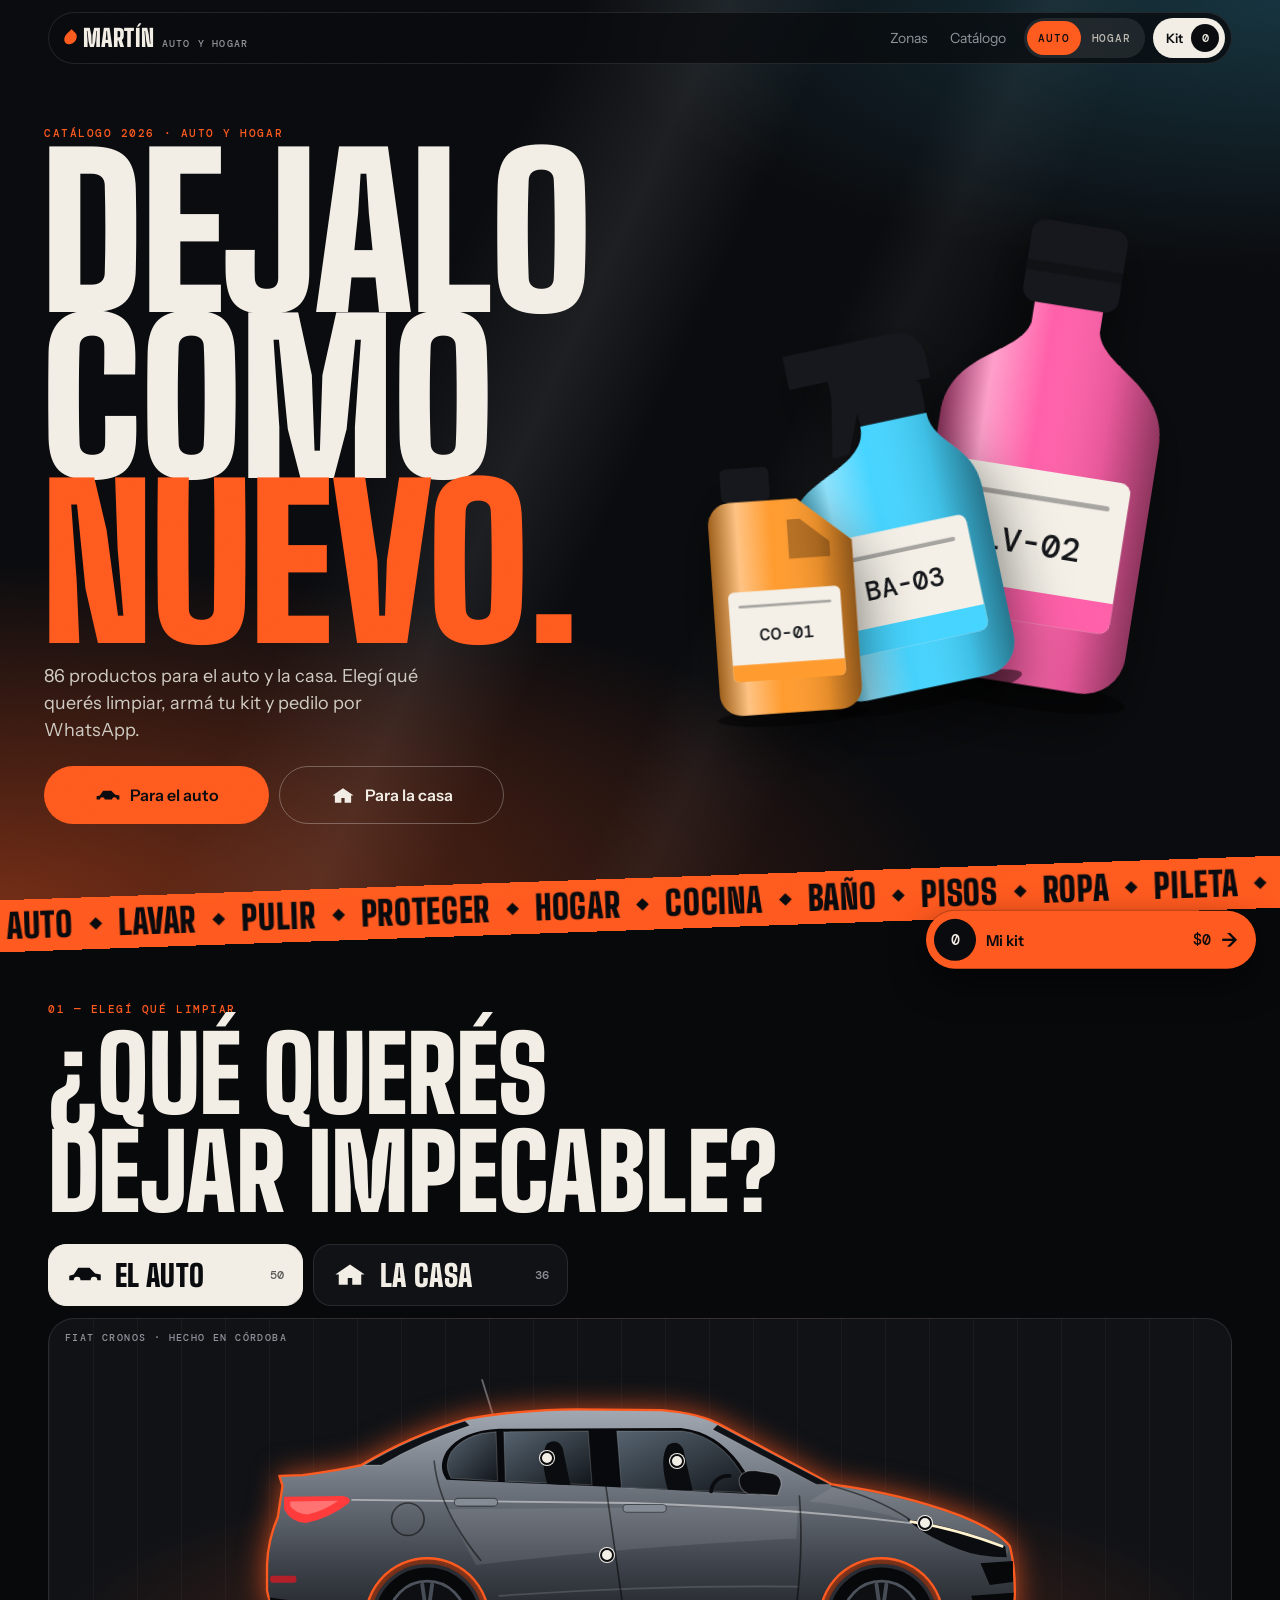
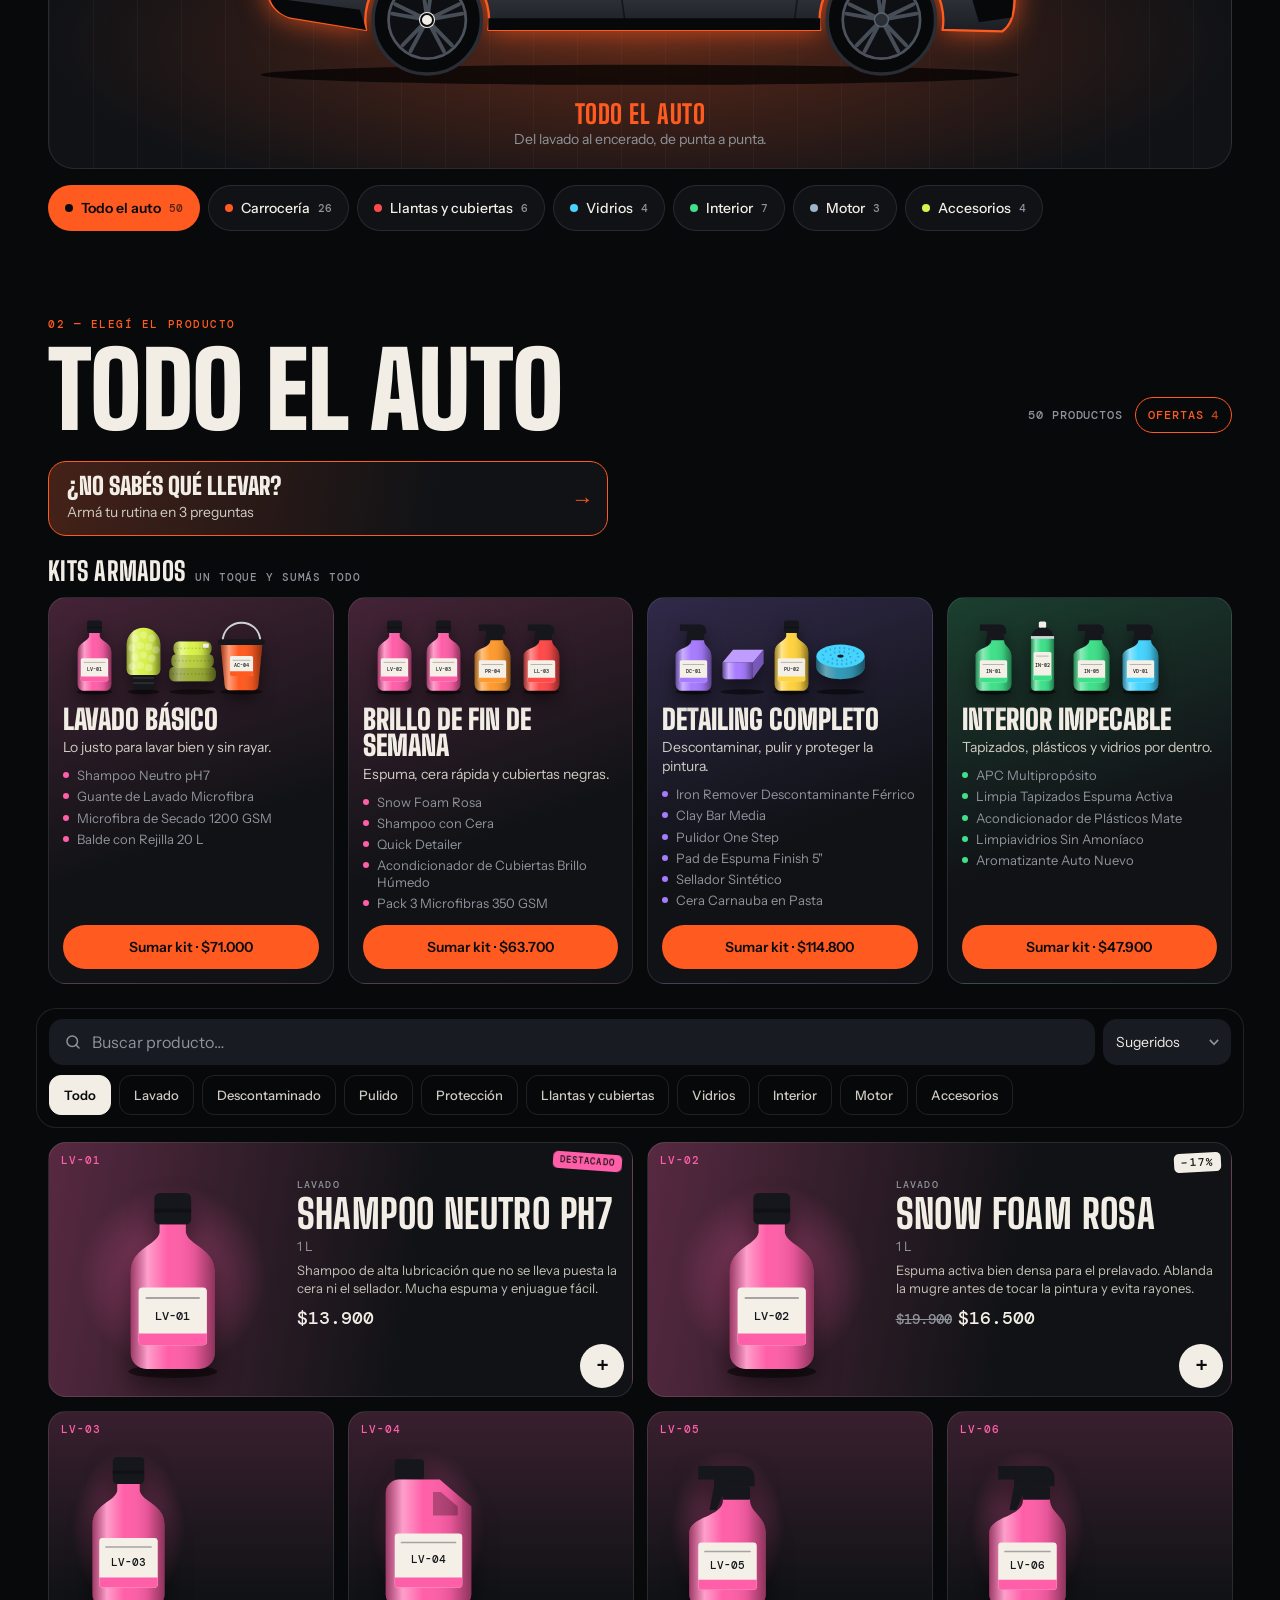
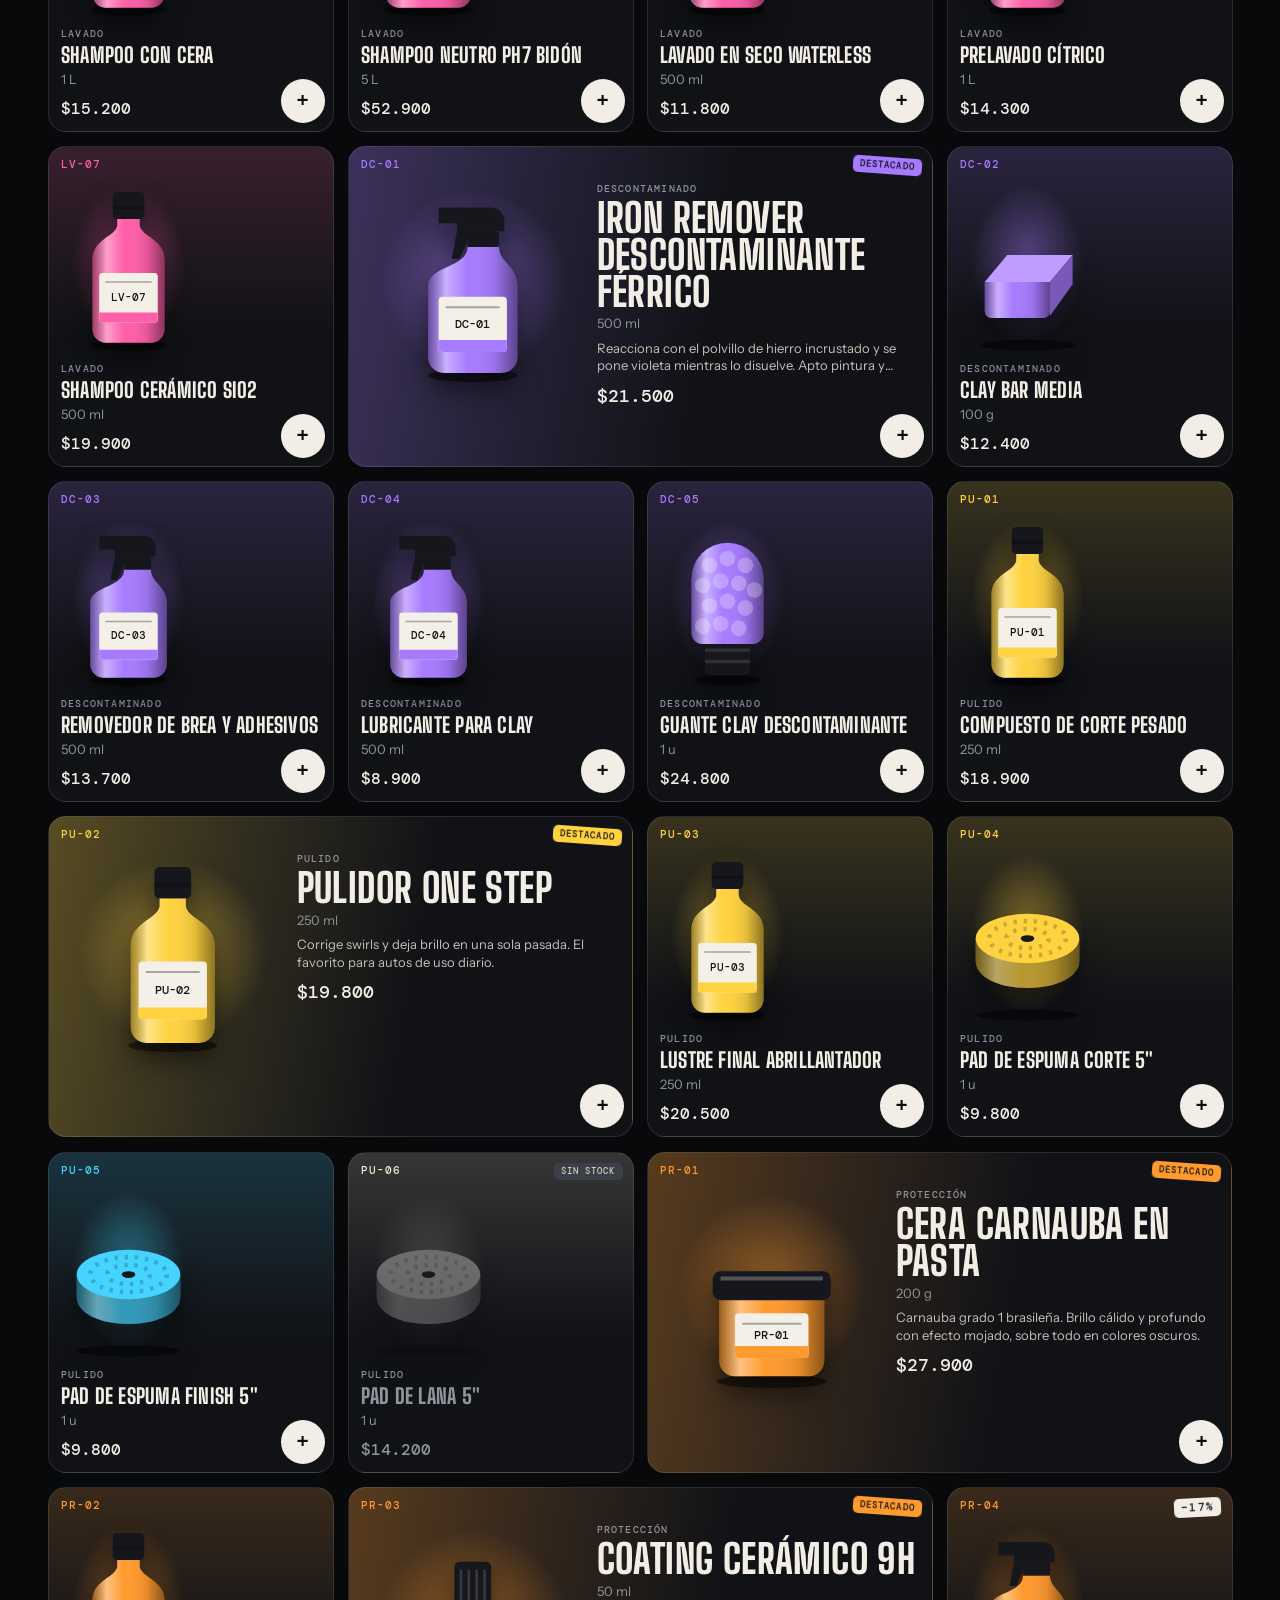
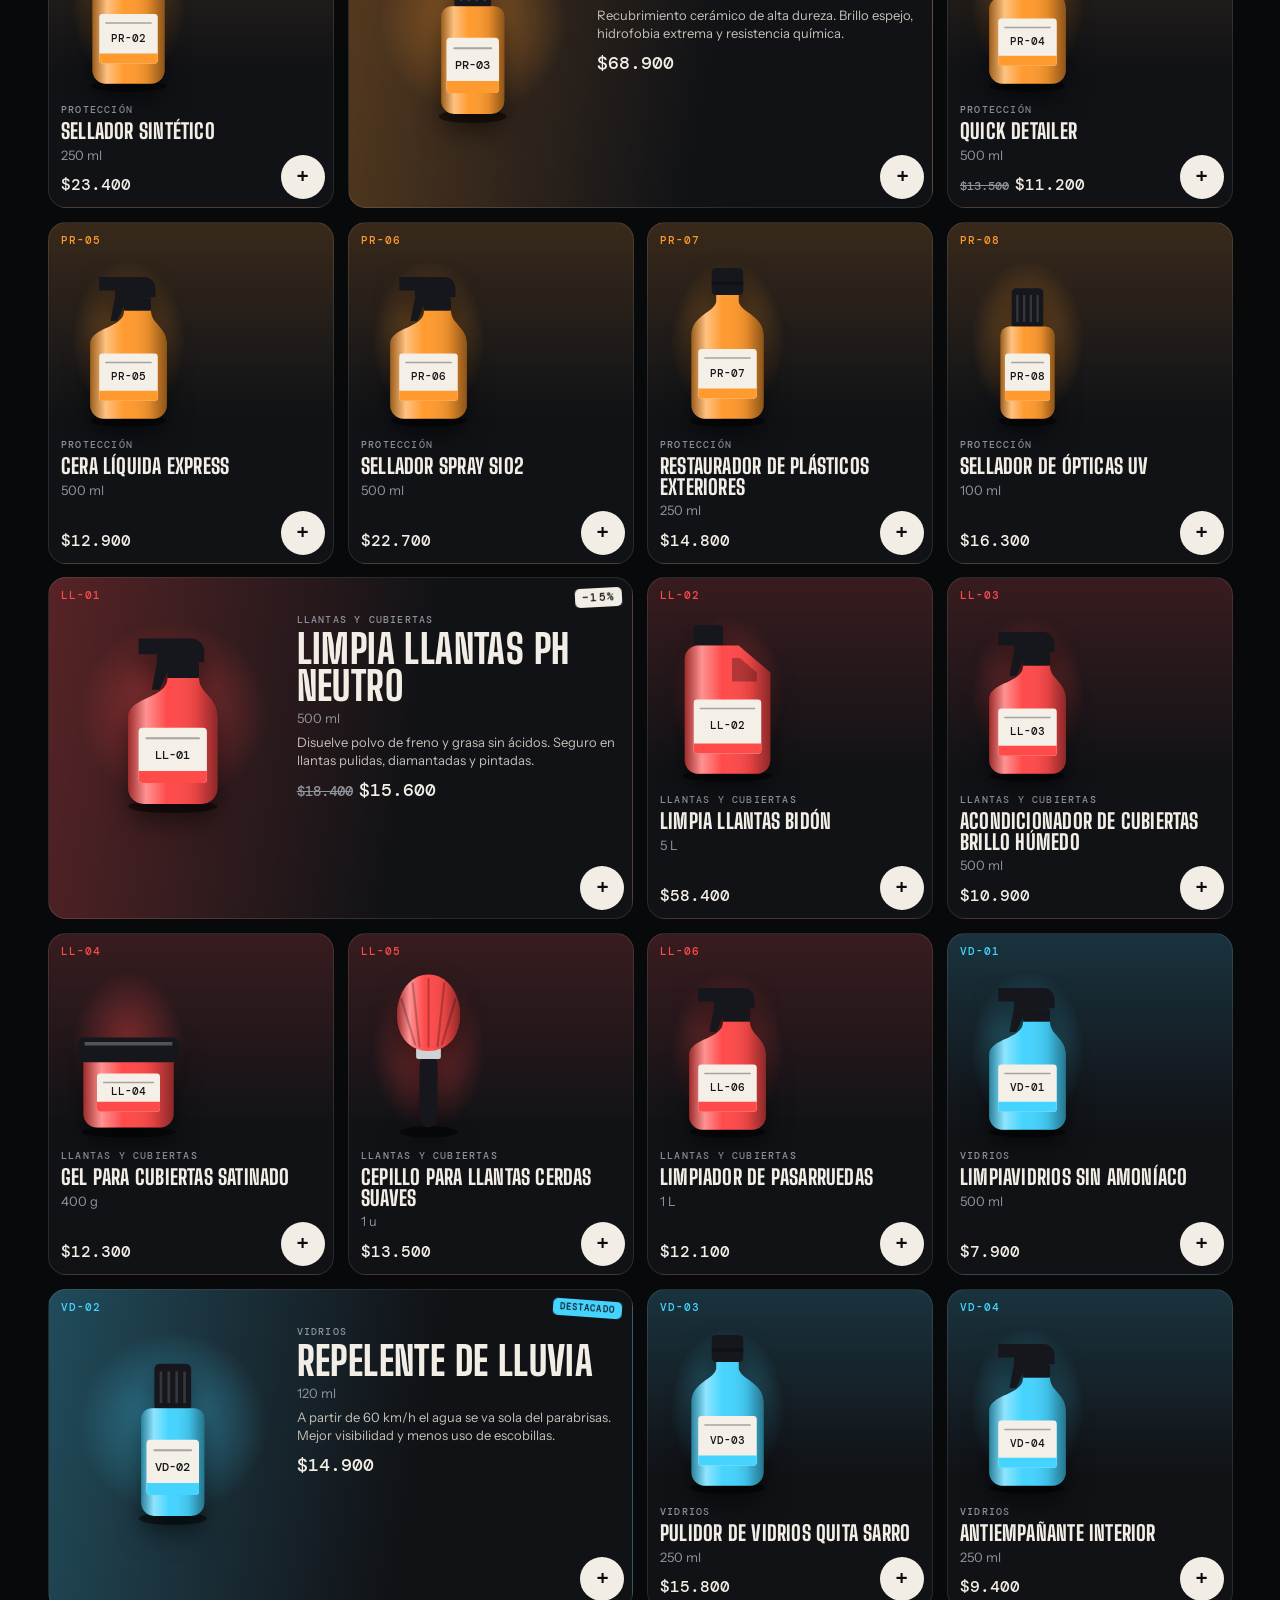
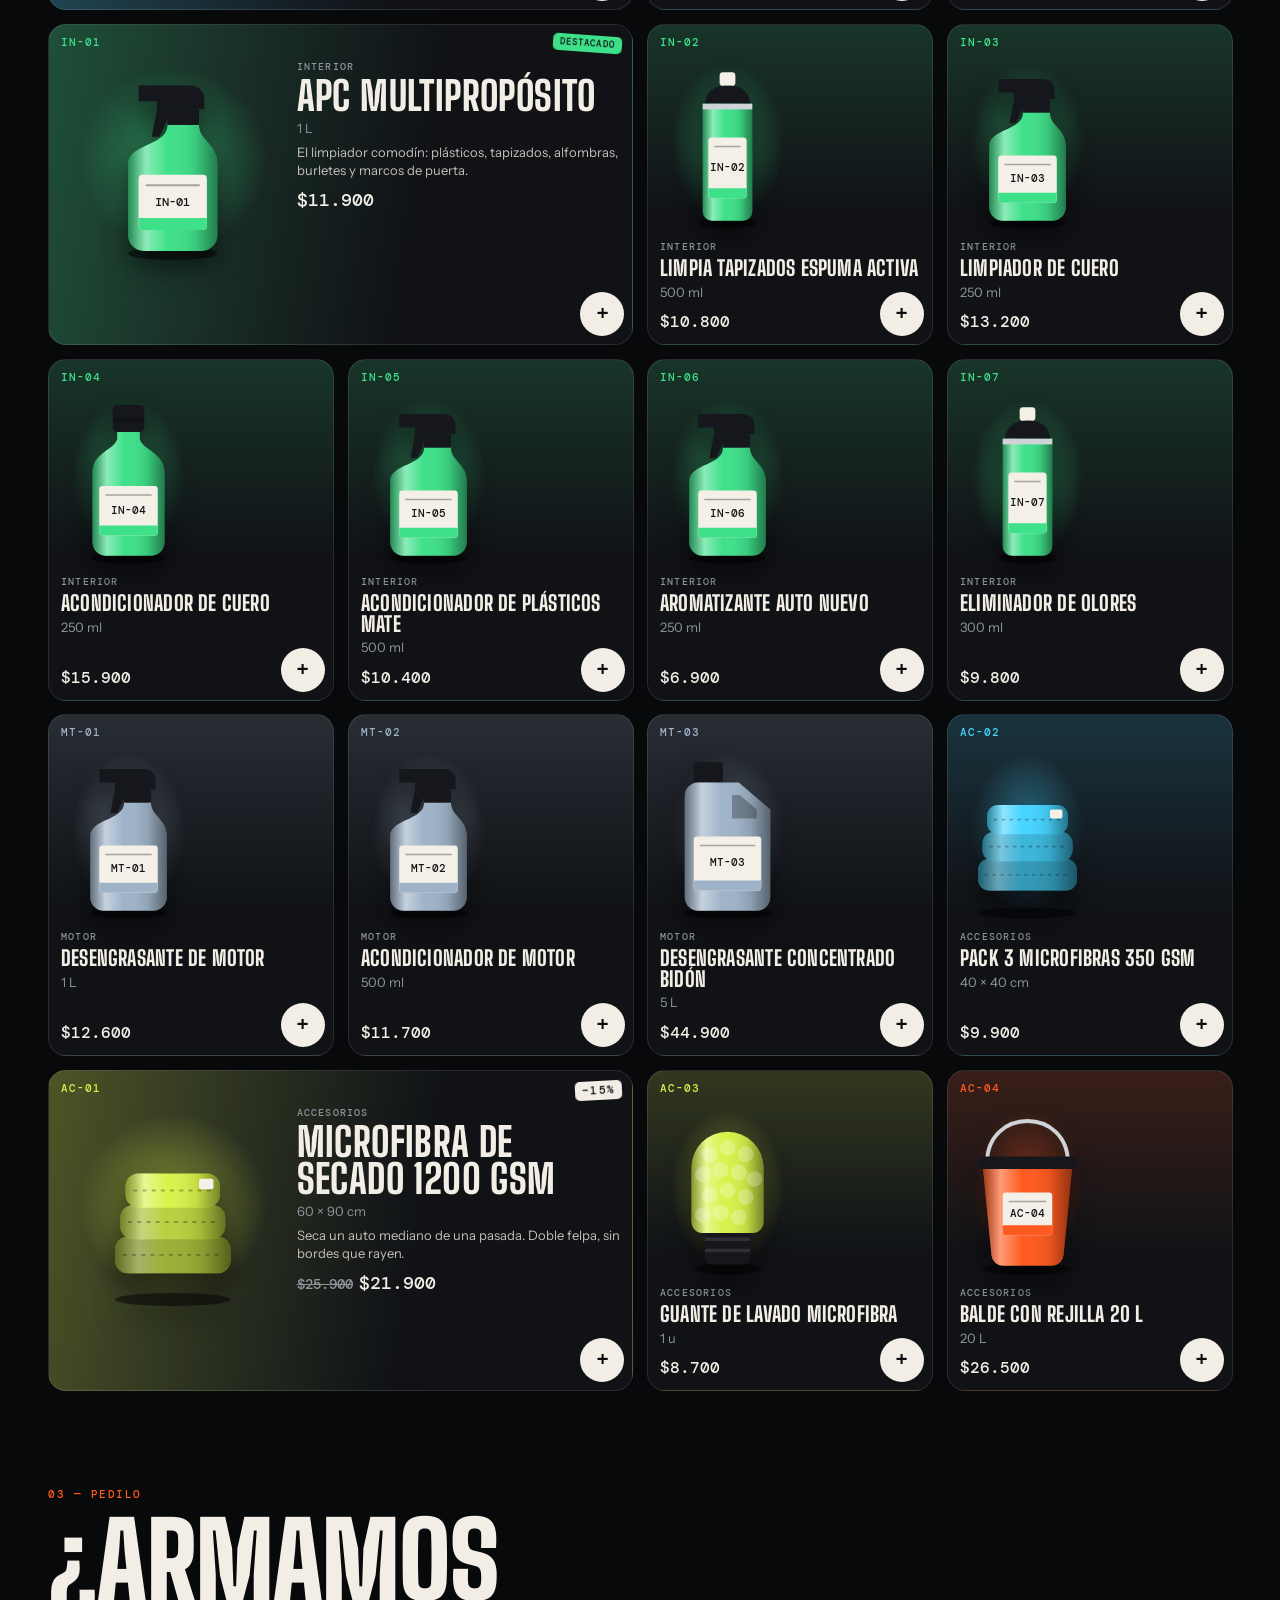
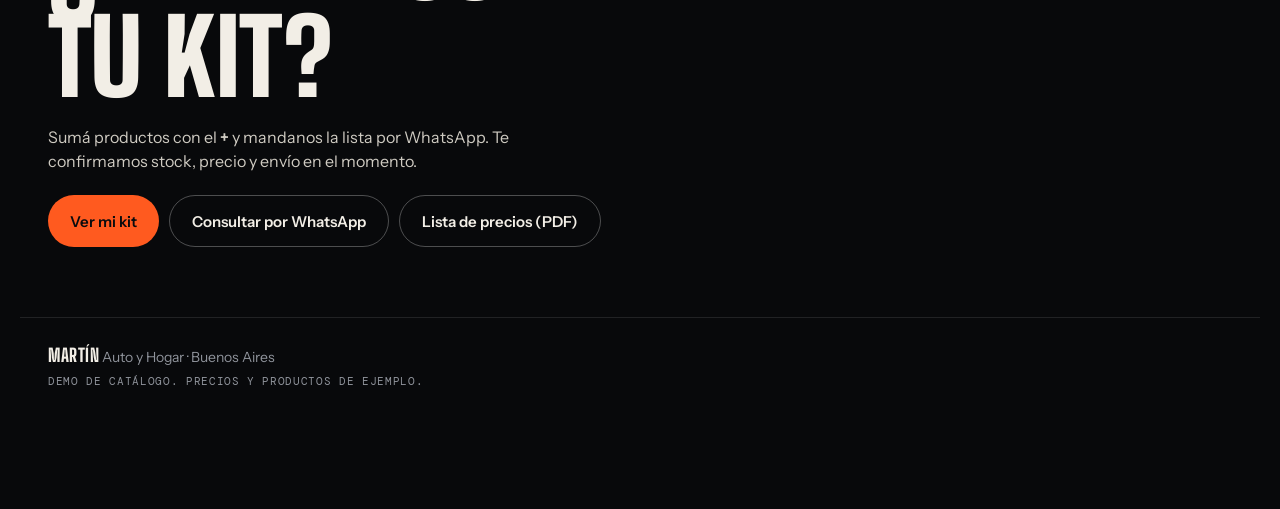
<file: index.html>
<!doctype html>
<html lang="es-AR">
<head>
<meta charset="utf-8">
<meta name="viewport" content="width=device-width, initial-scale=1, viewport-fit=cover">
<meta name="theme-color" content="#08090b">
<title>Martín Auto y Hogar — Catálogo de limpieza para el auto y el hogar</title>
<meta name="description" content="Catálogo interactivo de productos de limpieza para el auto y el hogar. Elegí qué querés limpiar, armá tu kit y pedilo por WhatsApp.">
<meta property="og:type" content="website">
<meta property="og:title" content="Martín Auto y Hogar — Catálogo de limpieza">
<meta property="og:description" content="Productos de limpieza para el auto y la casa. Elegí qué querés limpiar, armá tu kit y pedilo por WhatsApp.">
<meta property="og:url" content="https://catalogo-martin.vercel.app/">
<meta property="og:image" content="https://catalogo-martin.vercel.app/og.png">
<meta property="og:image:width" content="1200">
<meta property="og:image:height" content="630">
<meta name="twitter:card" content="summary_large_image">
<link rel="icon" href="data:image/svg+xml,%3Csvg xmlns='http://www.w3.org/2000/svg' viewBox='0 0 64 64'%3E%3Crect width='64' height='64' rx='14' fill='%2308090b'/%3E%3Cpath d='M32 10C22 24 16 32 16 40a16 16 0 0 0 32 0c0-8-6-16-16-30z' fill='%23ff5a1f'/%3E%3C/svg%3E">
<link rel="manifest" href="manifest.webmanifest">
<link rel="apple-touch-icon" href="icono-192.png">
<link rel="preconnect" href="https://fonts.googleapis.com">
<link rel="preconnect" href="https://fonts.gstatic.com" crossorigin>
<link href="https://fonts.googleapis.com/css2?family=Big+Shoulders+Display:wght@600;800;900&family=DM+Mono:wght@400;500&family=Instrument+Sans:wght@400;500;600&display=swap" rel="stylesheet">
<link rel="stylesheet" href="styles.css">
</head>
<body>

<!-- Sombreado compartido por los dibujos de envases -->
<svg width="0" height="0" style="position:absolute" aria-hidden="true" focusable="false">
  <defs>
    <linearGradient id="sh" x1="0" y1="0" x2="1" y2="0">
      <stop offset="0" stop-color="#000" stop-opacity=".38"/>
      <stop offset=".2" stop-color="#fff" stop-opacity=".4"/>
      <stop offset=".44" stop-color="#fff" stop-opacity="0"/>
      <stop offset=".76" stop-color="#000" stop-opacity=".1"/>
      <stop offset="1" stop-color="#000" stop-opacity=".45"/>
    </linearGradient>
  </defs>
</svg>

<a class="salto" href="#catalogo">Ir al catálogo</a>

<header class="top">
  <a class="marca" href="#hero" aria-label="Inicio">
    <span class="marca__gota" aria-hidden="true"></span>
    <b data-tienda="nombre">MARTÍN</b>
    <i data-tienda="bajada">Auto y Hogar</i>
  </a>
  <nav class="top__nav" aria-label="Secciones">
    <a href="#mapa">Zonas</a>
    <a href="#catalogo">Catálogo</a>
  </nav>
  <div class="top__mundos" role="group" aria-label="Qué querés limpiar">
    <button type="button" data-ir-mundo="auto" aria-pressed="true">Auto</button>
    <button type="button" data-ir-mundo="hogar" aria-pressed="false">Hogar</button>
  </div>
  <button class="top__kit" id="btnKit" type="button" aria-label="Abrir mi kit">
    Kit <span id="kitN">0</span>
  </button>
</header>

<main>

  <!-- ============ HERO: se lava con el dedo ============ -->
  <section class="hero" id="hero">
    <div class="hero__env" id="heroEnv" aria-hidden="true"></div>

    <div class="hero__txt">
      <p class="kicker">Catálogo 2026 · Auto y hogar</p>
      <h1><span>Dejalo</span><span>como</span><span><em>nuevo.</em></span></h1>
      <p class="hero__sub"><span id="heroTotal">86</span> productos para el auto y la casa. Elegí qué querés limpiar, armá tu kit y pedilo por WhatsApp.</p>
      <div class="hero__acc">
        <button class="btn btn--ac" type="button" data-ir-mundo="auto">
          <svg viewBox="0 0 32 20" aria-hidden="true"><path d="M2 15v-4l4-1 4-6h10l5 5 5 1v5h-3a3 3 0 0 0-6 0h-9a3 3 0 0 0-6 0z"/></svg>
          Para el auto
        </button>
        <button class="btn btn--linea" type="button" data-ir-mundo="hogar">
          <svg viewBox="0 0 32 20" aria-hidden="true"><path d="M16 1L3 10h3v9h8v-6h4v6h8v-9h3z"/></svg>
          Para la casa
        </button>
      </div>
    </div>
  </section>

  <div class="cinta" aria-hidden="true">
    <div class="cinta__pista">
      <span>Auto</span><span>Lavar</span><span>Pulir</span><span>Proteger</span><span>Hogar</span><span>Cocina</span><span>Baño</span><span>Pisos</span><span>Ropa</span><span>Pileta</span>
      <span>Auto</span><span>Lavar</span><span>Pulir</span><span>Proteger</span><span>Hogar</span><span>Cocina</span><span>Baño</span><span>Pisos</span><span>Ropa</span><span>Pileta</span>
    </div>
  </div>

  <!-- ============ MAPA: elegí la zona del auto ============ -->
  <section class="sec mapa" id="mapa">
    <p class="kicker rev">01 — Elegí qué limpiar</p>
    <h2 class="rev">¿Qué querés<br>dejar impecable?</h2>

    <div class="mundos rev" role="group" aria-label="Qué querés limpiar">
      <button class="mundo" type="button" data-ir-mundo="auto" aria-pressed="true">
        <svg viewBox="0 0 32 20" aria-hidden="true"><path d="M2 15v-4l4-1 4-6h10l5 5 5 1v5h-3a3 3 0 0 0-6 0h-9a3 3 0 0 0-6 0z"/></svg>
        <b>El auto</b><i></i>
      </button>
      <button class="mundo" type="button" data-ir-mundo="hogar" aria-pressed="false">
        <svg viewBox="0 0 32 20" aria-hidden="true"><path d="M16 1L3 10h3v9h8v-6h4v6h8v-9h3z"/></svg>
        <b>La casa</b><i></i>
      </button>
    </div>

    <div class="auto rev" id="auto" data-zona="todo" data-mundo="auto">
      <div class="auto__lienzo" data-lienzo="auto">
        <svg class="auto__svg" viewBox="8 124 1008 404" role="img" aria-label="Fiat Cronos de perfil con zonas para elegir">
          <defs>
            <linearGradient id="gCarro" x1="0" y1="0" x2="0" y2="1">
              <stop offset="0" stop-color="#a3a9b3"/><stop offset=".34" stop-color="#70767f"/><stop offset=".7" stop-color="#3e434b"/><stop offset="1" stop-color="#1b1e23"/>
            </linearGradient>
            <linearGradient id="gVidrio" x1="0" y1="0" x2="1" y2="1">
              <stop offset="0" stop-color="#56636f"/><stop offset="1" stop-color="#12161b"/>
            </linearGradient>
          </defs>
          <ellipse class="auto__sombra" cx="512" cy="514" rx="490" ry="13"/>
          <path class="auto__antena" d="M322 178L308 133"/>

          <!-- carrocería calcada del Cronos: capot corto, techo caído y baúl alto con alerón -->
          <path class="auto__carro" fill="url(#gCarro)" d="M158 456L60 440Q34 432 30 405L30 372Q31 340 44 310L50 270L46 257L76 256Q120 250 152 243Q215 205 290 183Q350 172 430 171L540 172Q590 176 618 192L760 268Q850 280 925 308Q975 328 990 348Q998 380 996 420Q995 448 980 458L903 456A80 80 0 1 0 745 456L316 456A80 80 0 1 0 158 456Z"/>
          <path class="auto__luz" d="M262 300L716 296L714 338Q500 348 300 372Z"/>
          <path class="auto__capot" d="M762 271Q850 282 925 310Q975 330 989 350L986 361Q930 331 860 316Q800 296 730 290Z"/>
          <path class="auto__reflejo" d="M862 318Q700 298 500 292L140 288"/>
          <path class="auto__linea auto__linea--suave" d="M330 412Q520 398 716 400"/>
          <path fill="#07080a" d="M316 441L745 441L745 456L316 456Z"/>
          <path fill="#07080a" d="M60 440Q40 434 33 414L150 430L158 456Z"/>

          <!-- vidrios: parabrisas, luneta y tres paños con parantes negros -->
          <path class="auto__vidrio" fill="#0e1116" d="M612 191L758 268L740 268L606 197Z"/>
          <path class="auto__vidrio" fill="#0e1116" d="M286 186Q215 207 156 243L178 243Q228 213 292 192Z"/>
          <path fill="#08090c" d="M668 281L640 240Q610 200 565 195L330 196Q282 198 262 225Q250 245 262 262L450 270Z"/>
          <path class="auto__vidrio" fill="url(#gVidrio)" d="M660 279L634 240Q606 204 566 199L482 199L488 272Z"/>
          <path class="auto__vidrio" fill="url(#gVidrio)" d="M445 199L336 200L338 264L450 268.5Z"/>
          <path class="auto__vidrio" fill="url(#gVidrio)" d="M326 200Q286 202 268 226Q258 244 268 260L328 263.5Z"/>
          <g class="auto__asiento">
            <path d="M548 275q-12-40 0-58q14-8 20 6l12 53z"/>
            <path d="M392 267q-10-36 0-52q14-8 20 6l10 48z"/>
            <path class="auto__volante" d="M604 277a22 22 0 0 1 24-20"/>
          </g>

          <path class="auto__linea" d="M246 238Q252 300 306 366M468 271L492 441M718 283Q724 360 712 441M760 270Q820 286 860 313"/>
          <circle class="auto__linea" cx="212" cy="313" r="21"/>
          <rect class="auto__manija" x="272" y="286" width="56" height="10" rx="5"/>
          <rect class="auto__manija" x="490" y="294" width="56" height="10" rx="5"/>
          <path d="M640 262Q642 250 660 250L684 254Q696 258 694 270L690 282L652 280Q640 276 640 262Z" fill="#0b0c0f" stroke="rgba(255,255,255,.28)" stroke-width="1.5"/>

          <!-- ópticas, parrilla y tomas -->
          <path d="M52 284L128 283Q140 285 136 292Q110 312 80 318Q60 316 52 300Z" fill="#ff3b3b"/>
          <path d="M60 290L122 289Q104 302 82 307Q66 305 60 296Z" fill="#ff8a8a" opacity=".7"/>
          <rect x="34" y="386" width="34" height="9" rx="3" fill="#b3202a"/>
          <path d="M857 313Q920 322 984 348L986 362Q950 362 925 352Q880 335 857 313Z" fill="#0b0c0f"/>
          <path d="M862 316Q920 325 980 348" fill="none" stroke="#fff4cf" stroke-width="3.5" stroke-linecap="round"/>
          <path d="M952 370L994 367L994 394L964 398Z" fill="#07080a"/>
          <path d="M940 412L995 408L992 440L950 446Z" fill="#07080a"/>

          <g class="auto__rueda" transform="translate(237 443)">
            <circle r="70"/>
            <circle class="auto__llanta" r="50"/>
            <path class="auto__rayo" d="M0 0L-6.4-45.6M0 0L6.4-45.6M0 0L41.3-20.2M0 0L45.3-8M0 0L32 33.1M0 0L21.6 40.6M0 0L-21.6 40.6M0 0L-32 33.1M0 0L-45.3-8M0 0L-41.3-20.2"/>
            <circle class="auto__centro" r="9"/>
          </g>
          <g class="auto__rueda" transform="translate(824 443)">
            <circle r="70"/>
            <circle class="auto__llanta" r="50"/>
            <path class="auto__rayo" d="M0 0L-6.4-45.6M0 0L6.4-45.6M0 0L41.3-20.2M0 0L45.3-8M0 0L32 33.1M0 0L21.6 40.6M0 0L-21.6 40.6M0 0L-32 33.1M0 0L-45.3-8M0 0L-41.3-20.2"/>
            <circle class="auto__centro" r="9"/>
          </g>
        </svg>

        <button class="punto" type="button" data-zona="carroceria" style="left:45.8%;top:58.4%"><span>Carrocería</span></button>
        <button class="punto" type="button" data-zona="vidrios"    style="left:54.8%;top:28.2%"><span>Vidrios</span></button>
        <button class="punto" type="button" data-zona="interior"   style="left:38.1%;top:27.2%"><span>Interior</span></button>
        <button class="punto" type="button" data-zona="motor"      style="left:86.5%;top:48%"><span>Motor</span></button>
        <button class="punto" type="button" data-zona="ruedas"     style="left:22.7%;top:79%"><span>Llantas</span></button>
      </div>

      <!-- La casa en corte: cada ambiente es una zona -->
      <div class="auto__lienzo" data-lienzo="hogar" hidden>
        <svg class="auto__svg" viewBox="0 0 1008 404" role="img" aria-label="Casa en corte con ambientes para elegir">
          <defs>
            <linearGradient id="gTecho" x1="0" y1="0" x2="0" y2="1">
              <stop offset="0" stop-color="#a3a9b3"/><stop offset="1" stop-color="#3e434b"/>
            </linearGradient>
          </defs>
          <ellipse class="auto__sombra" cx="504" cy="388" rx="480" ry="11"/>
          <path class="casa__suelo" d="M30 372H985"/>

          <rect class="casa__techo" fill="url(#gTecho)" x="540" y="50" width="34" height="62"/>
          <path class="casa__techo" fill="url(#gTecho)" d="M118 126L400 34L682 126L682 138L118 138Z"/>
          <rect class="casa__muro" x="150" y="130" width="500" height="242"/>

          <!-- BAÑO -->
          <g class="casa__zona" data-z="bano">
            <rect class="casa__fondo" x="158" y="138" width="238" height="106"/>
            <path class="casa__reja" d="M158 173H396M158 208H396M218 138V244M278 138V244M338 138V244"/>
            <path class="casa__t" d="M192 204V162q0-10 10-10h10l8 8"/>
            <path class="casa__t casa__fino" d="M210 172v7M220 168v7M228 174v7"/>
            <path class="casa__r" d="M178 204h118v22a14 14 0 0 1-14 14h-90a14 14 0 0 1-14-14z"/>
            <path class="casa__t" d="M172 204h130M196 240v4M278 240v4"/>
            <circle class="casa__t" cx="338" cy="164" r="13"/>
            <rect class="casa__r" x="354" y="188" width="24" height="28" rx="3"/>
            <path class="casa__r" d="M320 214h38v8q0 14-16 16h-8q-14-4-14-24z"/>
            <path class="casa__t" d="M332 238v6M346 238v6"/>
          </g>

          <!-- ROPA -->
          <g class="casa__zona" data-z="ropa">
            <rect class="casa__fondo" x="404" y="138" width="238" height="106"/>
            <path class="casa__t" d="M512 158Q572 170 632 158"/>
            <path class="casa__r" d="M534 163l8-3 6 4 6-4 8 3-4 10-4-2v22h-12v-22l-4 2z"/>
            <rect class="casa__r" x="580" y="166" width="22" height="34" rx="2"/>
            <path class="casa__r" d="M612 163h8v18l8 6v6h-12l-4-8z"/>
            <rect class="casa__r" x="424" y="176" width="70" height="68" rx="6"/>
            <circle class="casa__t" cx="459" cy="216" r="20"/><circle class="casa__t" cx="459" cy="216" r="11"/>
            <path class="casa__t" d="M434 186h20M478 186h8"/>
            <path class="casa__r" d="M548 216h60l-6 28h-48z"/>
            <path class="casa__t casa__fino" d="M562 222v16M578 222v16M594 222v16"/>
          </g>

          <!-- COCINA -->
          <g class="casa__zona" data-z="cocina">
            <rect class="casa__fondo" x="158" y="254" width="238" height="112"/>
            <rect class="casa__r" x="172" y="266" width="70" height="28" rx="3"/>
            <path class="casa__t casa__fino" d="M207 266v28"/>
            <path class="casa__r" d="M264 266h44v10l10 14h-64l10-14z"/>
            <path class="casa__t casa__fino" d="M278 306q4-5 0-10M292 306q4-5 0-10"/>
            <path class="casa__r" d="M268 312h34v14h-34z"/>
            <path class="casa__t" d="M262 316h6M302 316h6"/>
            <path class="casa__t" d="M200 326v-14q0-8 8-8h6v7"/>
            <rect class="casa__r" x="172" y="326" width="164" height="40" rx="3"/>
            <path class="casa__t" d="M166 326h176"/>
            <rect class="casa__t" x="260" y="336" width="54" height="22" rx="3"/>
            <rect class="casa__r" x="348" y="280" width="40" height="86" rx="5"/>
            <path class="casa__t" d="M348 312h40M356 294v9M356 322v16"/>
          </g>

          <!-- PISOS Y MUEBLES -->
          <g class="casa__zona" data-z="living">
            <rect class="casa__fondo" x="404" y="254" width="238" height="112"/>
            <rect class="casa__t" x="452" y="270" width="42" height="28" rx="2"/>
            <rect class="casa__t" x="582" y="270" width="44" height="50" rx="3"/>
            <path class="casa__t casa__fino" d="M604 270v50M582 295h44"/>
            <rect class="casa__r" x="428" y="310" width="118" height="36" rx="10"/>
            <rect class="casa__r" x="420" y="334" width="134" height="24" rx="9"/>
            <path class="casa__t" d="M434 358v8M540 358v8"/>
            <path class="casa__t" d="M606 344q-2-14-12-18M606 344q0-16 6-22M606 344q6-10 14-12"/>
            <path class="casa__r" d="M594 344h24l-4 22h-16z"/>
            <path class="casa__brillo" d="M572 346l2.5 6 6 2.5-6 2.5-2.5 6-2.5-6-6-2.5 6-2.5z"/>
            <path class="casa__brillo" d="M412 352l1.8 4.2 4.2 1.8-4.2 1.8-1.8 4.2-1.8-4.2-4.2-1.8 4.2-1.8z"/>
          </g>

          <path class="casa__losa" d="M150 244H650V254H150ZM396 138H404V366H396Z"/>

          <!-- PATIO Y PILETA -->
          <g class="casa__zona" data-z="patio">
            <path class="casa__reja" d="M668 330H985M690 320v52M734 320v52M778 320v52M822 320v52M866 320v52M910 320v52M954 320v52"/>
            <path class="casa__t" d="M716 372V294"/>
            <path class="casa__r" d="M670 300Q716 256 762 300Z"/>
            <path class="casa__agua" d="M806 354H966V372H806Z"/>
            <path class="casa__t" d="M806 354q10-6 20 0t20 0t20 0t20 0t20 0t20 0t20 0t20 0"/>
            <path class="casa__t" d="M820 372v-32q0-8 8-8M836 372v-32q0-8 8-8"/>
          </g>

          <!-- TRAPOS Y ACCESORIOS -->
          <g class="casa__zona" data-z="utiles">
            <path class="casa__t" d="M146 258L124 354"/>
            <path class="casa__r" d="M114 352h20l6 20h-32z"/>
            <path class="casa__t" d="M56 338q20-24 40 0"/>
            <path class="casa__r" d="M54 338h44l-5 34H59z"/>
          </g>
        </svg>

        <button class="punto" type="button" data-zona="bano"   style="left:25.6%;top:43.6%"><span>Baño</span></button>
        <button class="punto" type="button" data-zona="ropa"   style="left:51.6%;top:50.2%"><span>Ropa</span></button>
        <button class="punto" type="button" data-zona="cocina" style="left:23.4%;top:85.6%"><span>Cocina</span></button>
        <button class="punto" type="button" data-zona="living" style="left:47%;top:85.6%"><span>Pisos y muebles</span></button>
        <button class="punto" type="button" data-zona="patio"  style="left:87.9%;top:80.7%"><span>Patio y pileta</span></button>
        <button class="punto" type="button" data-zona="utiles" style="left:7.5%;top:76.2%"><span>Trapos</span></button>
      </div>

      <p class="auto__modelo" id="autoRotulo">Fiat Cronos · hecho en Córdoba</p>

<p class="auto__info" aria-live="polite">
        <b id="zonaNombre">Todo el auto</b>
        <span id="zonaFrase">El catálogo completo, de punta a punta.</span>
      </p>
    </div>

    <div class="pildoras rev" id="zonas" role="group" aria-label="Zonas del auto"></div>
  </section>

  <!-- ============ CATÁLOGO ============ -->
  <section class="sec catalogo" id="catalogo">
    <p class="kicker">02 — Elegí el producto</p>
    <div class="catalogo__cab">
      <h2 id="catTitulo">Todo el auto</h2>
      <div class="catalogo__lado">
        <p class="catalogo__cuenta" id="catCuenta" aria-live="polite"></p>
        <button class="ofertas" id="btnOfertas" type="button" aria-pressed="false" hidden>Ofertas <i></i></button>
      </div>
    </div>

    <div class="combos" id="combos" hidden></div>

    <div class="barra" id="barra">
      <div class="barra__fila">
        <label class="buscar">
          <span class="vh">Buscar producto</span>
          <svg viewBox="0 0 24 24" aria-hidden="true"><circle cx="11" cy="11" r="7"/><path d="M20 20l-4-4"/></svg>
          <input id="q" type="search" placeholder="Buscar producto…" autocomplete="off" enterkeyhint="search">
        </label>
        <label class="orden">
          <span class="vh">Ordenar</span>
          <select id="orden">
            <option value="rel">Sugeridos</option>
            <option value="menor">Menor precio</option>
            <option value="mayor">Mayor precio</option>
            <option value="az">A → Z</option>
          </select>
        </label>
      </div>
      <div class="sugeridos" id="sugeridos" hidden></div>
      <div class="chips" id="chips" role="group" aria-label="Etapas"></div>
    </div>

    <div class="grid" id="grid"></div>
  </section>

  <!-- ============ CIERRE ============ -->
  <section class="sec cierre">
    <p class="kicker rev">03 — Pedilo</p>
    <h2 class="rev">¿Armamos<br>tu kit?</h2>
    <p class="cierre__txt rev">Sumá productos con el <b>+</b> y mandanos la lista por WhatsApp. Te confirmamos stock, precio y envío en el momento.</p>
    <div class="cierre__acc rev">
      <button class="btn btn--ac" type="button" id="btnKit2">Ver mi kit</button>
      <a class="btn btn--linea" id="waDirecto" target="_blank" rel="noopener">Consultar por WhatsApp</a>
      <button class="btn btn--linea" type="button" id="btnLista">Lista de precios (PDF)</button>
    </div>
  </section>
</main>

<footer class="pie">
  <p><b data-tienda="nombre">MARTÍN</b> <span data-tienda="bajada">Auto y Hogar</span> · <span data-tienda="ciudad">Buenos Aires</span></p>
  <p class="pie__datos" id="pieDatos" hidden></p>
  <p class="pie__nota">Demo de catálogo. Precios y productos de ejemplo.</p>
</footer>

<!-- Barra flotante del kit -->
<button class="kitbar" id="kitbar" type="button" aria-label="Abrir mi kit">
  <span class="kitbar__n" id="kitbarN">0</span>
  <span class="kitbar__t">Mi kit</span>
  <span class="kitbar__p" id="kitbarP">$0</span>
  <span class="kitbar__f" aria-hidden="true">→</span>
</button>

<button class="arriba" id="btnArriba" type="button" aria-label="Volver a elegir zona">↑</button>

<div class="toast" id="toast" role="status" aria-live="polite"></div>

<!-- Lista de precios: solo se ve al imprimir o guardar como PDF -->
<div class="imprimir" id="imprimir" aria-hidden="true"></div>

<!-- ============ FICHA DE PRODUCTO ============ -->
<div class="ov" id="ovProd" aria-hidden="true">
  <div class="ov__fondo" data-cerrar></div>
  <section class="hoja hoja--prod" role="dialog" aria-modal="true" aria-labelledby="prodTit">
    <div class="hoja__agarre" data-agarre><i></i></div>
    <button class="x" type="button" data-cerrar aria-label="Cerrar">×</button>
    <div class="hoja__scroll" id="prodCuerpo"></div>
    <div class="compra" id="prodCompra"></div>
  </section>
</div>

<!-- ============ MI KIT ============ -->
<div class="ov" id="ovKit" aria-hidden="true">
  <div class="ov__fondo" data-cerrar></div>
  <section class="hoja hoja--kit" role="dialog" aria-modal="true" aria-labelledby="kitTit">
    <div class="hoja__agarre" data-agarre><i></i></div>
    <header class="hoja__cab">
      <div>
        <p class="kicker">Tu pedido</p>
        <h2 id="kitTit">Mi kit</h2>
      </div>
      <button class="x x--fija" type="button" data-cerrar aria-label="Cerrar">×</button>
    </header>
    <div class="hoja__scroll" id="kitCuerpo"></div>
    <div class="compra compra--kit" id="kitPie"></div>
  </section>
</div>

<!-- ============ ARMÁ TU RUTINA ============ -->
<div class="ov" id="ovGuia" aria-hidden="true">
  <div class="ov__fondo" data-cerrar></div>
  <section class="hoja hoja--kit hoja--guia" role="dialog" aria-modal="true" aria-labelledby="guiaTit">
    <div class="hoja__agarre" data-agarre><i></i></div>
    <header class="hoja__cab">
      <div>
        <p class="kicker" id="guiaPaso">Pregunta 1 de 3</p>
        <h2 id="guiaTit">Armá tu rutina</h2>
      </div>
      <button class="x x--fija" type="button" data-cerrar aria-label="Cerrar">×</button>
    </header>
    <div class="guia__avance" aria-hidden="true"><i id="guiaBarra"></i></div>
    <div class="hoja__scroll" id="guiaCuerpo"></div>
    <div class="compra compra--kit" id="guiaPie"></div>
  </section>
</div>

<!-- ============ PANEL DE CARGA ============ -->
<div class="ov" id="ovCarga" aria-hidden="true">
  <div class="ov__fondo" data-cerrar></div>
  <section class="hoja hoja--carga" role="dialog" aria-modal="true" aria-labelledby="cargaTit">
    <header class="hoja__cab">
      <div>
        <p class="kicker">Panel de carga · demo</p>
        <h2 id="cargaTit">Cargar productos</h2>
      </div>
      <button class="x x--fija" type="button" data-cerrar aria-label="Cerrar">×</button>
    </header>

    <div class="tabs" role="tablist">
      <button type="button" role="tab" data-tab="nuevo" aria-selected="true">Nuevo</button>
      <button type="button" role="tab" data-tab="excel" aria-selected="false">Pegar de Excel</button>
      <button type="button" role="tab" data-tab="lista" aria-selected="false">Lista <span id="cargaN"></span></button>
    </div>

    <div class="hoja__scroll">
      <!-- Nuevo / editar -->
      <form class="tabp form" id="fProd" data-panel="nuevo" novalidate>
        <div class="form__previa">
          <div class="form__dibujo" id="fPrevia"></div>
          <div>
            <p class="form__modo" id="fModo">Producto nuevo</p>
            <p class="form__ayuda">Con nombre, categoría y precio alcanza. El dibujo y el código se arman solos.</p>
          </div>
        </div>

        <label class="campo campo--ancho">Nombre *
          <input name="nombre" required maxlength="80" placeholder="Ej: Shampoo Neutro pH7">
        </label>
        <label class="campo">Categoría *
          <select name="categoria" id="fCat"></select>
        </label>
        <label class="campo">Precio *
          <input name="precio" required inputmode="numeric" placeholder="13900">
        </label>
        <label class="campo">Precio anterior
          <input name="precioAntes" inputmode="numeric" placeholder="Solo si está en oferta">
        </label>
        <label class="campo">Tamaño
          <input name="tamano" maxlength="24" placeholder="500 ml">
        </label>
        <label class="campo campo--ancho">Envase (dibujo)
          <select name="envase" id="fEnv"></select>
        </label>
        <label class="campo campo--ancho">Descripción
          <textarea name="descripcion" rows="3" maxlength="260" placeholder="Qué hace y por qué conviene."></textarea>
        </label>
        <label class="campo campo--ancho">Cómo se usa
          <textarea name="uso" rows="2" maxlength="220" placeholder="Pasos cortos de aplicación."></textarea>
        </label>
        <label class="campo campo--ancho">Datos cortos (separados por coma)
          <input name="tags" maxlength="90" placeholder="pH neutro, Dil. 1:200">
        </label>
        <div class="campo campo--ancho campo--foto">
          <span>Foto (opcional, reemplaza al dibujo)</span>
          <div class="foto">
            <label class="btn btn--linea btn--ch">Elegir foto<input type="file" id="fFoto" accept="image/*" hidden></label>
            <button type="button" class="btn btn--txt" id="fFotoQuitar" hidden>Quitar foto</button>
          </div>
        </div>
        <label class="check campo--ancho"><input type="checkbox" name="destacado"> Destacado (sale en grande)</label>
        <label class="check campo--ancho"><input type="checkbox" name="sinStock"> Sin stock (se muestra, pero no se puede pedir)</label>

        <p class="form__error campo--ancho" id="fError" role="alert" hidden></p>
        <div class="form__acc campo--ancho">
          <button class="btn btn--ac" type="submit" id="fGuardar">Agregar al catálogo</button>
          <button class="btn btn--linea" type="submit" id="fDuplicar" hidden>Guardar como nuevo</button>
          <button class="btn btn--txt" type="button" id="fCancelar" hidden>Cancelar edición</button>
        </div>
      </form>

      <!-- Pegar de Excel -->
      <div class="tabp" data-panel="excel" hidden>
        <p class="form__ayuda">Copiá las filas de tu Excel o Google Sheets y pegalas acá. Columnas, en este orden:</p>
        <p class="columnas"><span>Nombre</span><span>Categoría</span><span>Precio</span><span>Tamaño</span><span>Descripción</span><span>Precio anterior (opcional)</span></p>
        <label class="campo campo--ancho"><span class="vh">Filas pegadas</span>
          <textarea id="xTexto" rows="9" spellcheck="false" placeholder="Shampoo Neutro pH7&#9;Lavado&#9;13900&#9;1 L&#9;Alta lubricación, no saca la cera"></textarea>
        </label>
        <p class="form__ayuda" id="xInfo">Todavía no pegaste nada.</p>
        <div class="form__acc">
          <button class="btn btn--ac" type="button" id="xAgregar" disabled>Agregar productos</button>
        </div>
      </div>

      <!-- Lista -->
      <div class="tabp" data-panel="lista" hidden>
        <label class="buscar buscar--panel">
          <span class="vh">Buscar en la lista</span>
          <svg viewBox="0 0 24 24" aria-hidden="true"><circle cx="11" cy="11" r="7"/><path d="M20 20l-4-4"/></svg>
          <input id="lQ" type="search" placeholder="Buscar para editar o borrar…" autocomplete="off">
        </label>
        <ul class="lista" id="lLista"></ul>
      </div>
    </div>

    <footer class="carga__pie">
      <p id="cargaEstado"></p>
      <div>
        <button class="btn btn--ac btn--ch" type="button" id="btnExportar">Descargar productos.js</button>
        <button class="btn btn--linea btn--ch" type="button" id="btnCsv">Descargar para Excel</button>
        <button class="btn btn--linea btn--ch" type="button" id="btnRestaurar">Restaurar original</button>
      </div>
    </footer>
  </section>
</div>

<script src="config.js"></script>
<script src="productos.js"></script>
<script src="app.js"></script>
<script src="cargador.js"></script>
</body>
</html>
</file>
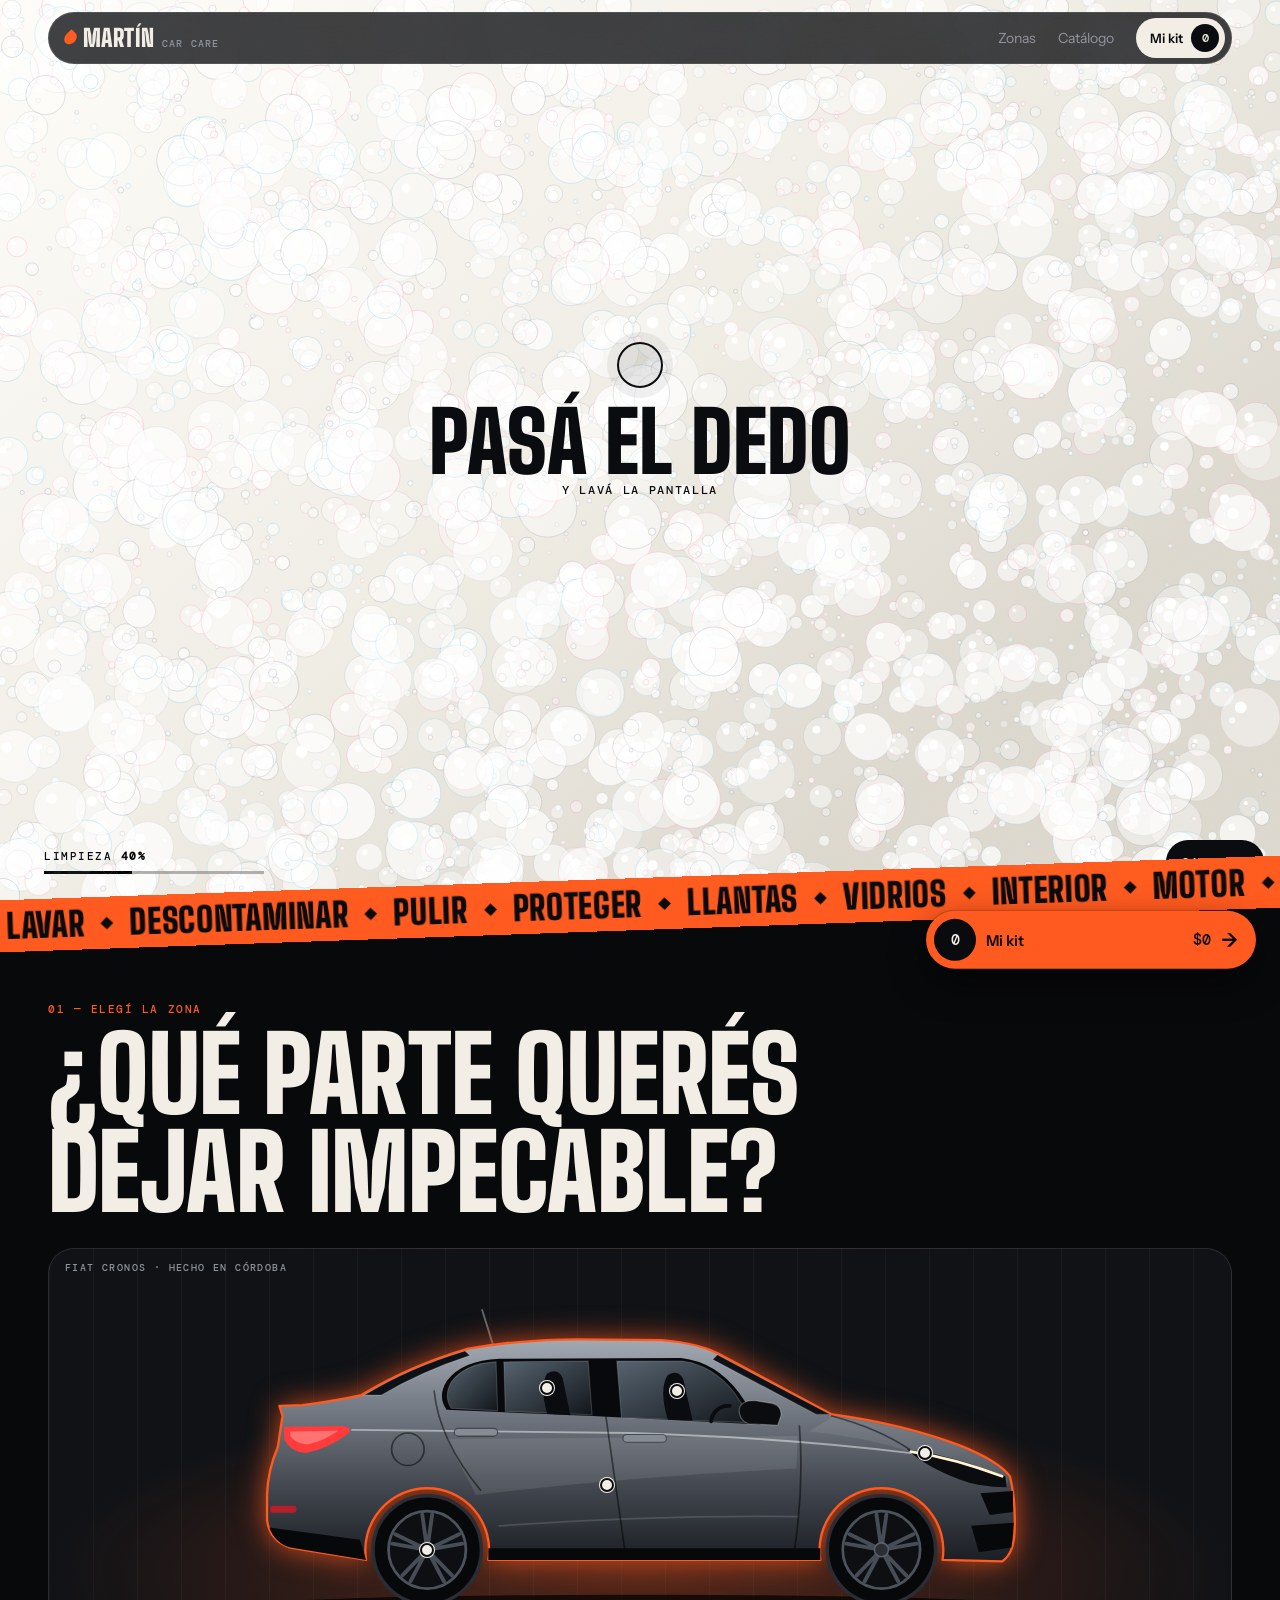
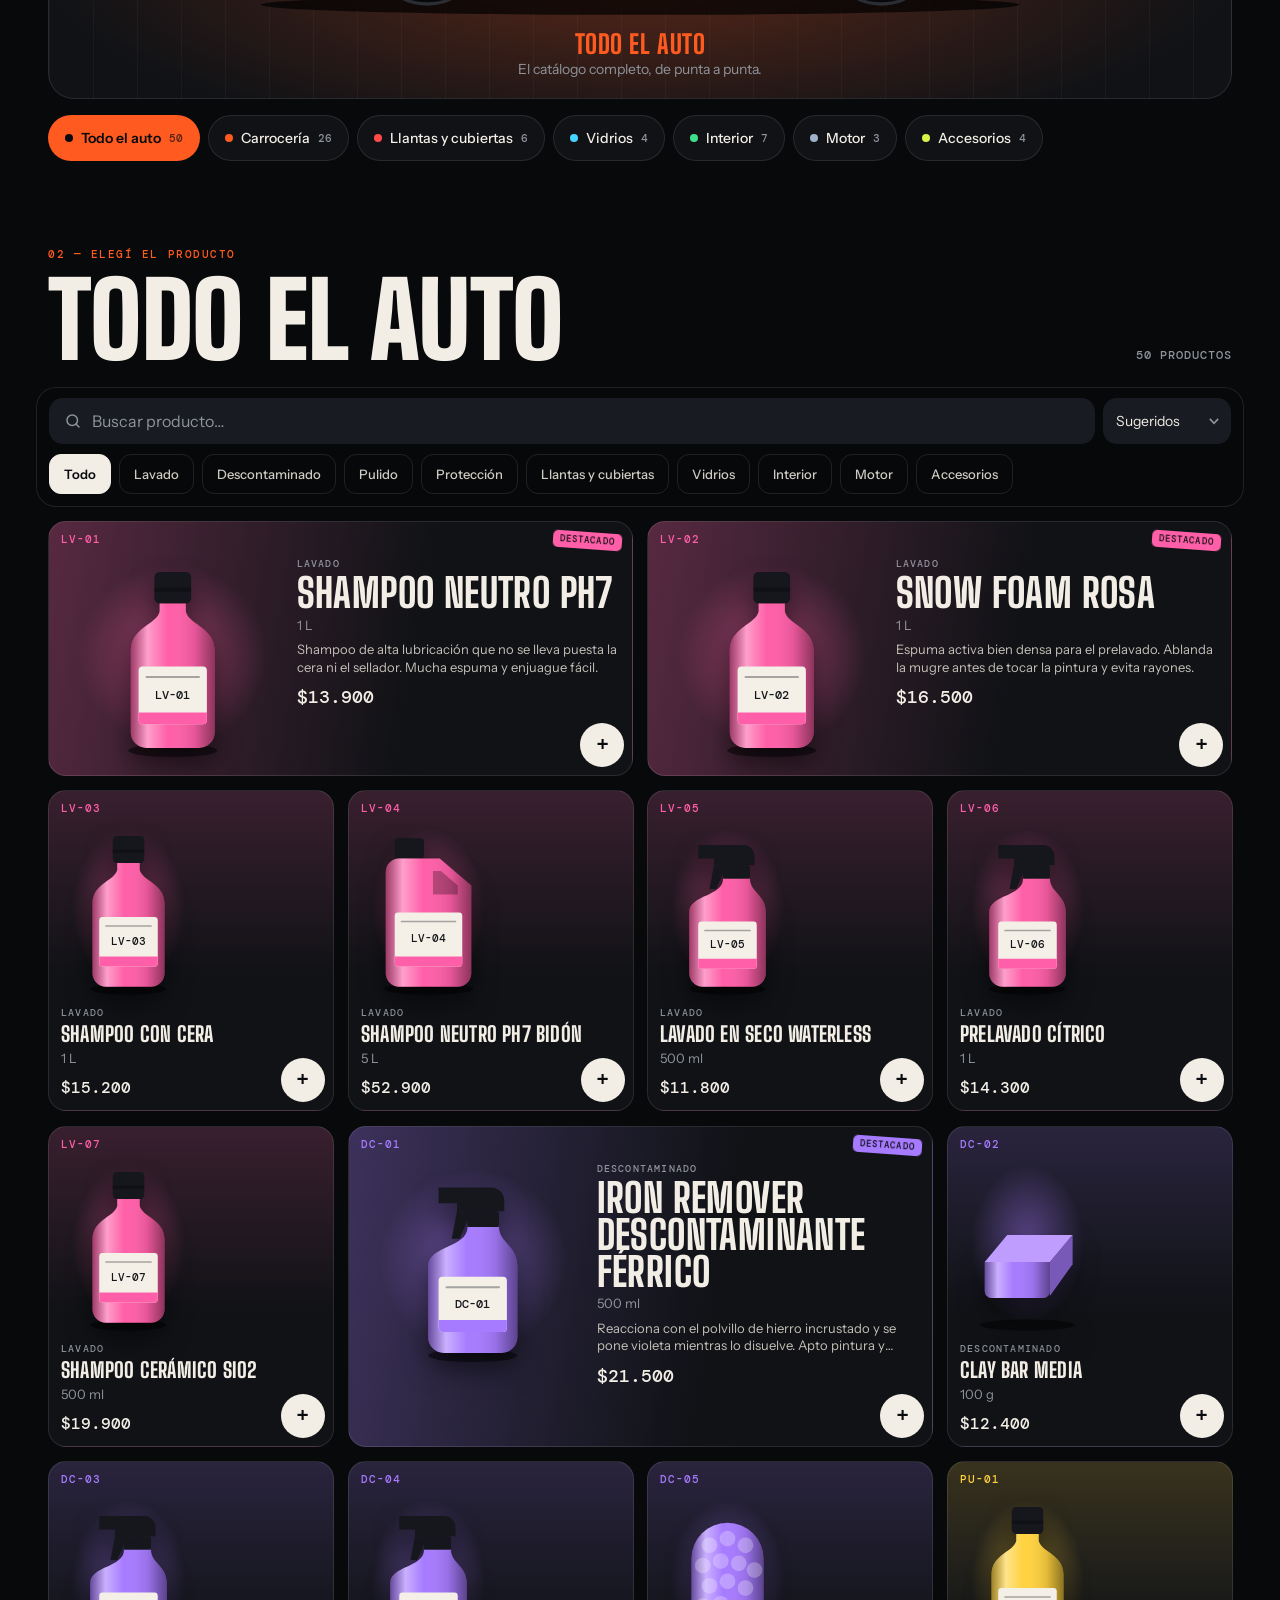
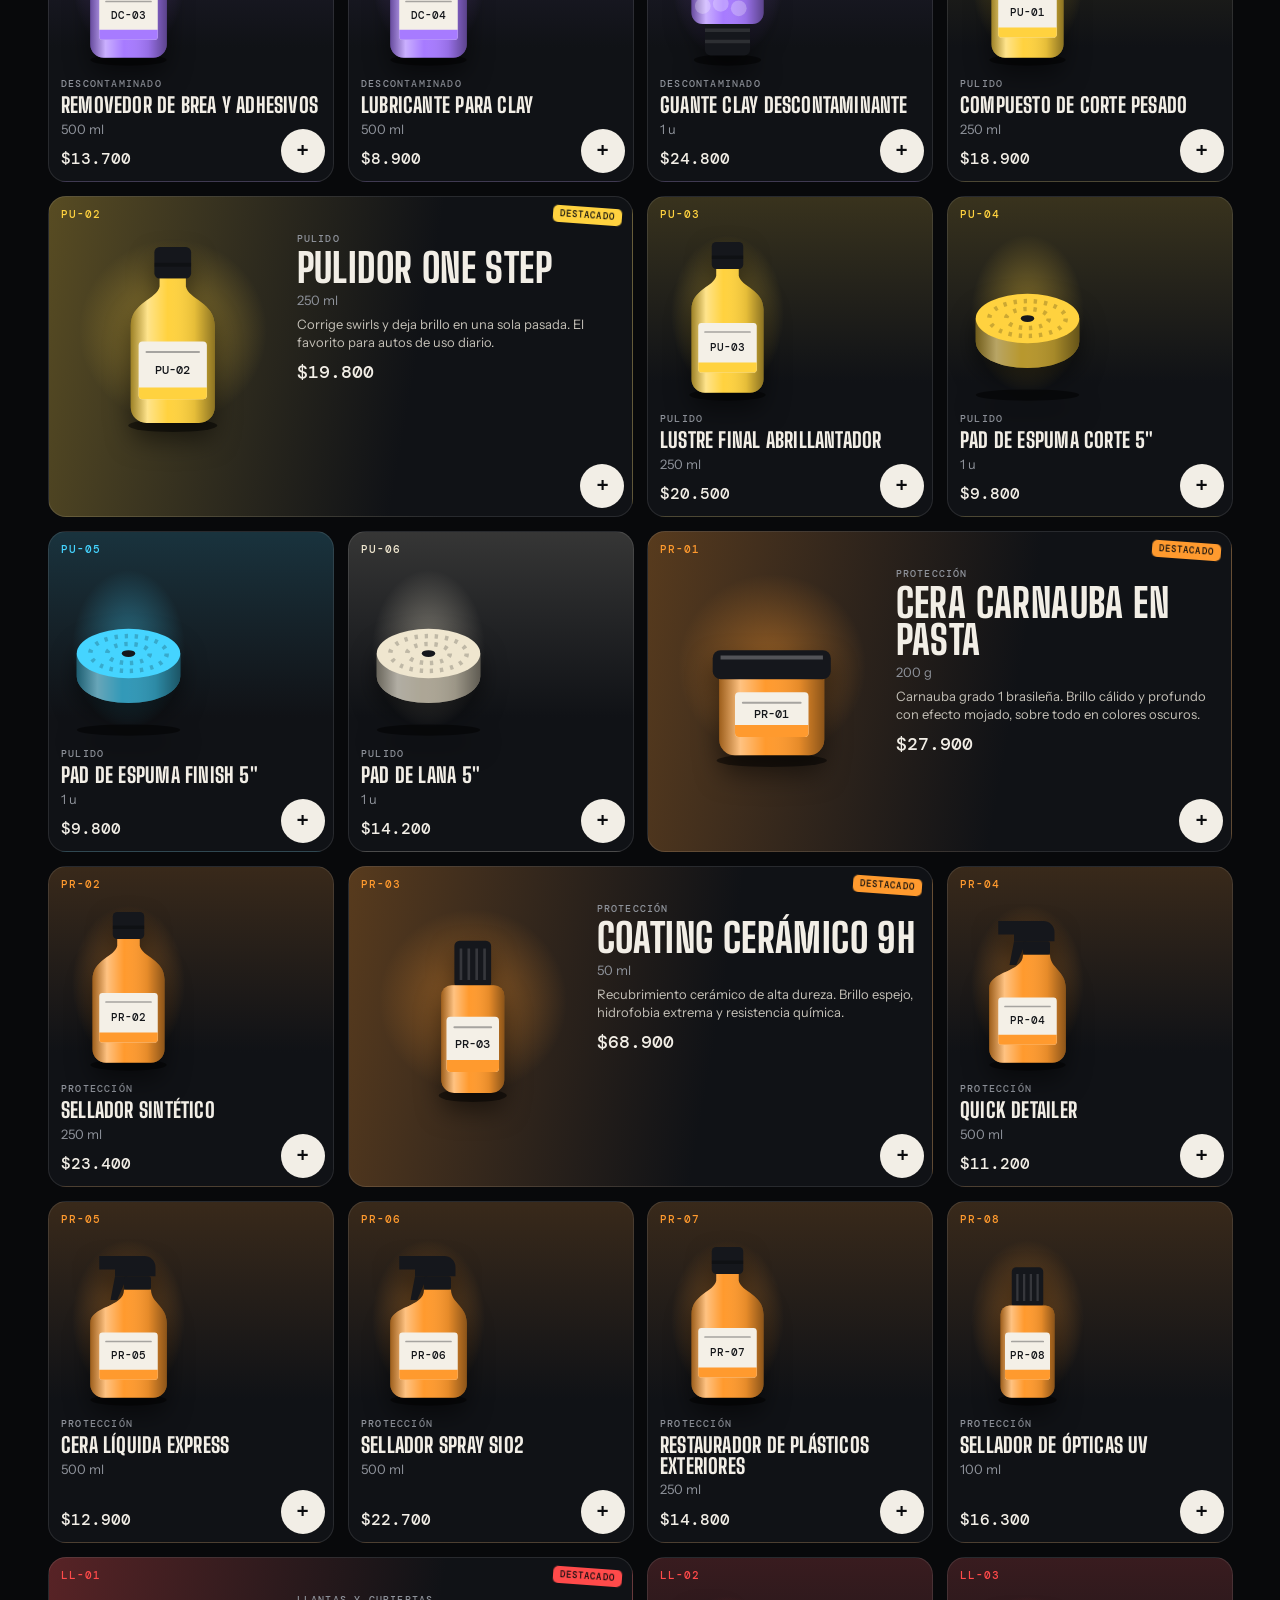
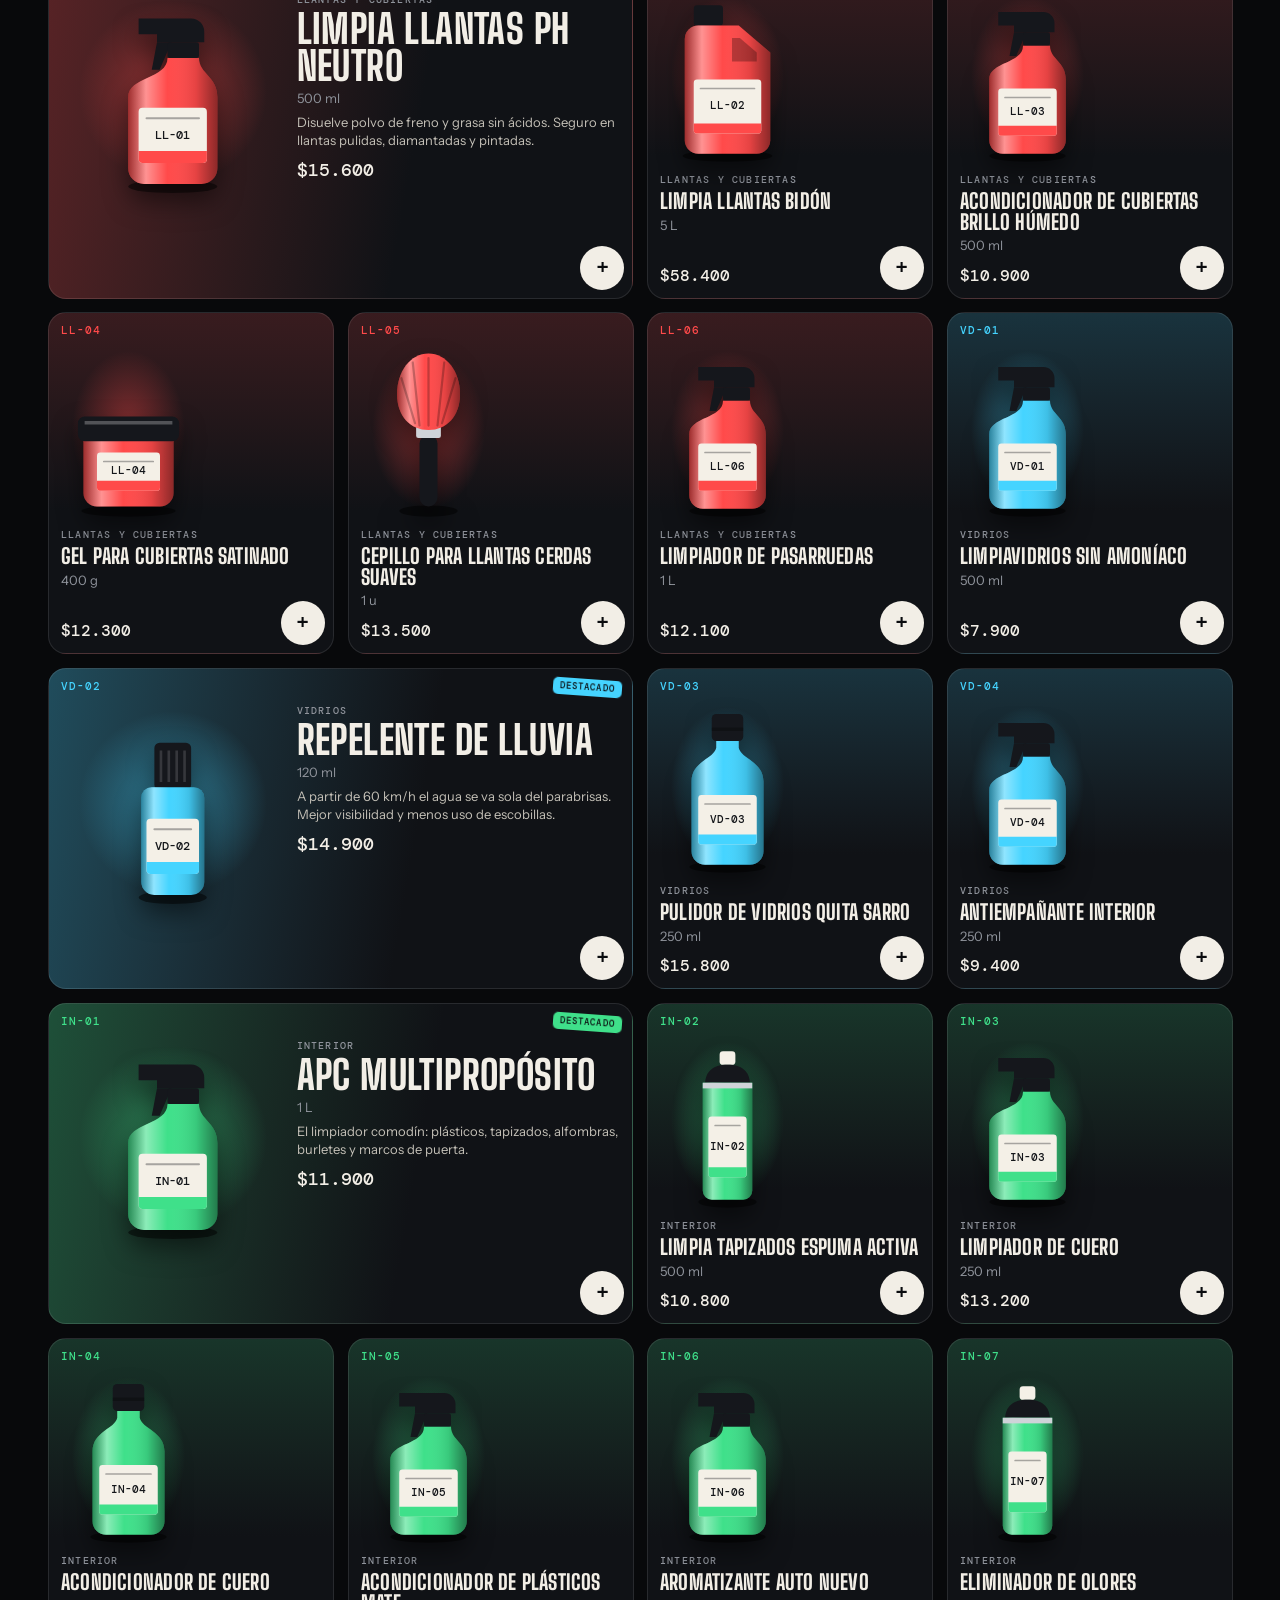
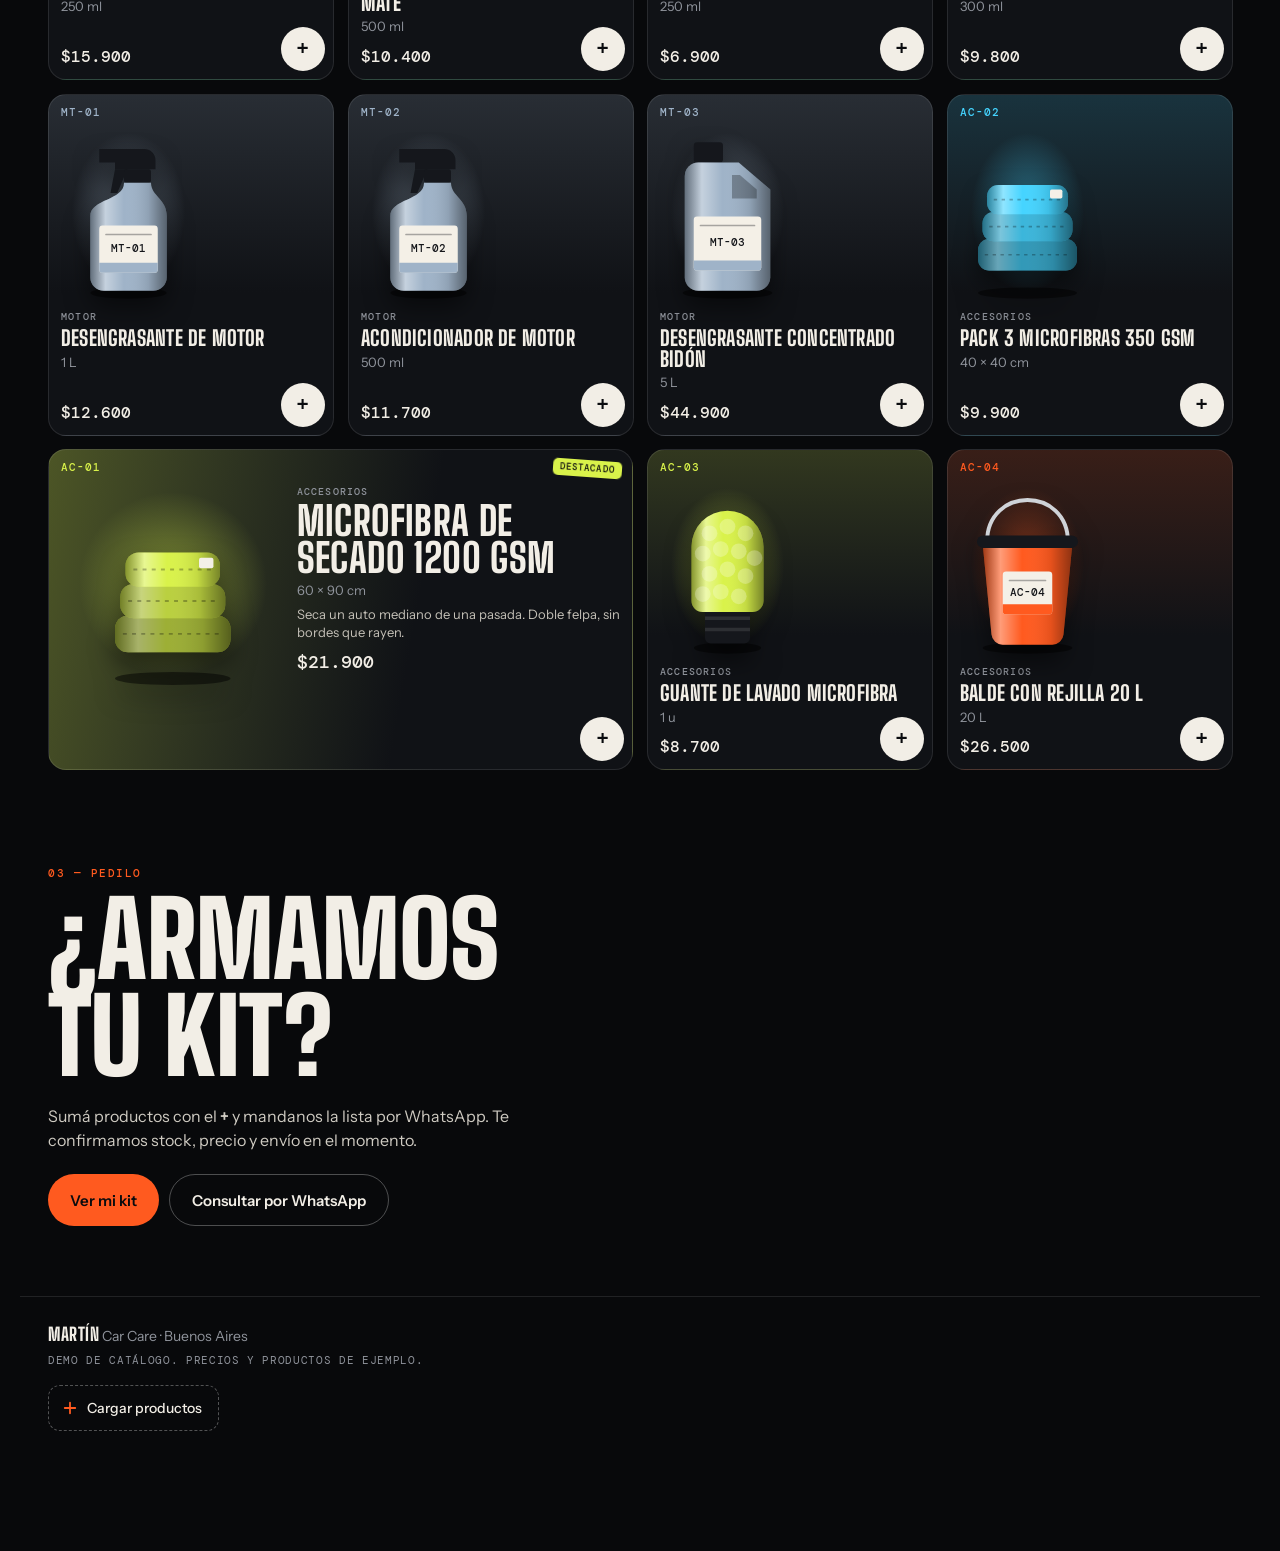
<file: versiones/estetica-autos/index.html>
<!doctype html>
<html lang="es-AR">
<head>
<meta charset="utf-8">
<meta name="viewport" content="width=device-width, initial-scale=1, viewport-fit=cover">
<meta name="theme-color" content="#08090b">
<title>Martín Car Care — Catálogo de limpieza y estética automotor</title>
<meta name="description" content="Catálogo interactivo de productos de limpieza y estética automotor. Elegí la zona del auto, armá tu kit y pedilo por WhatsApp.">
<link rel="preconnect" href="https://fonts.googleapis.com">
<link rel="preconnect" href="https://fonts.gstatic.com" crossorigin>
<link href="https://fonts.googleapis.com/css2?family=Big+Shoulders+Display:wght@600;800;900&family=DM+Mono:wght@400;500&family=Instrument+Sans:wght@400;500;600&display=swap" rel="stylesheet">
<link rel="stylesheet" href="styles.css">
</head>
<body>

<!-- Sombreado compartido por los dibujos de envases -->
<svg width="0" height="0" style="position:absolute" aria-hidden="true" focusable="false">
  <defs>
    <linearGradient id="sh" x1="0" y1="0" x2="1" y2="0">
      <stop offset="0" stop-color="#000" stop-opacity=".38"/>
      <stop offset=".2" stop-color="#fff" stop-opacity=".4"/>
      <stop offset=".44" stop-color="#fff" stop-opacity="0"/>
      <stop offset=".76" stop-color="#000" stop-opacity=".1"/>
      <stop offset="1" stop-color="#000" stop-opacity=".45"/>
    </linearGradient>
  </defs>
</svg>

<a class="salto" href="#catalogo">Ir al catálogo</a>

<header class="top">
  <a class="marca" href="#hero" aria-label="Inicio">
    <span class="marca__gota" aria-hidden="true"></span>
    <b data-tienda="nombre">MARTÍN</b>
    <i data-tienda="bajada">Car Care</i>
  </a>
  <nav class="top__nav" aria-label="Secciones">
    <a href="#mapa">Zonas</a>
    <a href="#catalogo">Catálogo</a>
  </nav>
  <button class="top__kit" id="btnKit" type="button" aria-label="Abrir mi kit">
    Mi kit <span id="kitN">0</span>
  </button>
</header>

<main>

  <!-- ============ HERO: se lava con el dedo ============ -->
  <section class="hero" id="hero">
    <div class="hero__env" id="heroEnv" aria-hidden="true"></div>

    <div class="hero__txt">
      <p class="kicker">Catálogo 2026 · Limpieza y estética automotor</p>
      <h1>Dejalo<br>como<br><em>nuevo.</em></h1>
      <p class="hero__sub"><span id="heroTotal">50</span> productos para lavar, corregir y proteger. Elegí la zona del auto, armá tu kit y pedilo por WhatsApp.</p>
      <a class="btn btn--ac" href="#mapa">Ver el catálogo <span aria-hidden="true">↓</span></a>
    </div>

    <canvas id="espuma" class="hero__espuma" aria-hidden="true"></canvas>

    <div class="hero__pista" aria-hidden="true">
      <span class="hero__dedo"></span>
      <strong>Pasá el dedo</strong>
      <small>y lavá la pantalla</small>
    </div>

    <div class="hero__medidor" aria-hidden="true">
      <span>Limpieza <b id="espumaPct">0%</b></span>
      <i><u id="espumaBarra"></u></i>
    </div>
    <button class="hero__saltar" id="espumaSaltar" type="button">Saltar <span aria-hidden="true">›</span></button>
  </section>

  <div class="cinta" aria-hidden="true">
    <div class="cinta__pista">
      <span>Lavar</span><span>Descontaminar</span><span>Pulir</span><span>Proteger</span><span>Llantas</span><span>Vidrios</span><span>Interior</span><span>Motor</span>
      <span>Lavar</span><span>Descontaminar</span><span>Pulir</span><span>Proteger</span><span>Llantas</span><span>Vidrios</span><span>Interior</span><span>Motor</span>
    </div>
  </div>

  <!-- ============ MAPA: elegí la zona del auto ============ -->
  <section class="sec mapa" id="mapa">
    <p class="kicker rev">01 — Elegí la zona</p>
    <h2 class="rev">¿Qué parte querés<br>dejar impecable?</h2>

    <div class="auto rev" id="auto" data-zona="todo">
      <div class="auto__lienzo">
        <svg class="auto__svg" viewBox="8 124 1008 404" role="img" aria-label="Fiat Cronos de perfil con zonas para elegir">
          <defs>
            <linearGradient id="gCarro" x1="0" y1="0" x2="0" y2="1">
              <stop offset="0" stop-color="#a3a9b3"/><stop offset=".34" stop-color="#70767f"/><stop offset=".7" stop-color="#3e434b"/><stop offset="1" stop-color="#1b1e23"/>
            </linearGradient>
            <linearGradient id="gVidrio" x1="0" y1="0" x2="1" y2="1">
              <stop offset="0" stop-color="#56636f"/><stop offset="1" stop-color="#12161b"/>
            </linearGradient>
          </defs>
          <ellipse class="auto__sombra" cx="512" cy="514" rx="490" ry="13"/>
          <path class="auto__antena" d="M322 178L308 133"/>

          <!-- carrocería calcada del Cronos: capot corto, techo caído y baúl alto con alerón -->
          <path class="auto__carro" fill="url(#gCarro)" d="M158 456L60 440Q34 432 30 405L30 372Q31 340 44 310L50 270L46 257L76 256Q120 250 152 243Q215 205 290 183Q350 172 430 171L540 172Q590 176 618 192L760 268Q850 280 925 308Q975 328 990 348Q998 380 996 420Q995 448 980 458L903 456A80 80 0 1 0 745 456L316 456A80 80 0 1 0 158 456Z"/>
          <path class="auto__luz" d="M262 300L716 296L714 338Q500 348 300 372Z"/>
          <path class="auto__capot" d="M762 271Q850 282 925 310Q975 330 989 350L986 361Q930 331 860 316Q800 296 730 290Z"/>
          <path class="auto__reflejo" d="M862 318Q700 298 500 292L140 288"/>
          <path class="auto__linea auto__linea--suave" d="M330 412Q520 398 716 400"/>
          <path fill="#07080a" d="M316 441L745 441L745 456L316 456Z"/>
          <path fill="#07080a" d="M60 440Q40 434 33 414L150 430L158 456Z"/>

          <!-- vidrios: parabrisas, luneta y tres paños con parantes negros -->
          <path class="auto__vidrio" fill="#0e1116" d="M612 191L758 268L740 268L606 197Z"/>
          <path class="auto__vidrio" fill="#0e1116" d="M286 186Q215 207 156 243L178 243Q228 213 292 192Z"/>
          <path fill="#08090c" d="M668 281L640 240Q610 200 565 195L330 196Q282 198 262 225Q250 245 262 262L450 270Z"/>
          <path class="auto__vidrio" fill="url(#gVidrio)" d="M660 279L634 240Q606 204 566 199L482 199L488 272Z"/>
          <path class="auto__vidrio" fill="url(#gVidrio)" d="M445 199L336 200L338 264L450 268.5Z"/>
          <path class="auto__vidrio" fill="url(#gVidrio)" d="M326 200Q286 202 268 226Q258 244 268 260L328 263.5Z"/>
          <g class="auto__asiento">
            <path d="M548 275q-12-40 0-58q14-8 20 6l12 53z"/>
            <path d="M392 267q-10-36 0-52q14-8 20 6l10 48z"/>
            <path class="auto__volante" d="M604 277a22 22 0 0 1 24-20"/>
          </g>

          <path class="auto__linea" d="M246 238Q252 300 306 366M468 271L492 441M718 283Q724 360 712 441M760 270Q820 286 860 313"/>
          <circle class="auto__linea" cx="212" cy="313" r="21"/>
          <rect class="auto__manija" x="272" y="286" width="56" height="10" rx="5"/>
          <rect class="auto__manija" x="490" y="294" width="56" height="10" rx="5"/>
          <path d="M640 262Q642 250 660 250L684 254Q696 258 694 270L690 282L652 280Q640 276 640 262Z" fill="#0b0c0f" stroke="rgba(255,255,255,.28)" stroke-width="1.5"/>

          <!-- ópticas, parrilla y tomas -->
          <path d="M52 284L128 283Q140 285 136 292Q110 312 80 318Q60 316 52 300Z" fill="#ff3b3b"/>
          <path d="M60 290L122 289Q104 302 82 307Q66 305 60 296Z" fill="#ff8a8a" opacity=".7"/>
          <rect x="34" y="386" width="34" height="9" rx="3" fill="#b3202a"/>
          <path d="M857 313Q920 322 984 348L986 362Q950 362 925 352Q880 335 857 313Z" fill="#0b0c0f"/>
          <path d="M862 316Q920 325 980 348" fill="none" stroke="#fff4cf" stroke-width="3.5" stroke-linecap="round"/>
          <path d="M952 370L994 367L994 394L964 398Z" fill="#07080a"/>
          <path d="M940 412L995 408L992 440L950 446Z" fill="#07080a"/>

          <g class="auto__rueda" transform="translate(237 443)">
            <circle r="70"/>
            <circle class="auto__llanta" r="50"/>
            <path class="auto__rayo" d="M0 0L-6.4-45.6M0 0L6.4-45.6M0 0L41.3-20.2M0 0L45.3-8M0 0L32 33.1M0 0L21.6 40.6M0 0L-21.6 40.6M0 0L-32 33.1M0 0L-45.3-8M0 0L-41.3-20.2"/>
            <circle class="auto__centro" r="9"/>
          </g>
          <g class="auto__rueda" transform="translate(824 443)">
            <circle r="70"/>
            <circle class="auto__llanta" r="50"/>
            <path class="auto__rayo" d="M0 0L-6.4-45.6M0 0L6.4-45.6M0 0L41.3-20.2M0 0L45.3-8M0 0L32 33.1M0 0L21.6 40.6M0 0L-21.6 40.6M0 0L-32 33.1M0 0L-45.3-8M0 0L-41.3-20.2"/>
            <circle class="auto__centro" r="9"/>
          </g>
        </svg>

        <button class="punto" type="button" data-zona="carroceria" style="left:45.8%;top:58.4%"><span>Carrocería</span></button>
        <button class="punto" type="button" data-zona="vidrios"    style="left:54.8%;top:28.2%"><span>Vidrios</span></button>
        <button class="punto" type="button" data-zona="interior"   style="left:38.1%;top:27.2%"><span>Interior</span></button>
        <button class="punto" type="button" data-zona="motor"      style="left:86.5%;top:48%"><span>Motor</span></button>
        <button class="punto" type="button" data-zona="ruedas"     style="left:22.7%;top:79%"><span>Llantas</span></button>
      </div>

      <p class="auto__modelo">Fiat Cronos · hecho en Córdoba</p>

<p class="auto__info" aria-live="polite">
        <b id="zonaNombre">Todo el auto</b>
        <span id="zonaFrase">El catálogo completo, de punta a punta.</span>
      </p>
    </div>

    <div class="pildoras rev" id="zonas" role="group" aria-label="Zonas del auto"></div>
  </section>

  <!-- ============ CATÁLOGO ============ -->
  <section class="sec catalogo" id="catalogo">
    <p class="kicker">02 — Elegí el producto</p>
    <div class="catalogo__cab">
      <h2 id="catTitulo">Todo el auto</h2>
      <p class="catalogo__cuenta" id="catCuenta" aria-live="polite"></p>
    </div>

    <div class="barra" id="barra">
      <div class="barra__fila">
        <label class="buscar">
          <span class="vh">Buscar producto</span>
          <svg viewBox="0 0 24 24" aria-hidden="true"><circle cx="11" cy="11" r="7"/><path d="M20 20l-4-4"/></svg>
          <input id="q" type="search" placeholder="Buscar producto…" autocomplete="off" enterkeyhint="search">
        </label>
        <label class="orden">
          <span class="vh">Ordenar</span>
          <select id="orden">
            <option value="rel">Sugeridos</option>
            <option value="menor">Menor precio</option>
            <option value="mayor">Mayor precio</option>
            <option value="az">A → Z</option>
          </select>
        </label>
      </div>
      <div class="chips" id="chips" role="group" aria-label="Etapas"></div>
    </div>

    <div class="grid" id="grid"></div>
  </section>

  <!-- ============ CIERRE ============ -->
  <section class="sec cierre">
    <p class="kicker rev">03 — Pedilo</p>
    <h2 class="rev">¿Armamos<br>tu kit?</h2>
    <p class="cierre__txt rev">Sumá productos con el <b>+</b> y mandanos la lista por WhatsApp. Te confirmamos stock, precio y envío en el momento.</p>
    <div class="cierre__acc rev">
      <button class="btn btn--ac" type="button" id="btnKit2">Ver mi kit</button>
      <a class="btn btn--linea" id="waDirecto" target="_blank" rel="noopener">Consultar por WhatsApp</a>
    </div>
  </section>
</main>

<footer class="pie">
  <p><b data-tienda="nombre">MARTÍN</b> <span data-tienda="bajada">Car Care</span> · <span data-tienda="ciudad">Buenos Aires</span></p>
  <p class="pie__nota">Demo de catálogo. Precios y productos de ejemplo.</p>
  <button class="pie__carga" type="button" id="btnCarga">
    <svg viewBox="0 0 24 24" aria-hidden="true"><path d="M12 5v14M5 12h14"/></svg>
    Cargar productos
  </button>
</footer>

<!-- Barra flotante del kit -->
<button class="kitbar" id="kitbar" type="button" aria-label="Abrir mi kit">
  <span class="kitbar__n" id="kitbarN">0</span>
  <span class="kitbar__t">Mi kit</span>
  <span class="kitbar__p" id="kitbarP">$0</span>
  <span class="kitbar__f" aria-hidden="true">→</span>
</button>

<div class="toast" id="toast" role="status" aria-live="polite"></div>

<!-- ============ FICHA DE PRODUCTO ============ -->
<div class="ov" id="ovProd" aria-hidden="true">
  <div class="ov__fondo" data-cerrar></div>
  <section class="hoja hoja--prod" role="dialog" aria-modal="true" aria-labelledby="prodTit">
    <div class="hoja__agarre" data-agarre><i></i></div>
    <button class="x" type="button" data-cerrar aria-label="Cerrar">×</button>
    <div class="hoja__scroll" id="prodCuerpo"></div>
    <div class="compra" id="prodCompra"></div>
  </section>
</div>

<!-- ============ MI KIT ============ -->
<div class="ov" id="ovKit" aria-hidden="true">
  <div class="ov__fondo" data-cerrar></div>
  <section class="hoja hoja--kit" role="dialog" aria-modal="true" aria-labelledby="kitTit">
    <div class="hoja__agarre" data-agarre><i></i></div>
    <header class="hoja__cab">
      <div>
        <p class="kicker">Tu pedido</p>
        <h2 id="kitTit">Mi kit</h2>
      </div>
      <button class="x x--fija" type="button" data-cerrar aria-label="Cerrar">×</button>
    </header>
    <div class="hoja__scroll" id="kitCuerpo"></div>
    <div class="compra compra--kit" id="kitPie"></div>
  </section>
</div>

<!-- ============ PANEL DE CARGA ============ -->
<div class="ov" id="ovCarga" aria-hidden="true">
  <div class="ov__fondo" data-cerrar></div>
  <section class="hoja hoja--carga" role="dialog" aria-modal="true" aria-labelledby="cargaTit">
    <header class="hoja__cab">
      <div>
        <p class="kicker">Panel de carga · demo</p>
        <h2 id="cargaTit">Cargar productos</h2>
      </div>
      <button class="x x--fija" type="button" data-cerrar aria-label="Cerrar">×</button>
    </header>

    <div class="tabs" role="tablist">
      <button type="button" role="tab" data-tab="nuevo" aria-selected="true">Nuevo</button>
      <button type="button" role="tab" data-tab="excel" aria-selected="false">Pegar de Excel</button>
      <button type="button" role="tab" data-tab="lista" aria-selected="false">Lista <span id="cargaN"></span></button>
    </div>

    <div class="hoja__scroll">
      <!-- Nuevo / editar -->
      <form class="tabp form" id="fProd" data-panel="nuevo" novalidate>
        <div class="form__previa">
          <div class="form__dibujo" id="fPrevia"></div>
          <div>
            <p class="form__modo" id="fModo">Producto nuevo</p>
            <p class="form__ayuda">Con nombre, categoría y precio alcanza. El dibujo y el código se arman solos.</p>
          </div>
        </div>

        <label class="campo campo--ancho">Nombre *
          <input name="nombre" required maxlength="80" placeholder="Ej: Shampoo Neutro pH7">
        </label>
        <label class="campo">Categoría *
          <select name="categoria" id="fCat"></select>
        </label>
        <label class="campo">Precio *
          <input name="precio" required inputmode="numeric" placeholder="13900">
        </label>
        <label class="campo">Tamaño
          <input name="tamano" maxlength="24" placeholder="500 ml">
        </label>
        <label class="campo">Envase (dibujo)
          <select name="envase" id="fEnv"></select>
        </label>
        <label class="campo campo--ancho">Descripción
          <textarea name="descripcion" rows="3" maxlength="260" placeholder="Qué hace y por qué conviene."></textarea>
        </label>
        <label class="campo campo--ancho">Cómo se usa
          <textarea name="uso" rows="2" maxlength="220" placeholder="Pasos cortos de aplicación."></textarea>
        </label>
        <label class="campo campo--ancho">Datos cortos (separados por coma)
          <input name="tags" maxlength="90" placeholder="pH neutro, Dil. 1:200">
        </label>
        <div class="campo campo--ancho campo--foto">
          <span>Foto (opcional, reemplaza al dibujo)</span>
          <div class="foto">
            <label class="btn btn--linea btn--ch">Elegir foto<input type="file" id="fFoto" accept="image/*" hidden></label>
            <button type="button" class="btn btn--txt" id="fFotoQuitar" hidden>Quitar foto</button>
          </div>
        </div>
        <label class="check campo--ancho"><input type="checkbox" name="destacado"> Destacado (sale en grande)</label>

        <p class="form__error campo--ancho" id="fError" role="alert" hidden></p>
        <div class="form__acc campo--ancho">
          <button class="btn btn--ac" type="submit" id="fGuardar">Agregar al catálogo</button>
          <button class="btn btn--txt" type="button" id="fCancelar" hidden>Cancelar edición</button>
        </div>
      </form>

      <!-- Pegar de Excel -->
      <div class="tabp" data-panel="excel" hidden>
        <p class="form__ayuda">Copiá las filas de tu Excel o Google Sheets y pegalas acá. Columnas, en este orden:</p>
        <p class="columnas"><span>Nombre</span><span>Categoría</span><span>Precio</span><span>Tamaño</span><span>Descripción</span></p>
        <label class="campo campo--ancho"><span class="vh">Filas pegadas</span>
          <textarea id="xTexto" rows="9" spellcheck="false" placeholder="Shampoo Neutro pH7&#9;Lavado&#9;13900&#9;1 L&#9;Alta lubricación, no saca la cera"></textarea>
        </label>
        <p class="form__ayuda" id="xInfo">Todavía no pegaste nada.</p>
        <div class="form__acc">
          <button class="btn btn--ac" type="button" id="xAgregar" disabled>Agregar productos</button>
        </div>
      </div>

      <!-- Lista -->
      <div class="tabp" data-panel="lista" hidden>
        <label class="buscar buscar--panel">
          <span class="vh">Buscar en la lista</span>
          <svg viewBox="0 0 24 24" aria-hidden="true"><circle cx="11" cy="11" r="7"/><path d="M20 20l-4-4"/></svg>
          <input id="lQ" type="search" placeholder="Buscar para editar o borrar…" autocomplete="off">
        </label>
        <ul class="lista" id="lLista"></ul>
      </div>
    </div>

    <footer class="carga__pie">
      <p id="cargaEstado"></p>
      <div>
        <button class="btn btn--ac btn--ch" type="button" id="btnExportar">Descargar productos.js</button>
        <button class="btn btn--linea btn--ch" type="button" id="btnRestaurar">Restaurar original</button>
      </div>
    </footer>
  </section>
</div>

<script src="config.js"></script>
<script src="productos.js"></script>
<script src="app.js"></script>
<script src="cargador.js"></script>
</body>
</html>
</file>
<file: styles.css>
/* =========================================================
   Catálogo — estilos (mobile first)
   ========================================================= */
:root {
  --bg: #08090b;
  --p1: #101216;
  --p2: #181b21;
  --ln: rgba(255, 255, 255, .1);
  --tx: #f2eee6;
  --mu: #8f939b;
  --ac: #ff5a1f;
  --zc: #ff5a1f;            /* color de la zona elegida */
  --fd: 'Big Shoulders Display', 'Arial Narrow', Impact, sans-serif;
  --fb: 'Instrument Sans', system-ui, -apple-system, 'Segoe UI', sans-serif;
  --fm: 'DM Mono', ui-monospace, 'SFMono-Regular', Consolas, monospace;
  --r: 18px;
  --top: 68px;              /* alto reservado para el header flotante */
  --sua: cubic-bezier(.2, .9, .25, 1);
}

*, *::before, *::after { box-sizing: border-box; }
html { scroll-behavior: smooth; -webkit-text-size-adjust: 100%; scroll-padding-top: var(--top); }
body {
  margin: 0;
  background: var(--bg);
  color: var(--tx);
  font: 400 16px/1.5 var(--fb);
  -webkit-font-smoothing: antialiased;
  overflow-x: hidden;
}
body.fijo { overflow: hidden; }
/* grano fino sobre toda la página */
body::after {
  content: "";
  position: fixed; inset: 0; z-index: 200; pointer-events: none;
  opacity: .07; mix-blend-mode: overlay;
  background-image: url("data:image/svg+xml,%3Csvg xmlns='http://www.w3.org/2000/svg' width='160' height='160'%3E%3Cfilter id='n'%3E%3CfeTurbulence type='fractalNoise' baseFrequency='.9' numOctaves='2' stitchTiles='stitch'/%3E%3C/filter%3E%3Crect width='100%25' height='100%25' filter='url(%23n)'/%3E%3C/svg%3E");
}
h1, h2, h3, p { margin: 0; }
button, input, select, textarea { font: inherit; color: inherit; }
button { cursor: pointer; border: 0; background: none; padding: 0; -webkit-tap-highlight-color: transparent; }
a { color: inherit; -webkit-tap-highlight-color: transparent; }
:focus-visible { outline: 2px solid var(--ac); outline-offset: 3px; border-radius: 6px; }
[hidden] { display: none !important; }
.vh { position: absolute; width: 1px; height: 1px; overflow: hidden; clip: rect(0 0 0 0); white-space: nowrap; }
.salto { position: fixed; left: 12px; top: -60px; z-index: 300; background: var(--ac); color: #0a0b0e; padding: 10px 14px; border-radius: 10px; font-weight: 600; }
.salto:focus { top: 12px; }

.kicker {
  font: 500 11px/1.3 var(--fm);
  letter-spacing: .14em; text-transform: uppercase;
  color: var(--ac);
}

/* ---------- botones ---------- */
.btn {
  display: inline-flex; align-items: center; justify-content: center; gap: 8px;
  min-height: 52px; padding: 0 22px;
  border-radius: 999px;
  font: 600 15px/1 var(--fb); text-decoration: none; white-space: nowrap;
  transition: transform .2s var(--sua), background .2s, color .2s, border-color .2s;
}
.btn:active { transform: scale(.96); }
.btn--ac { background: var(--ac); color: #0a0b0e; }
.btn--linea { border: 1px solid rgba(255, 255, 255, .28); color: var(--tx); }
.btn--txt { min-height: 44px; padding: 0 10px; color: var(--mu); text-decoration: underline; text-underline-offset: 3px; }
.btn--ch { min-height: 44px; padding: 0 16px; font-size: 14px; }
.btn[disabled] { opacity: .35; pointer-events: none; }
@media (hover: hover) {
  .btn--ac:hover { background: #ff7a45; }
  .btn--linea:hover { border-color: var(--tx); }
}

/* ---------- header flotante ---------- */
.top {
  position: fixed; z-index: 50; top: 8px; left: 8px; right: 8px;
  height: 52px; padding: 0 6px 0 16px;
  display: flex; align-items: center; gap: 8px;
  background: rgba(10, 11, 14, .78);
  -webkit-backdrop-filter: blur(14px) saturate(1.4); backdrop-filter: blur(14px) saturate(1.4);
  border: 1px solid var(--ln); border-radius: 999px;
}
.marca { display: flex; align-items: baseline; gap: 7px; text-decoration: none; margin-right: auto; }
.marca__gota {
  width: 11px; height: 14px; align-self: center;
  background: var(--ac);
  border-radius: 0 60% 60% 60%; transform: rotate(45deg);
}
.marca b { font: 900 24px/1 var(--fd); letter-spacing: .02em; }
.marca i { display: none; font: 500 10px/1 var(--fm); font-style: normal; letter-spacing: .12em; text-transform: uppercase; color: var(--mu); }
.top__nav { display: none; gap: 22px; margin-right: 10px; }
.top__nav a { font-size: 14px; text-decoration: none; color: var(--mu); transition: color .2s; }
.top__nav a:hover { color: var(--tx); }
.top__kit {
  height: 40px; padding: 0 6px 0 13px;
  display: flex; align-items: center; gap: 8px;
  border-radius: 999px; background: var(--tx); color: #0a0b0e;
  font: 600 13px/1 var(--fb);
}
.top__kit span {
  min-width: 28px; height: 28px; padding: 0 6px;
  display: grid; place-items: center;
  border-radius: 999px; background: #0a0b0e; color: var(--tx);
  font: 500 12px/1 var(--fm);
}
.top__kit.late span { animation: late .45s var(--sua); background: var(--ac); color: #0a0b0e; }
@keyframes late { 40% { transform: scale(1.35); } }

/* =========================================================
   HERO
   ========================================================= */
.hero {
  position: relative; isolation: isolate; overflow: hidden; overflow: clip;
  min-height: 100vh; min-height: 100svh;
  display: flex; flex-direction: column; justify-content: flex-end;
  padding: calc(var(--top) + 14px) 20px 64px;
  background:
    radial-gradient(120% 60% at 0% 100%, rgba(255, 90, 31, .42), transparent 62%),
    radial-gradient(90% 50% at 100% 0%, rgba(69, 212, 255, .2), transparent 60%),
    linear-gradient(115deg, transparent 34%, rgba(255, 255, 255, .08) 43%, transparent 50%, transparent 58%, rgba(255, 255, 255, .045) 62%, transparent 68%),
    #0a0b0e;
}
/* un barrido de brillo al entrar */
.hero::after {
  content: ""; position: absolute; inset: -20% -60%; z-index: 2; pointer-events: none;
  background: linear-gradient(105deg, transparent 44%, rgba(255, 255, 255, .28) 50%, transparent 56%);
  transform: translateX(-70%);
  animation: barrido 1.5s .55s var(--sua) both;
}
@keyframes barrido { to { transform: translateX(70%); } }

/* En celular los envases ocupan el espacio libre de arriba, sin pisar el texto */
.hero__env {
  position: relative;
  flex: 1 1 0; min-height: 150px; max-height: 320px;
  width: min(84vw, 340px); margin: 0 -6px 18px auto;
}
.hero__env svg {
  position: absolute; height: 100%; width: auto;
  filter: drop-shadow(0 24px 30px rgba(0, 0, 0, .55));
  animation: asoma .9s var(--sua) both, flota 6s 1s ease-in-out infinite;
}
.hero__env svg:nth-child(1) { right: 0;   top: 4%;  height: 96%; transform: rotate(9deg);  --c: #ff5fa8; animation-delay: .15s, 1s; }
.hero__env svg:nth-child(2) { right: 39%; top: 22%; height: 78%; transform: rotate(-12deg); --c: #45d4ff; animation-delay: .3s, -1s; }
.hero__env svg:nth-child(3) { right: 70%; top: 50%; height: 52%; transform: rotate(-4deg);  --c: #ff9a2e; animation-delay: .45s, -3s; }
@keyframes asoma { from { opacity: 0; scale: .82; } }
@keyframes flota { 50% { translate: 0 -10px; } }

.hero__txt { position: relative; z-index: 1; max-width: 760px; }
.hero__txt > .kicker, .hero__sub, .hero__acc, .hero h1 span { animation: sube .8s var(--sua) both; }
.hero h1 {
  margin: 10px 0 16px -3px;
  font: 900 clamp(88px, min(27.5vw, 23vh), 230px)/.8 var(--fd);
  text-transform: uppercase; letter-spacing: -.012em;
}
.hero h1 span { display: block; }
.hero h1 span:nth-child(1) { animation-delay: .08s; }
.hero h1 span:nth-child(2) { animation-delay: .16s; }
.hero h1 span:nth-child(3) { animation-delay: .24s; }
.hero h1 em { font-style: normal; color: var(--ac); }
.hero__sub { max-width: 34ch; margin-bottom: 22px; color: #cfcbc2; font-size: 16px; animation-delay: .34s; }
.hero__acc { display: grid; grid-template-columns: 1fr 1fr; gap: 10px; max-width: 460px; animation-delay: .42s; }
.hero__acc .btn { min-height: 58px; padding: 0 12px; gap: 9px; font-size: 16px; }
.hero__acc svg { flex: none; width: 26px; height: 17px; fill: currentColor; }
@keyframes sube { from { opacity: 0; transform: translateY(26px); } }

/* ---------- cinta ---------- */
.cinta {
  position: relative; z-index: 5;
  margin: -22px -12px 0; transform: rotate(-2deg);
  background: var(--ac); color: #0a0b0e;
  overflow: hidden;
}
.cinta__pista { display: flex; width: max-content; animation: cinta 26s linear infinite; }
.cinta span {
  display: flex; align-items: center; gap: 18px;
  padding: 9px 0 9px 18px;
  font: 900 26px/1 var(--fd); text-transform: uppercase; letter-spacing: .02em; white-space: nowrap;
}
.cinta span::after { content: ""; width: 9px; height: 9px; background: #0a0b0e; transform: rotate(45deg); }
@keyframes cinta { to { transform: translateX(-50%); } }

/* =========================================================
   SECCIONES
   ========================================================= */
.sec { padding: 72px 16px 24px; max-width: 1240px; margin: 0 auto; }
.sec h2 {
  margin-top: 10px;
  font: 900 clamp(46px, 13.5vw, 104px)/.94 var(--fd);
  text-transform: uppercase; letter-spacing: -.005em;
}
.rev { opacity: 0; transform: translateY(22px); transition: opacity .7s var(--sua), transform .7s var(--sua); }
.rev.in { opacity: 1; transform: none; }

/* ---------- mapa del auto ---------- */
.auto {
  position: relative; margin-top: 12px; padding: 38px 2px 18px;
  border: 1px solid var(--ln); border-radius: 26px;
  background:
    radial-gradient(70% 55% at 50% 72%, color-mix(in srgb, var(--zc) 30%, transparent), transparent 72%),
    repeating-linear-gradient(90deg, rgba(255, 255, 255, .035) 0 1px, transparent 1px 44px),
    var(--p1);
  overflow: hidden;
  transition: background .5s;
}
.auto__lienzo { position: relative; max-width: 780px; margin: 0 auto; }
.auto__svg { display: block; width: 100%; height: auto; overflow: visible; }
.auto__sombra { fill: #000; opacity: .7; }
.auto__antena { fill: none; stroke: rgba(255, 255, 255, .35); stroke-width: 2.5; stroke-linecap: round; }
.auto__carro { stroke: rgba(255, 255, 255, .3); stroke-width: 2.5; stroke-linejoin: round; transition: stroke .35s, filter .35s; }
.auto__luz { fill: #fff; opacity: .09; }
.auto__reflejo { fill: none; stroke: rgba(255, 255, 255, .45); stroke-width: 2.5; stroke-linecap: round; }
.auto__capot { fill: rgba(255, 255, 255, .08); transition: fill .35s; }
.auto__vidrio { stroke: rgba(255, 255, 255, .16); stroke-width: 1.5; transition: stroke .35s, filter .35s, opacity .35s; }
.auto__asiento path { fill: #0a0c0f; transition: fill .35s; }
.auto__asiento .auto__volante { fill: none; stroke: #0a0c0f; stroke-width: 5; stroke-linecap: round; transition: stroke .35s; }
.auto__linea { fill: none; stroke: rgba(0, 0, 0, .5); stroke-width: 2.2; stroke-linecap: round; }
.auto__linea--suave { stroke: rgba(255, 255, 255, .14); }
.auto__manija { fill: #868c96; stroke: rgba(0, 0, 0, .45); stroke-width: 1.5; }
.auto__rueda circle:first-child { fill: #07080a; stroke: #2a2d34; stroke-width: 4.5; transition: stroke .35s, filter .35s; }
.auto__llanta { fill: #0d0f12; stroke: #4d535d; stroke-width: 3.5; transition: fill .35s, stroke .35s; }
.auto__rayo { fill: none; stroke: #474d57; stroke-width: 5; stroke-linecap: round; transition: stroke .35s; }
.auto__centro { fill: #2a2e35; stroke: #5a616d; stroke-width: 2; }
.auto__modelo {
  position: absolute; top: 14px; left: 16px;
  font: 500 10px/1 var(--fm); letter-spacing: .14em; text-transform: uppercase; color: var(--mu);
}

.auto[data-zona="todo"] .auto__carro,
.auto[data-zona="carroceria"] .auto__carro { stroke: var(--zc); stroke-width: 3; filter: drop-shadow(0 0 18px color-mix(in srgb, var(--zc) 75%, transparent)); }
.auto[data-zona="vidrios"] .auto__vidrio { stroke: var(--zc); stroke-width: 4; filter: drop-shadow(0 0 14px var(--zc)) brightness(1.6); }
.auto[data-zona="interior"] .auto__asiento path { fill: var(--zc); }
.auto[data-zona="interior"] .auto__asiento .auto__volante { fill: none; stroke: var(--zc); }
.auto[data-zona="interior"] .auto__vidrio { opacity: .5; }
.auto[data-zona="motor"] .auto__capot { fill: var(--zc); filter: drop-shadow(0 0 12px var(--zc)); }
.auto[data-zona="ruedas"] .auto__rueda circle:first-child { stroke: var(--zc); filter: drop-shadow(0 0 14px var(--zc)); }
.auto[data-zona="ruedas"] .auto__llanta { stroke: var(--zc); }
.auto[data-zona="ruedas"] .auto__rayo { stroke: var(--zc); }

/* ---------- selector Auto / Hogar ---------- */
.top__mundos { display: flex; padding: 3px; border-radius: 999px; background: rgba(255, 255, 255, .09); }
.top__mundos button {
  height: 34px; padding: 0 11px; border-radius: 999px;
  font: 500 11px/1 var(--fm); letter-spacing: .08em; text-transform: uppercase; color: #b9b6ae;
  transition: background .2s, color .2s;
}
.top__mundos button[aria-pressed="true"] { background: var(--ac); color: #0a0b0e; }
.mundos { display: grid; grid-template-columns: 1fr 1fr; gap: 10px; margin-top: 22px; }
.mundo {
  display: flex; align-items: center; gap: 8px;
  min-height: 62px; padding: 0 12px;
  border: 1px solid var(--ln); border-radius: 18px; background: var(--p1);
  text-align: left;
  transition: background .25s, color .25s, border-color .25s, transform .2s var(--sua);
}
.mundo:active { transform: scale(.97); }
.mundo svg { flex: none; width: 28px; height: 18px; fill: currentColor; }
.mundo b { font: 900 22px/1 var(--fd); text-transform: uppercase; letter-spacing: .01em; white-space: nowrap; }
.mundo i { margin-left: auto; font: 500 12px/1 var(--fm); font-style: normal; color: var(--mu); transition: color .25s; }
.mundo[aria-pressed="true"] { background: var(--tx); border-color: var(--tx); color: #0a0b0e; }
.mundo[aria-pressed="true"] i { color: rgba(10, 11, 14, .65); }

/* ---------- la casa en corte ---------- */
.casa__suelo { fill: none; stroke: rgba(255, 255, 255, .25); stroke-width: 2.5; stroke-linecap: round; }
.casa__techo, .casa__muro { stroke: rgba(255, 255, 255, .3); stroke-width: 2.5; stroke-linejoin: round; transition: stroke .35s, filter .35s; }
.casa__muro { fill: #2a2e36; }
.casa__losa { fill: #4a505a; }
.casa__fondo { fill: #0f1115; transition: fill .35s; }
.casa__reja { fill: none; stroke: rgba(255, 255, 255, .07); stroke-width: 1.5; }
.casa__t { fill: none; stroke: rgba(255, 255, 255, .62); stroke-width: 3; stroke-linecap: round; stroke-linejoin: round; transition: stroke .35s; }
.casa__fino { stroke-width: 2; }
.casa__r { fill: #3a3f48; stroke: rgba(255, 255, 255, .5); stroke-width: 2.2; stroke-linejoin: round; transition: fill .35s, stroke .35s; }
.casa__agua { fill: #1d5a73; transition: fill .35s; }
.casa__brillo { fill: rgba(255, 255, 255, .6); transition: fill .35s; }
.casa__zona { transition: filter .35s; }
.auto[data-zona="todo"] .casa__muro,
.auto[data-zona="todo"] .casa__techo { stroke: var(--zc); stroke-width: 3; filter: drop-shadow(0 0 16px color-mix(in srgb, var(--zc) 70%, transparent)); }
.casa__zona.activa { filter: drop-shadow(0 0 10px color-mix(in srgb, var(--zc) 60%, transparent)); }
.casa__zona.activa .casa__fondo { fill: color-mix(in srgb, var(--zc) 24%, #0f1115); }
.casa__zona.activa .casa__t { stroke: var(--zc); }
.casa__zona.activa .casa__r { stroke: var(--zc); fill: color-mix(in srgb, var(--zc) 32%, #2a2e36); }
.casa__zona.activa .casa__agua,
.casa__zona.activa .casa__brillo { fill: var(--zc); }

/* puntos tocables sobre el auto */
.punto {
  position: absolute; width: 44px; height: 44px; margin: -22px 0 0 -22px;
  display: grid; place-items: center;
}
.punto::before {
  content: ""; width: 14px; height: 14px; border-radius: 50%;
  background: var(--tx); border: 2.5px solid #0a0b0e;
  box-shadow: 0 0 0 1px var(--tx);
  transition: transform .3s var(--sua), background .3s;
}
.punto::after {
  content: ""; position: absolute; width: 14px; height: 14px; border-radius: 50%;
  border: 1.5px solid var(--tx); opacity: 0;
  animation: pulso 2.4s ease-out infinite;
}
.punto:nth-of-type(2)::after { animation-delay: .4s; }
.punto:nth-of-type(3)::after { animation-delay: .8s; }
.punto:nth-of-type(4)::after { animation-delay: 1.2s; }
.punto:nth-of-type(5)::after { animation-delay: 1.6s; }
@keyframes pulso { 0% { transform: scale(1); opacity: .9; } 100% { transform: scale(3); opacity: 0; } }
.punto span {
  position: absolute; bottom: 36px; left: 50%;
  padding: 5px 9px; border-radius: 6px;
  background: var(--zc); color: #0a0b0e;
  font: 500 10px/1 var(--fm); letter-spacing: .1em; text-transform: uppercase; white-space: nowrap;
  opacity: 0; transform: translate(-50%, 6px); pointer-events: none;
  transition: opacity .25s, transform .25s var(--sua);
  display: none; /* en celular el nombre ya se lee debajo del auto */
}
.punto[aria-pressed="true"]::before { background: var(--zc); transform: scale(1.3); box-shadow: 0 0 0 1px var(--zc), 0 0 18px var(--zc); }
.punto[aria-pressed="true"]::after { border-color: var(--zc); }
.punto[aria-pressed="true"] span { opacity: 1; transform: translate(-50%, 0); }

.auto__info { display: grid; gap: 2px; padding: 16px 12px 0; text-align: center; }
.auto__info b { font: 800 26px/1 var(--fd); text-transform: uppercase; letter-spacing: .02em; color: var(--zc); transition: color .3s; }
.auto__info span { color: var(--mu); font-size: 14px; }

/* píldoras de zona */
.pildoras, .chips {
  display: flex; gap: 8px; overflow-x: auto;
  margin: 14px -16px 0; padding: 2px 16px 6px;
  scrollbar-width: none; scroll-snap-type: x proximity;
}
.pildoras::-webkit-scrollbar, .chips::-webkit-scrollbar { display: none; }
.pil {
  flex: none; scroll-snap-align: start;
  display: flex; align-items: center; gap: 8px;
  height: 46px; padding: 0 16px;
  border: 1px solid var(--ln); border-radius: 999px;
  background: var(--p1);
  font: 500 14px/1 var(--fb); white-space: nowrap;
  transition: background .25s, color .25s, border-color .25s, transform .2s var(--sua);
}
.pil i { font: 500 11px/1 var(--fm); font-style: normal; color: var(--mu); transition: color .25s; }
.pil::before { content: ""; width: 8px; height: 8px; border-radius: 50%; background: var(--pc, var(--ac)); }
.pil:active { transform: scale(.95); }
.pil[aria-pressed="true"] { background: var(--pc, var(--ac)); border-color: transparent; color: #0a0b0e; font-weight: 600; }
.pil[aria-pressed="true"] i { color: rgba(10, 11, 14, .7); }
.pil[aria-pressed="true"]::before { background: #0a0b0e; }

/* =========================================================
   CATÁLOGO
   ========================================================= */
.catalogo { padding-top: 56px; }
.catalogo__cab { display: flex; flex-wrap: wrap; align-items: flex-end; justify-content: space-between; gap: 6px 16px; }
.catalogo__cuenta { font: 500 12px/1.4 var(--fm); letter-spacing: .08em; text-transform: uppercase; color: var(--mu); padding-bottom: 6px; }

.barra {
  position: sticky; top: var(--top); z-index: 30;
  margin: 18px -16px 14px; padding: 10px 16px 6px;
  background: rgba(8, 9, 11, .86);
  -webkit-backdrop-filter: blur(14px); backdrop-filter: blur(14px);
  border-block: 1px solid var(--ln);
}
.barra__fila { display: flex; gap: 8px; }
.buscar {
  flex: 1; min-width: 0; display: flex; align-items: center; gap: 8px;
  height: 46px; padding: 0 14px;
  background: var(--p2); border: 1px solid transparent; border-radius: 14px;
  transition: border-color .2s;
}
.buscar:focus-within { border-color: var(--ac); }
.buscar svg { flex: none; width: 18px; height: 18px; fill: none; stroke: var(--mu); stroke-width: 2; stroke-linecap: round; }
.buscar input { flex: 1; min-width: 0; height: 100%; background: none; border: 0; outline: 0; font-size: 16px; }
.buscar input::placeholder { color: var(--mu); }
.orden select {
  height: 46px; max-width: 128px; padding: 0 30px 0 12px;
  background: var(--p2) url("data:image/svg+xml,%3Csvg xmlns='http://www.w3.org/2000/svg' viewBox='0 0 12 8'%3E%3Cpath d='M1 1l5 5 5-5' fill='none' stroke='%238f939b' stroke-width='2'/%3E%3C/svg%3E") no-repeat right 11px center / 10px;
  border: 1px solid transparent; border-radius: 14px;
  font-size: 14px; appearance: none; -webkit-appearance: none;
  text-overflow: ellipsis;
}
.orden select option { background: #181b21; color: #f2eee6; }
.chips { margin-top: 8px; }
.chips:empty { display: none; }
.chip {
  flex: none; scroll-snap-align: start;
  display: flex; align-items: center; gap: 7px;
  height: 40px; padding: 0 14px;
  border: 1px solid var(--ln); border-radius: 12px;
  font: 500 13px/1 var(--fb); white-space: nowrap; color: #cfcbc2;
  transition: background .2s, color .2s, border-color .2s;
}
.chip b { font: 500 11px/1 var(--fm); color: var(--cc, var(--ac)); }
.chip[aria-pressed="true"] { background: var(--tx); border-color: var(--tx); color: #0a0b0e; font-weight: 600; }
.chip[aria-pressed="true"] b { color: #0a0b0e; }

.catalogo__lado { display: flex; align-items: center; gap: 12px; padding-bottom: 6px; }
.catalogo__lado .catalogo__cuenta { padding-bottom: 0; }
.ofertas {
  display: inline-flex; align-items: center; gap: 7px;
  height: 36px; padding: 0 12px;
  border: 1px solid var(--ac); border-radius: 999px; color: var(--ac);
  font: 500 12px/1 var(--fm); letter-spacing: .08em; text-transform: uppercase;
  transition: background .2s, color .2s;
}
.ofertas i { font-style: normal; opacity: .75; }
.ofertas[aria-pressed="true"] { background: var(--ac); color: #0a0b0e; }
.sugeridos { display: flex; align-items: center; gap: 6px; overflow-x: auto; margin: 8px -16px 0; padding: 0 16px 2px; scrollbar-width: none; }
.sugeridos::-webkit-scrollbar { display: none; }
.sugeridos span { flex: none; font: 500 11px/1 var(--fm); letter-spacing: .08em; text-transform: uppercase; color: var(--mu); }
.sugeridos button { flex: none; height: 36px; padding: 0 12px; border-radius: 999px; background: var(--p2); font-size: 14px; }

/* ---------- asistente "Armá tu rutina" ---------- */
.guia {
  display: flex; align-items: center; justify-content: space-between; gap: 12px;
  width: 100%; min-height: 66px; margin-bottom: 22px; padding: 12px 18px;
  border: 1px solid var(--ac); border-radius: var(--r); text-align: left;
  background: linear-gradient(100deg, rgba(255, 90, 31, .22), transparent 70%), var(--p1);
  transition: transform .2s var(--sua);
}
.guia:active { transform: scale(.98); }
.guia span { display: grid; gap: 4px; font-size: 14px; color: #cfcbc2; }
.guia b { font: 900 24px/1 var(--fd); text-transform: uppercase; color: var(--tx); }
.guia i { flex: none; font: 500 22px/1 var(--fm); font-style: normal; color: var(--ac); }
.guia__avance { height: 3px; margin: 0 18px 6px; background: var(--p2); border-radius: 3px; overflow: hidden; }
.guia__avance i { display: block; height: 100%; width: 0; background: var(--ac); transition: width .35s var(--sua); }
.guia__preg { margin: 14px 18px 16px; font: 900 clamp(30px, 9vw, 40px)/1.04 var(--fd); text-transform: uppercase; }
#guiaPie:not(:has(button)) { display: none; }
.guia__ops { display: grid; gap: 10px; padding: 0 18px 22px; }
.guia__ops button {
  display: flex; align-items: center; justify-content: space-between; gap: 12px;
  min-height: 64px; padding: 12px 18px; text-align: left;
  border: 1px solid var(--ln); border-radius: 16px; background: var(--p2);
  font: 600 17px/1.25 var(--fb);
  transition: border-color .2s, background .2s, transform .2s var(--sua);
}
.guia__ops button:active { transform: scale(.98); }
.guia__ops i { flex: none; font-style: normal; color: var(--ac); font: 500 20px/1 var(--fm); }
.guia__lista .kit__item { grid-template-columns: 54px 1fr; }
.kit__aviso { margin: 0 18px 12px; padding: 14px; border: 1px solid var(--ac); border-radius: 16px; background: rgba(255, 90, 31, .1); }
.kit__aviso p { font-size: 15px; line-height: 1.4; }
.kit__aviso div { display: flex; flex-wrap: wrap; align-items: center; gap: 8px; margin-top: 12px; }
@media (hover: hover) {
  .guia__ops button:hover { border-color: var(--ac); }
}

/* ---------- kits armados ---------- */
.combos { margin-top: 22px; }
.combos__tit { display: flex; align-items: baseline; gap: 10px; font: 800 26px/1 var(--fd); text-transform: uppercase; letter-spacing: .01em; }
.combos__tit span { font: 500 11px/1.2 var(--fm); letter-spacing: .08em; color: var(--mu); }
.combos__fila {
  display: flex; gap: 10px; overflow-x: auto;
  margin: 12px -16px 0; padding: 0 16px 6px;
  scrollbar-width: none; scroll-snap-type: x mandatory;
}
.combos__fila::-webkit-scrollbar { display: none; }
.combo {
  --c: var(--ac);
  flex: none; width: min(78vw, 290px); scroll-snap-align: center;
  display: flex; flex-direction: column;
  padding: 14px; border: 1px solid var(--ln); border-radius: var(--r);
  background: linear-gradient(160deg, color-mix(in srgb, var(--c) 22%, var(--p1)) 0%, var(--p1) 60%);
}
.combo__img { display: flex; height: 84px; margin-bottom: 10px; }
.combo__img span { display: contents; }
.combo__img svg, .combo__img img { height: 100%; width: auto; margin-right: -14px; object-fit: contain; filter: drop-shadow(0 8px 8px rgba(0, 0, 0, .45)); }
.combo h4 { margin: 0; font: 900 28px/.95 var(--fd); text-transform: uppercase; }
.combo p { margin: 6px 0 10px; font-size: 14px; line-height: 1.35; color: #cfcbc2; }
.combo ul { flex: 1; margin: 0 0 14px; padding: 0; list-style: none; display: grid; gap: 5px; align-content: start; }
.combo li { display: flex; gap: 8px; font-size: 13px; line-height: 1.25; color: var(--mu); }
.combo li::before { content: ""; flex: none; width: 6px; height: 6px; margin-top: 5px; border-radius: 50%; background: var(--c); }
.combo .btn { width: 100%; }

/* ---------- grilla y tarjetas ---------- */
.grid {
  display: grid; grid-template-columns: repeat(2, minmax(0, 1fr));
  gap: 10px; grid-auto-flow: dense;
  min-height: 40vh; align-content: start;
}
.card {
  --c: var(--ac);
  position: relative; overflow: hidden;
  border: 1px solid var(--ln); border-radius: var(--r);
  background: linear-gradient(180deg, color-mix(in srgb, var(--c) 17%, var(--p1)) 0%, var(--p1) 58%);
  animation: entra .55s var(--sua) both;
  animation-delay: calc(var(--i, 0) * 38ms);
}
@keyframes entra { from { opacity: 0; transform: translateY(18px) scale(.97); } }
.card__abrir {
  display: flex; flex-direction: column; width: 100%; height: 100%;
  padding: 12px 12px 14px; text-align: left;
}
.card__cod { font: 500 11px/1 var(--fm); letter-spacing: .1em; color: var(--c); }
.card__img {
  position: relative; display: grid; place-items: center;
  height: 150px; margin: 4px 0 10px;
}
.card__img::before {
  content: ""; position: absolute; inset: 6% 8%;
  background: radial-gradient(closest-side, color-mix(in srgb, var(--c) 46%, transparent), transparent);
}
.card__img svg, .card__img img {
  position: relative; height: 100%; width: auto; max-width: 100%;
  filter: drop-shadow(0 12px 12px rgba(0, 0, 0, .5));
  transition: transform .45s var(--sua);
}
.card__img img { object-fit: contain; border-radius: 10px; }
.card__cat { font: 500 10px/1 var(--fm); letter-spacing: .12em; text-transform: uppercase; color: var(--mu); }
.card__nom {
  display: block; margin: 6px 0 4px;
  font: 800 21px/.98 var(--fd); text-transform: uppercase; letter-spacing: .01em;
  overflow-wrap: anywhere;
}
.card__tam { font-size: 13px; color: var(--mu); }
.card__precio { display: flex; flex-wrap: wrap; align-items: baseline; gap: 5px 6px; margin-top: auto; padding: 12px 50px 0 0; font: 500 16px/1 var(--fm); }
.card__mas {
  position: absolute; right: 8px; bottom: 8px;
  width: 44px; height: 44px; border-radius: 50%;
  background: var(--tx); color: #0a0b0e;
  font: 500 22px/1 var(--fm);
  display: grid; place-items: center;
  transition: transform .25s var(--sua), background .25s;
}
.card__mas:active { transform: scale(.86); }
.card__mas.on { background: var(--c); font-size: 15px; }
.card__sello {
  position: absolute; top: 10px; right: 10px;
  padding: 4px 7px; border-radius: 5px;
  background: var(--c); color: #0a0b0e;
  font: 500 9px/1 var(--fm); letter-spacing: .12em; text-transform: uppercase;
  transform: rotate(4deg);
}
@media (hover: hover) {
  .card:hover .card__img svg, .card:hover .card__img img { transform: translateY(-6px) rotate(-5deg) scale(1.04); }
  .card__mas:hover { transform: scale(1.1); }
}
.card__precio s { font-size: .78em; color: var(--mu); }
.card__kit {
  position: absolute; left: 8px; right: 8px; bottom: 8px; height: 44px;
  display: flex; align-items: center; justify-content: space-between;
  border-radius: 999px; background: var(--c); color: #0a0b0e;
  font: 500 12px/1 var(--fm); letter-spacing: .04em;
}
.card__kit button { width: 46px; height: 44px; color: inherit; font: 500 22px/1 var(--fm); }
.card__kit b { font-size: 16px; }
.card:not(.card--dest) .card__kit i { display: none; }
.card__kit i { font-style: normal; text-transform: uppercase; }
.card--enkit .card__abrir { padding-bottom: 64px; }
.card--enkit .card__precio { padding-right: 0; }
.vacio__quiso button { color: var(--ac); font-weight: 600; text-decoration: underline; text-underline-offset: 3px; min-height: 44px; padding: 0 4px; }
.card__sello--oferta { background: var(--tx); font-size: 11px; transform: rotate(-3deg); }
.card__sello--gris { background: #3a3f48; color: #cfcbc2; transform: none; }
.card--agotado .card__img { opacity: .38; filter: grayscale(1); }
.card--agotado .card__precio, .card--agotado .card__nom { color: var(--mu); }
/* destacados: fila completa en horizontal */
.card--dest { grid-column: span 2; background: linear-gradient(100deg, color-mix(in srgb, var(--c) 30%, var(--p1)) 0%, var(--p1) 62%); }
.card--dest .card__abrir { display: grid; grid-template-columns: 40% 1fr; grid-template-rows: auto 1fr; column-gap: 12px; }
.card--dest .card__cod { grid-column: 1 / -1; }
.card--dest .card__img { height: 176px; margin: 6px 0 0; }
.card--dest .card__txt { display: flex; flex-direction: column; justify-content: center; padding: 14px 0 6px; }
.card--dest .card__nom { font-size: clamp(27px, 7.6vw, 38px); line-height: .92; }
.card--dest .card__desc { display: -webkit-box; -webkit-line-clamp: 2; -webkit-box-orient: vertical; overflow: hidden; margin-top: 6px; font-size: 13px; line-height: 1.35; color: #c4c0b7; }
.card--dest .card__precio { margin-top: 12px; padding-top: 0; font-size: 18px; }
.card__txt { display: flex; flex-direction: column; flex: 1; }
.card__desc { display: none; }

.vacio { grid-column: 1 / -1; padding: 56px 16px; text-align: center; border: 1px dashed var(--ln); border-radius: var(--r); }
.vacio b { display: block; font: 800 34px/1 var(--fd); text-transform: uppercase; }
.vacio p { margin: 8px 0 18px; color: var(--mu); }

/* ---------- cierre y pie ---------- */
.cierre { padding-bottom: 40px; }
.cierre__txt { max-width: 44ch; margin: 18px 0 22px; color: #cfcbc2; }
.cierre__acc { display: flex; flex-wrap: wrap; gap: 10px; }
.pie {
  padding: 28px 16px 120px; margin-top: 30px;
  border-top: 1px solid var(--ln);
  display: grid; gap: 6px; justify-items: start;
  font-size: 14px; color: var(--mu);
  max-width: 1240px; margin-inline: auto;
}
.pie b { font: 800 18px/1 var(--fd); color: var(--tx); letter-spacing: .03em; }
.pie__datos a { color: var(--tx); }
.pie__nota { font: 400 11px/1.4 var(--fm); letter-spacing: .06em; text-transform: uppercase; }
/* ---------- barra del kit ---------- */
.kitbar {
  position: fixed; z-index: 40; left: 12px; right: 12px;
  bottom: calc(12px + env(safe-area-inset-bottom));
  height: 58px; padding: 0 18px 0 8px;
  display: flex; align-items: center; gap: 10px;
  border-radius: 999px; background: var(--ac); color: #0a0b0e;
  box-shadow: 0 14px 34px rgba(0, 0, 0, .55), 0 0 0 1px rgba(0, 0, 0, .2);
  font: 600 15px/1 var(--fb);
  transform: translateY(160%); transition: transform .5s var(--sua);
}
.kitbar.visible { transform: none; }
.kitbar__n { min-width: 42px; height: 42px; padding: 0 8px; display: grid; place-items: center; border-radius: 999px; background: #0a0b0e; color: var(--tx); font: 500 15px/1 var(--fm); }
.kitbar__p { margin-left: auto; font: 500 15px/1 var(--fm); }
.kitbar__f { font-size: 20px; }
.kitbar.late .kitbar__n { animation: late .45s var(--sua); }

.gota {
  position: fixed; z-index: 120; width: 18px; height: 18px; margin: 0;
  border-radius: 50%; pointer-events: none;
  box-shadow: 0 0 16px currentColor;
}
.arriba {
  position: fixed; z-index: 39; right: 14px; bottom: calc(84px + env(safe-area-inset-bottom));
  width: 46px; height: 46px; border-radius: 50%;
  background: var(--p2); border: 1px solid rgba(255, 255, 255, .22); color: var(--tx);
  font: 500 20px/1 var(--fm);
  box-shadow: 0 10px 24px rgba(0, 0, 0, .5);
  opacity: 0; transform: translateY(12px); pointer-events: none;
  transition: opacity .25s, transform .25s var(--sua);
}
.arriba.visible { opacity: 1; transform: none; pointer-events: auto; }
.imprimir { display: none; }
.toast {
  position: fixed; z-index: 130; left: 50%; bottom: calc(86px + env(safe-area-inset-bottom));
  max-width: calc(100vw - 32px); padding: 12px 16px;
  border-radius: 12px; background: var(--tx); color: #0a0b0e;
  font: 500 14px/1.3 var(--fb); text-align: center;
  opacity: 0; transform: translate(-50%, 12px); pointer-events: none;
  transition: opacity .25s, transform .25s var(--sua);
}
.toast.ver { opacity: 1; transform: translate(-50%, 0); }

/* =========================================================
   HOJAS (ficha, kit, panel)
   ========================================================= */
.ov { position: fixed; inset: 0; z-index: 100; visibility: hidden; pointer-events: none; transition: visibility 0s .45s; }
.ov.abierta { visibility: visible; pointer-events: auto; transition-delay: 0s; }
.ov__fondo {
  position: absolute; inset: 0; background: rgba(0, 0, 0, .68);
  -webkit-backdrop-filter: blur(5px); backdrop-filter: blur(5px);
  opacity: 0; transition: opacity .35s;
}
.ov.abierta .ov__fondo { opacity: 1; }
.hoja {
  --c: var(--ac);
  position: absolute; left: 0; right: 0; bottom: 0;
  max-height: 94vh; max-height: 94svh;
  display: flex; flex-direction: column; overflow: hidden;
  background: var(--p1); border-radius: 26px 26px 0 0;
  border-top: 1px solid var(--ln);
  transform: translateY(104%); transition: transform .45s var(--sua);
}
.ov.abierta .hoja { transform: none; }
.hoja.arrastra { transition: none; }
.hoja__agarre { position: absolute; z-index: 3; top: 0; left: 0; right: 0; height: 30px; display: grid; place-items: center; touch-action: none; cursor: grab; }
.hoja__agarre i { width: 44px; height: 5px; border-radius: 9px; background: rgba(255, 255, 255, .34); }
.hoja__scroll { flex: 1; min-height: 0; overflow-y: auto; overscroll-behavior: contain; -webkit-overflow-scrolling: touch; }
.hoja__cab { display: flex; align-items: flex-end; justify-content: space-between; gap: 12px; padding: 34px 18px 14px; }
.hoja__cab h2 { font: 900 44px/.9 var(--fd); text-transform: uppercase; margin-top: 6px; }
.x {
  position: absolute; z-index: 4; top: 14px; right: 14px;
  width: 44px; height: 44px; border-radius: 50%;
  background: rgba(10, 11, 14, .6); color: var(--tx);
  -webkit-backdrop-filter: blur(8px); backdrop-filter: blur(8px);
  font: 400 26px/1 var(--fb); display: grid; place-items: center;
}
.x--fija { position: static; flex: none; background: var(--p2); }

/* ---------- ficha de producto ---------- */
.prod__escena {
  position: relative; overflow: hidden;
  height: 300px; display: grid; place-items: center;
  background:
    radial-gradient(60% 60% at 50% 58%, color-mix(in srgb, var(--c) 62%, transparent), transparent 70%),
    linear-gradient(180deg, color-mix(in srgb, var(--c) 26%, var(--p1)), var(--p1));
}
.prod__agua {
  position: absolute; left: 50%; top: 50%; transform: translate(-50%, -52%);
  font: 900 clamp(150px, 46vw, 250px)/.8 var(--fd); letter-spacing: -.02em; white-space: nowrap;
  color: transparent; -webkit-text-stroke: 1.5px color-mix(in srgb, var(--c) 60%, transparent);
  opacity: .5; user-select: none;
}
.prod__img { position: relative; height: 236px; }
.prod__img svg, .prod__img img { height: 100%; width: auto; max-width: 80vw; object-fit: contain; filter: drop-shadow(0 22px 22px rgba(0, 0, 0, .55)); }
.ov.abierta .prod__img svg, .ov.abierta .prod__img img { animation: llega .7s .1s var(--sua) both, flota 5s 1s ease-in-out infinite; }
@keyframes llega { from { opacity: 0; transform: translateY(40px) rotate(10deg) scale(.86); } }
.prod__info { padding: 20px 18px 26px; }
.prod__ruta { font: 500 11px/1.4 var(--fm); letter-spacing: .1em; text-transform: uppercase; color: var(--c); }
.prod__info h2 { margin: 8px 0 6px; font: 900 clamp(38px, 11vw, 58px)/.9 var(--fd); text-transform: uppercase; }
.prod__tam { font: 400 13px/1.4 var(--fm); color: var(--mu); }
.prod__desc { margin-top: 16px; font-size: 17px; line-height: 1.45; color: #dedad1; }
.pasos { display: flex; gap: 4px; margin: 18px 0 0; padding: 0; list-style: none; }
.pasos li { flex: 1; min-width: 0; padding-top: 8px; border-top: 3px solid var(--p2); font: 500 9.5px/1.2 var(--fm); letter-spacing: .06em; text-transform: uppercase; color: var(--mu); overflow: hidden; text-overflow: ellipsis; white-space: nowrap; }
.pasos li.hecho { border-color: color-mix(in srgb, var(--c) 45%, var(--p2)); }
.pasos li.actual { border-color: var(--c); color: var(--tx); }
.tags { display: flex; flex-wrap: wrap; gap: 6px; margin: 16px 0 0; padding: 0; list-style: none; }
.tags li { padding: 7px 10px; border: 1px solid color-mix(in srgb, var(--c) 55%, transparent); border-radius: 8px; font: 500 11px/1 var(--fm); letter-spacing: .06em; text-transform: uppercase; }
.uso { margin-top: 20px; padding: 14px 16px; border-radius: 14px; background: var(--p2); border-left: 3px solid var(--c); }
.uso b { display: block; margin-bottom: 4px; font: 500 11px/1 var(--fm); letter-spacing: .12em; text-transform: uppercase; color: var(--mu); }
.uso p { font-size: 15px; line-height: 1.45; }
.prod__acc { display: flex; flex-wrap: wrap; gap: 8px; margin-top: 18px; }
.prod__acc svg { width: 18px; height: 18px; fill: none; stroke: currentColor; stroke-width: 2; stroke-linecap: round; stroke-linejoin: round; }
.rel { margin-top: 26px; }
.rel h3 { font: 800 22px/1 var(--fd); text-transform: uppercase; letter-spacing: .02em; }
.rel__fila { display: flex; gap: 8px; overflow-x: auto; margin: 12px -18px 0; padding: 0 18px 4px; scrollbar-width: none; }
.rel__fila::-webkit-scrollbar { display: none; }
.mini {
  --c: var(--ac);
  flex: none; width: 132px; padding: 10px; text-align: left;
  border: 1px solid var(--ln); border-radius: 14px;
  background: linear-gradient(180deg, color-mix(in srgb, var(--c) 18%, var(--p2)), var(--p2) 70%);
}
.mini svg, .mini img { display: block; height: 76px; width: auto; max-width: 100%; margin: 0 auto 8px; object-fit: contain; }
.mini b { display: block; font: 800 15px/1 var(--fd); text-transform: uppercase; }
.mini span { display: block; margin-top: 5px; font: 500 12px/1 var(--fm); color: var(--mu); }

.compra {
  flex: none; display: flex; align-items: center; gap: 10px;
  padding: 12px 14px calc(12px + env(safe-area-inset-bottom));
  background: var(--p1); border-top: 1px solid var(--ln);
}
.compra__precio { display: grid; gap: 3px; margin-right: auto; }
.compra__precio small { font: 500 10px/1 var(--fm); letter-spacing: .1em; text-transform: uppercase; color: var(--mu); }
.compra__precio b { font: 500 20px/1 var(--fm); }
.compra__precio s { margin-right: 6px; font-size: .7em; color: var(--mu); }
.cant { display: flex; align-items: center; height: 48px; border: 1px solid var(--ln); border-radius: 999px; }
.cant button { width: 42px; height: 46px; font: 500 20px/1 var(--fm); }
.cant output { min-width: 20px; text-align: center; font: 500 15px/1 var(--fm); }
.compra .btn { min-height: 48px; padding: 0 18px; }
.compra .btn--ac { background: var(--c); }

/* ---------- kit ---------- */
.kit__lista { list-style: none; margin: 0; padding: 0 18px 12px; display: grid; gap: 8px; }
.kit__item {
  --c: var(--ac);
  display: grid; grid-template-columns: 54px 1fr auto; align-items: center; gap: 12px;
  padding: 10px 10px 10px 8px; border-radius: 16px; background: var(--p2);
}
.kit__item > svg, .kit__item > img { height: 60px; width: 54px; object-fit: contain; }
.kit__item b { display: block; font: 800 18px/1 var(--fd); text-transform: uppercase; }
.kit__item span { display: block; margin-top: 5px; font: 500 12px/1 var(--fm); color: var(--mu); }
.kit__item .cant { height: 40px; }
.kit__item .cant button { width: 36px; height: 38px; }
.kit__datos { display: grid; gap: 12px; margin: 6px 18px 18px; padding-top: 14px; border-top: 1px solid var(--ln); }
.kit__campo, .kit__entrega legend { display: grid; gap: 6px; font: 500 11px/1.2 var(--fm); letter-spacing: .08em; text-transform: uppercase; color: var(--mu); }
.kit__campo input, .kit__campo textarea {
  width: 100%; min-height: 48px; padding: 12px 14px; resize: vertical;
  background: var(--p2); border: 1px solid var(--ln); border-radius: 12px; outline: 0;
  font: 400 16px/1.35 var(--fb); letter-spacing: 0; text-transform: none; color: var(--tx);
}
.kit__campo input:focus, .kit__campo textarea:focus { border-color: var(--ac); }
.kit__entrega { display: grid; grid-template-columns: 1fr 1fr; gap: 8px; margin: 0; padding: 0; border: 0; min-width: 0; }
.kit__entrega legend { padding: 0; margin-bottom: 6px; }
.kit__entrega label { position: relative; display: block; }
.kit__entrega input { position: absolute; opacity: 0; inset: 0; }
.kit__entrega span {
  display: grid; place-items: center; min-height: 48px; padding: 0 8px;
  border: 1px solid var(--ln); border-radius: 12px; background: var(--p2);
  font-size: 14px; text-align: center; transition: background .2s, color .2s, border-color .2s;
}
.kit__entrega input:checked + span { background: var(--tx); border-color: var(--tx); color: #0a0b0e; font-weight: 600; }
.kit__entrega input:focus-visible + span { outline: 2px solid var(--ac); outline-offset: 2px; }
.kit__vacio { padding: 30px 18px 46px; text-align: center; color: var(--mu); }
.kit__vacio b { display: block; margin-bottom: 6px; font: 800 30px/1 var(--fd); text-transform: uppercase; color: var(--tx); }
.compra--kit { flex-wrap: wrap; }
.compra--kit .btn--ac { flex: 1 1 100%; background: #25d366; }
.compra--kit .btn--txt { min-height: 36px; }

/* ---------- panel de carga ---------- */
.hoja--carga { top: 0; max-height: none; border-radius: 0; border: 0; }
.tabs { display: flex; gap: 4px; margin: 0 18px 4px; padding: 4px; border-radius: 14px; background: var(--p2); }
.tabs button { flex: 1; height: 42px; border-radius: 10px; font: 500 14px/1 var(--fb); color: var(--mu); white-space: nowrap; }
.tabs button[aria-selected="true"] { background: var(--tx); color: #0a0b0e; font-weight: 600; }
.tabs span { font: 500 11px/1 var(--fm); }
.tabp { padding: 16px 18px 28px; }
.form { display: grid; grid-template-columns: 1fr 1fr; gap: 14px 10px; }
.campo--ancho { grid-column: 1 / -1; }
.campo { display: grid; gap: 6px; font: 500 12px/1.2 var(--fm); letter-spacing: .06em; text-transform: uppercase; color: var(--mu); min-width: 0; }
.campo input, .campo select, .campo textarea {
  width: 100%; min-height: 48px; padding: 12px 14px;
  background: var(--p2); border: 1px solid var(--ln); border-radius: 12px;
  font: 400 16px/1.35 var(--fb); letter-spacing: 0; text-transform: none; color: var(--tx);
  outline: 0; transition: border-color .2s;
}
.campo select option { background: #181b21; color: #f2eee6; }
.campo textarea { resize: vertical; }
.campo input:focus, .campo select:focus, .campo textarea:focus { border-color: var(--ac); }
.campo .mal { border-color: #ff4a4a; }
.check { display: flex; align-items: center; gap: 10px; min-height: 44px; font-size: 15px; }
.check input { width: 22px; height: 22px; accent-color: var(--ac); }
.foto { display: flex; align-items: center; gap: 8px; }
.form__previa { grid-column: 1 / -1; display: flex; align-items: center; gap: 14px; padding: 12px; border-radius: 16px; background: var(--p2); }
.form__dibujo { --c: var(--ac); flex: none; width: 76px; height: 96px; display: grid; place-items: center; border-radius: 12px; background: radial-gradient(closest-side, color-mix(in srgb, var(--c) 45%, transparent), transparent); }
.form__dibujo svg, .form__dibujo img { height: 92px; width: auto; max-width: 76px; object-fit: contain; }
.form__modo { font: 800 24px/1 var(--fd); text-transform: uppercase; }
.form__ayuda { margin-top: 4px; font-size: 14px; line-height: 1.4; color: var(--mu); }
.form__error { padding: 10px 12px; border-radius: 10px; background: rgba(255, 74, 74, .14); color: #ff9c9c; font-size: 14px; }
.form__acc { display: flex; flex-wrap: wrap; align-items: center; gap: 8px; margin-top: 4px; }
.columnas { display: flex; flex-wrap: wrap; gap: 6px; margin: 10px 0 14px; }
.columnas span { padding: 6px 9px; border-radius: 7px; background: var(--p2); font: 500 11px/1 var(--fm); letter-spacing: .06em; text-transform: uppercase; }
.columnas span + span::before { content: "→ "; color: var(--ac); }
#xTexto { font: 400 13px/1.5 var(--fm); white-space: pre; overflow-x: auto; }
.buscar--panel { margin-bottom: 12px; }
.lista { list-style: none; margin: 0; padding: 0; display: grid; gap: 6px; }
.lista li {
  --c: var(--ac);
  display: grid; grid-template-columns: 40px 1fr auto auto; align-items: center; gap: 10px;
  padding: 8px; border-radius: 14px; background: var(--p2);
}
.lista li > svg, .lista li > img { height: 46px; width: 40px; object-fit: contain; }
.lista b { display: block; font: 600 14px/1.2 var(--fb); }
.lista span { display: block; margin-top: 2px; font: 400 11px/1.3 var(--fm); color: var(--mu); }
.lista button { height: 40px; padding: 0 12px; border-radius: 10px; border: 1px solid var(--ln); font: 500 13px/1 var(--fb); }
.lista button.borrar { color: #ff8f8f; }
.lista button.borrar.seguro { background: #ff4a4a; border-color: #ff4a4a; color: #0a0b0e; }
.carga__pie { flex: none; padding: 12px 18px calc(12px + env(safe-area-inset-bottom)); border-top: 1px solid var(--ln); display: grid; gap: 10px; }
.carga__pie p { font-size: 13px; line-height: 1.35; color: var(--mu); }
.carga__pie p b { color: var(--ac); font-weight: 600; }
.carga__pie div { display: flex; flex-wrap: wrap; gap: 8px; }

/* dibujos de envases */
.e-c { fill: var(--c, #ff5a1f); }
.e-k { fill: #15171c; }
.e-g { fill: #cfd3d8; }
.e-l { fill: #f4f0e7; }
.e-s { fill: rgba(0, 0, 0, .5); }
.e-r { fill: none; stroke: rgba(20, 22, 26, .35); stroke-width: 1.5; stroke-linecap: round; }
.e-t { font: 500 9.5px var(--fm); fill: #14161a; text-anchor: middle; }
.e-o { fill: rgba(0, 0, 0, .28); }
.e-b { fill: rgba(255, 255, 255, .26); }

/* =========================================================
   TABLET Y ESCRITORIO
   ========================================================= */
@media (min-width: 720px) {
  .sec { padding-inline: 28px; }
  .top { left: 50%; right: auto; width: min(1184px, calc(100vw - 32px)); transform: translateX(-50%); top: 12px; }
  .top__nav { display: flex; }
  .marca i { display: block; }
  .mundos { max-width: 520px; }
  .mundo { padding: 0 18px; gap: 12px; }
  .mundo b { font-size: 30px; }
  .mundo svg { width: 36px; height: 23px; }
  .hero { padding-inline: 44px; padding-bottom: 76px; }
  .hero__sub { font-size: 18px; }
  .cinta span { font-size: 34px; }
  .grid { grid-template-columns: repeat(3, minmax(0, 1fr)); gap: 14px; }
  .card__img { height: 180px; }
  .card--dest .card__img { height: 210px; }
  .card--dest .card__nom { font-size: 40px; }
  .pildoras, .chips { margin-inline: 0; padding-inline: 0; flex-wrap: wrap; }
  .sugeridos { margin-inline: 0; padding-inline: 0; }
  .combos__fila { margin-inline: 0; padding-inline: 0; display: grid; grid-template-columns: repeat(2, minmax(0, 1fr)); gap: 14px; overflow: visible; }
  .combo { width: auto; }
  .punto span { display: block; }
  .punto:hover span { opacity: 1; transform: translate(-50%, 0); background: var(--tx); }
  .punto[aria-pressed="true"]:hover span { background: var(--zc); }
  .barra { margin-inline: -12px; padding-inline: 12px; border: 1px solid var(--ln); border-radius: 20px; }
  .orden select { max-width: none; }
  .kitbar { left: auto; right: 24px; bottom: 24px; min-width: 330px; }
  .arriba { right: 24px; bottom: 98px; }
  .toast { bottom: 100px; }
  .pie { padding-inline: 28px; }

  /* la ficha pasa a ventana centrada en dos columnas */
  .hoja--prod {
    left: 50%; bottom: auto; top: 50%;
    width: min(940px, calc(100vw - 48px)); max-height: min(660px, 90vh);
    border-radius: 26px; border: 1px solid var(--ln);
    transform: translate(-50%, -46%) scale(.97); opacity: 0;
    transition: transform .4s var(--sua), opacity .3s;
  }
  .ov.abierta .hoja--prod { transform: translate(-50%, -50%); opacity: 1; }
  .hoja--prod .hoja__agarre { display: none; }
  .hoja--prod .hoja__scroll { display: grid; grid-template-columns: 42% 1fr; overflow: hidden; }
  .prod__escena { height: auto; min-height: 480px; }
  .prod__img { height: 300px; }
  .prod__agua { font-size: 190px; }
  .prod__info { overflow-y: auto; padding: 34px 30px 26px; }
  .hoja--prod .compra { padding-inline: 24px; }

  /* kit y panel: cajón lateral */
  .hoja--kit, .hoja--carga {
    left: auto; top: 0; bottom: 0; width: min(520px, 92vw); max-height: none;
    border-radius: 26px 0 0 26px; border-left: 1px solid var(--ln); border-top: 0;
    transform: translateX(104%);
  }
  .hoja--carga { width: min(600px, 94vw); }
  .hoja--kit .hoja__agarre { display: none; }
  .guia { max-width: 560px; }
}
/* pantalla ancha y apaisada: texto a la izquierda, envases a la derecha */
@media (min-width: 900px) and (orientation: landscape) {
  .hero__env {
    position: absolute; z-index: -1; flex: none; margin: 0;
    width: min(40vw, 600px); height: 64vh; min-height: 230px; max-height: none;
    right: 2vw; top: 16vh;
  }
}

@media (min-width: 1080px) {
  .grid { grid-template-columns: repeat(4, minmax(0, 1fr)); }
  .combos__fila { grid-template-columns: repeat(4, minmax(0, 1fr)); }
  .auto { padding-top: 54px; }
}

@media (max-width: 359px) {
  .marca b { display: none; }
}

/* ---------- impresión: solo la lista de precios ---------- */
@media print {
  @page { margin: 14mm; }
  html, body { background: #fff !important; color: #000; overflow: visible !important; }
  body::after { display: none; }
  body > *:not(.imprimir) { display: none !important; }
  .imprimir { display: block; font: 10.5pt/1.35 Arial, Helvetica, sans-serif; color: #000; }
  .imprimir header { display: flex; justify-content: space-between; align-items: baseline; padding-bottom: 6pt; border-bottom: 1.5pt solid #000; }
  .imprimir h1 { font: 700 18pt/1 Arial, Helvetica, sans-serif; }
  .imprimir h2 { margin: 16pt 0 0; font: 700 14pt/1 Arial, Helvetica, sans-serif; text-transform: uppercase; }
  .imprimir h3 { margin: 10pt 0 3pt; font: 700 10.5pt/1 Arial, Helvetica, sans-serif; text-transform: uppercase; color: #444; break-after: avoid; }
  .imprimir table { width: 100%; border-collapse: collapse; }
  .imprimir td { padding: 3pt 6pt 3pt 0; border-bottom: .5pt solid #bbb; vertical-align: top; }
  .imprimir tr { break-inside: avoid; }
  .imprimir td:first-child { width: 44pt; color: #555; white-space: nowrap; }
  .imprimir td:nth-child(3) { width: 70pt; color: #444; white-space: nowrap; }
  .imprimir td:last-child { width: 62pt; text-align: right; font-weight: 700; white-space: nowrap; padding-right: 0; }
  .imprimir footer { margin-top: 14pt; font-size: 8.5pt; color: #555; }
}

@media (prefers-reduced-motion: reduce) {
  html { scroll-behavior: auto; }
  *, *::before, *::after { animation-duration: .001ms !important; animation-iteration-count: 1 !important; transition-duration: .001ms !important; }
  .rev { opacity: 1; transform: none; }
}
</file>
<file: versiones/estetica-autos/styles.css>
/* =========================================================
   Catálogo — estilos (mobile first)
   ========================================================= */
:root {
  --bg: #08090b;
  --p1: #101216;
  --p2: #181b21;
  --ln: rgba(255, 255, 255, .1);
  --tx: #f2eee6;
  --mu: #8f939b;
  --ac: #ff5a1f;
  --zc: #ff5a1f;            /* color de la zona elegida */
  --fd: 'Big Shoulders Display', 'Arial Narrow', Impact, sans-serif;
  --fb: 'Instrument Sans', system-ui, -apple-system, 'Segoe UI', sans-serif;
  --fm: 'DM Mono', ui-monospace, 'SFMono-Regular', Consolas, monospace;
  --r: 18px;
  --top: 68px;              /* alto reservado para el header flotante */
  --sua: cubic-bezier(.2, .9, .25, 1);
}

*, *::before, *::after { box-sizing: border-box; }
html { scroll-behavior: smooth; -webkit-text-size-adjust: 100%; scroll-padding-top: var(--top); }
body {
  margin: 0;
  background: var(--bg);
  color: var(--tx);
  font: 400 16px/1.5 var(--fb);
  -webkit-font-smoothing: antialiased;
  overflow-x: hidden;
}
body.fijo { overflow: hidden; }
/* grano fino sobre toda la página */
body::after {
  content: "";
  position: fixed; inset: 0; z-index: 200; pointer-events: none;
  opacity: .07; mix-blend-mode: overlay;
  background-image: url("data:image/svg+xml,%3Csvg xmlns='http://www.w3.org/2000/svg' width='160' height='160'%3E%3Cfilter id='n'%3E%3CfeTurbulence type='fractalNoise' baseFrequency='.9' numOctaves='2' stitchTiles='stitch'/%3E%3C/filter%3E%3Crect width='100%25' height='100%25' filter='url(%23n)'/%3E%3C/svg%3E");
}
h1, h2, h3, p { margin: 0; }
button, input, select, textarea { font: inherit; color: inherit; }
button { cursor: pointer; border: 0; background: none; padding: 0; -webkit-tap-highlight-color: transparent; }
a { color: inherit; -webkit-tap-highlight-color: transparent; }
:focus-visible { outline: 2px solid var(--ac); outline-offset: 3px; border-radius: 6px; }
[hidden] { display: none !important; }
.vh { position: absolute; width: 1px; height: 1px; overflow: hidden; clip: rect(0 0 0 0); white-space: nowrap; }
.salto { position: fixed; left: 12px; top: -60px; z-index: 300; background: var(--ac); color: #0a0b0e; padding: 10px 14px; border-radius: 10px; font-weight: 600; }
.salto:focus { top: 12px; }

.kicker {
  font: 500 11px/1.3 var(--fm);
  letter-spacing: .14em; text-transform: uppercase;
  color: var(--ac);
}

/* ---------- botones ---------- */
.btn {
  display: inline-flex; align-items: center; justify-content: center; gap: 8px;
  min-height: 52px; padding: 0 22px;
  border-radius: 999px;
  font: 600 15px/1 var(--fb); text-decoration: none; white-space: nowrap;
  transition: transform .2s var(--sua), background .2s, color .2s, border-color .2s;
}
.btn:active { transform: scale(.96); }
.btn--ac { background: var(--ac); color: #0a0b0e; }
.btn--linea { border: 1px solid rgba(255, 255, 255, .28); color: var(--tx); }
.btn--txt { min-height: 44px; padding: 0 10px; color: var(--mu); text-decoration: underline; text-underline-offset: 3px; }
.btn--ch { min-height: 44px; padding: 0 16px; font-size: 14px; }
.btn[disabled] { opacity: .35; pointer-events: none; }
@media (hover: hover) {
  .btn--ac:hover { background: #ff7a45; }
  .btn--linea:hover { border-color: var(--tx); }
}

/* ---------- header flotante ---------- */
.top {
  position: fixed; z-index: 50; top: 8px; left: 8px; right: 8px;
  height: 52px; padding: 0 6px 0 16px;
  display: flex; align-items: center; gap: 12px;
  background: rgba(10, 11, 14, .78);
  -webkit-backdrop-filter: blur(14px) saturate(1.4); backdrop-filter: blur(14px) saturate(1.4);
  border: 1px solid var(--ln); border-radius: 999px;
}
.marca { display: flex; align-items: baseline; gap: 7px; text-decoration: none; margin-right: auto; }
.marca__gota {
  width: 11px; height: 14px; align-self: center;
  background: var(--ac);
  border-radius: 0 60% 60% 60%; transform: rotate(45deg);
}
.marca b { font: 900 24px/1 var(--fd); letter-spacing: .02em; }
.marca i { font: 500 10px/1 var(--fm); font-style: normal; letter-spacing: .12em; text-transform: uppercase; color: var(--mu); }
.top__nav { display: none; gap: 22px; margin-right: 10px; }
.top__nav a { font-size: 14px; text-decoration: none; color: var(--mu); transition: color .2s; }
.top__nav a:hover { color: var(--tx); }
.top__kit {
  height: 40px; padding: 0 6px 0 14px;
  display: flex; align-items: center; gap: 8px;
  border-radius: 999px; background: var(--tx); color: #0a0b0e;
  font: 600 13px/1 var(--fb);
}
.top__kit span {
  min-width: 28px; height: 28px; padding: 0 6px;
  display: grid; place-items: center;
  border-radius: 999px; background: #0a0b0e; color: var(--tx);
  font: 500 12px/1 var(--fm);
}
.top__kit.late span { animation: late .45s var(--sua); background: var(--ac); color: #0a0b0e; }
@keyframes late { 40% { transform: scale(1.35); } }

/* =========================================================
   HERO
   ========================================================= */
.hero {
  position: relative; isolation: isolate; overflow: hidden; overflow: clip;
  min-height: 100vh; min-height: 100svh;
  display: flex; flex-direction: column; justify-content: flex-end;
  padding: calc(var(--top) + 24px) 20px 92px;
  background:
    radial-gradient(120% 60% at 0% 100%, rgba(255, 90, 31, .42), transparent 62%),
    radial-gradient(90% 50% at 100% 0%, rgba(69, 212, 255, .2), transparent 60%),
    linear-gradient(115deg, transparent 34%, rgba(255, 255, 255, .08) 43%, transparent 50%, transparent 58%, rgba(255, 255, 255, .045) 62%, transparent 68%),
    #0a0b0e;
}
/* barrido de brillo cuando queda limpio */
.hero::after {
  content: ""; position: absolute; inset: -20% -60%; z-index: 2; pointer-events: none;
  background: linear-gradient(105deg, transparent 44%, rgba(255, 255, 255, .34) 50%, transparent 56%);
  transform: translateX(-70%);
}
.hero.limpio::after { animation: barrido 1.3s .15s var(--sua) both; }
@keyframes barrido { to { transform: translateX(70%); } }

.hero__env {
  position: absolute; z-index: -1;
  top: calc(var(--top) - 4px); right: -30px;
  width: min(78vw, 360px); height: 34vh; min-height: 210px;
}
.hero__env svg { position: absolute; height: 100%; width: auto; filter: drop-shadow(0 24px 30px rgba(0, 0, 0, .55)); }
.hero__env svg:nth-child(1) { right: 0;   top: 4%;  height: 96%; transform: rotate(9deg);  --c: #ff5fa8; }
.hero__env svg:nth-child(2) { right: 39%; top: 22%; height: 78%; transform: rotate(-12deg); --c: #45d4ff; }
.hero__env svg:nth-child(3) { right: 70%; top: 50%; height: 52%; transform: rotate(-4deg);  --c: #ff9a2e; }
.hero.limpio .hero__env svg { animation: flota 6s ease-in-out infinite; }
.hero.limpio .hero__env svg:nth-child(2) { animation-delay: -2s; }
.hero.limpio .hero__env svg:nth-child(3) { animation-delay: -4s; }
@keyframes flota { 50% { translate: 0 -10px; } }

.hero__txt { position: relative; z-index: 1; max-width: 760px; }
.hero h1 {
  margin: 10px 0 16px -3px;
  font: 900 clamp(88px, min(27.5vw, 23vh), 230px)/.8 var(--fd);
  text-transform: uppercase; letter-spacing: -.012em;
}
.hero h1 em { font-style: normal; color: var(--ac); }
.hero__sub { max-width: 34ch; margin-bottom: 22px; color: #cfcbc2; font-size: 16px; }

.hero__espuma {
  position: absolute; inset: 0; z-index: 3;
  width: 100%; height: 100%;
  touch-action: pan-y; cursor: crosshair;
  user-select: none; -webkit-user-select: none;
  transition: opacity .9s ease;
}
.hero.limpio .hero__espuma { opacity: 0; pointer-events: none; }

.hero__pista {
  position: absolute; z-index: 4; left: 0; right: 0; top: 38%;
  display: grid; justify-items: center; gap: 2px;
  color: #0a0b0e; text-align: center; pointer-events: none;
  transition: opacity .4s, transform .4s;
}
.hero__pista strong { font: 900 clamp(44px, 13vw, 84px)/.9 var(--fd); text-transform: uppercase; }
.hero__pista small { font: 500 12px/1.4 var(--fm); letter-spacing: .14em; text-transform: uppercase; }
.hero__dedo {
  width: 46px; height: 46px; margin-bottom: 14px;
  border: 2px solid #0a0b0e; border-radius: 50%;
  background: rgba(10, 11, 14, .1);
  box-shadow: 0 0 0 10px rgba(10, 11, 14, .06);
  animation: dedo 1.8s ease-in-out infinite;
}
@keyframes dedo { 0%, 100% { transform: translateX(-54px); } 50% { transform: translateX(54px); } }
.hero.tocado .hero__pista, .hero.limpio .hero__pista { opacity: 0; transform: scale(.94); }

.hero__medidor {
  position: absolute; z-index: 4; left: 20px; bottom: 26px;
  width: min(52vw, 220px);
  color: #fff; mix-blend-mode: difference; pointer-events: none;
  font: 500 11px/1 var(--fm); letter-spacing: .14em; text-transform: uppercase;
  transition: opacity .6s 1.6s;
}
.hero__medidor i { display: block; height: 3px; margin-top: 9px; background: rgba(255, 255, 255, .3); }
.hero__medidor u { display: block; height: 100%; width: 0; background: #fff; transition: width .25s; }
.hero.limpio .hero__medidor { opacity: 0; }

.hero__saltar {
  position: absolute; z-index: 4; right: 16px; bottom: 16px;
  height: 44px; padding: 0 16px;
  border-radius: 999px; background: #0a0b0e; color: var(--tx);
  font: 500 12px/1 var(--fm); letter-spacing: .1em; text-transform: uppercase;
  transition: opacity .3s;
}
.hero.limpio .hero__saltar { opacity: 0; pointer-events: none; }

/* ---------- cinta ---------- */
.cinta {
  position: relative; z-index: 5;
  margin: -22px -12px 0; transform: rotate(-2deg);
  background: var(--ac); color: #0a0b0e;
  overflow: hidden;
}
.cinta__pista { display: flex; width: max-content; animation: cinta 26s linear infinite; }
.cinta span {
  display: flex; align-items: center; gap: 18px;
  padding: 9px 0 9px 18px;
  font: 900 26px/1 var(--fd); text-transform: uppercase; letter-spacing: .02em; white-space: nowrap;
}
.cinta span::after { content: ""; width: 9px; height: 9px; background: #0a0b0e; transform: rotate(45deg); }
@keyframes cinta { to { transform: translateX(-50%); } }

/* =========================================================
   SECCIONES
   ========================================================= */
.sec { padding: 72px 16px 24px; max-width: 1240px; margin: 0 auto; }
.sec h2 {
  margin-top: 10px;
  font: 900 clamp(46px, 13.5vw, 104px)/.94 var(--fd);
  text-transform: uppercase; letter-spacing: -.005em;
}
.rev { opacity: 0; transform: translateY(22px); transition: opacity .7s var(--sua), transform .7s var(--sua); }
.rev.in { opacity: 1; transform: none; }

/* ---------- mapa del auto ---------- */
.auto {
  position: relative; margin-top: 26px; padding: 38px 2px 18px;
  border: 1px solid var(--ln); border-radius: 26px;
  background:
    radial-gradient(70% 55% at 50% 72%, color-mix(in srgb, var(--zc) 30%, transparent), transparent 72%),
    repeating-linear-gradient(90deg, rgba(255, 255, 255, .035) 0 1px, transparent 1px 44px),
    var(--p1);
  overflow: hidden;
  transition: background .5s;
}
.auto__lienzo { position: relative; max-width: 780px; margin: 0 auto; }
.auto__svg { display: block; width: 100%; height: auto; overflow: visible; }
.auto__sombra { fill: #000; opacity: .7; }
.auto__antena { fill: none; stroke: rgba(255, 255, 255, .35); stroke-width: 2.5; stroke-linecap: round; }
.auto__carro { stroke: rgba(255, 255, 255, .3); stroke-width: 2.5; stroke-linejoin: round; transition: stroke .35s, filter .35s; }
.auto__luz { fill: #fff; opacity: .09; }
.auto__reflejo { fill: none; stroke: rgba(255, 255, 255, .45); stroke-width: 2.5; stroke-linecap: round; }
.auto__capot { fill: rgba(255, 255, 255, .08); transition: fill .35s; }
.auto__vidrio { stroke: rgba(255, 255, 255, .16); stroke-width: 1.5; transition: stroke .35s, filter .35s, opacity .35s; }
.auto__asiento path { fill: #0a0c0f; transition: fill .35s; }
.auto__asiento .auto__volante { fill: none; stroke: #0a0c0f; stroke-width: 5; stroke-linecap: round; transition: stroke .35s; }
.auto__linea { fill: none; stroke: rgba(0, 0, 0, .5); stroke-width: 2.2; stroke-linecap: round; }
.auto__linea--suave { stroke: rgba(255, 255, 255, .14); }
.auto__manija { fill: #868c96; stroke: rgba(0, 0, 0, .45); stroke-width: 1.5; }
.auto__rueda circle:first-child { fill: #07080a; stroke: #2a2d34; stroke-width: 4.5; transition: stroke .35s, filter .35s; }
.auto__llanta { fill: #0d0f12; stroke: #4d535d; stroke-width: 3.5; transition: fill .35s, stroke .35s; }
.auto__rayo { fill: none; stroke: #474d57; stroke-width: 5; stroke-linecap: round; transition: stroke .35s; }
.auto__centro { fill: #2a2e35; stroke: #5a616d; stroke-width: 2; }
.auto__modelo {
  position: absolute; top: 14px; left: 16px;
  font: 500 10px/1 var(--fm); letter-spacing: .14em; text-transform: uppercase; color: var(--mu);
}

.auto[data-zona="todo"] .auto__carro,
.auto[data-zona="carroceria"] .auto__carro { stroke: var(--zc); stroke-width: 3; filter: drop-shadow(0 0 18px color-mix(in srgb, var(--zc) 75%, transparent)); }
.auto[data-zona="vidrios"] .auto__vidrio { stroke: var(--zc); stroke-width: 4; filter: drop-shadow(0 0 14px var(--zc)) brightness(1.6); }
.auto[data-zona="interior"] .auto__asiento path { fill: var(--zc); }
.auto[data-zona="interior"] .auto__asiento .auto__volante { fill: none; stroke: var(--zc); }
.auto[data-zona="interior"] .auto__vidrio { opacity: .5; }
.auto[data-zona="motor"] .auto__capot { fill: var(--zc); filter: drop-shadow(0 0 12px var(--zc)); }
.auto[data-zona="ruedas"] .auto__rueda circle:first-child { stroke: var(--zc); filter: drop-shadow(0 0 14px var(--zc)); }
.auto[data-zona="ruedas"] .auto__llanta { stroke: var(--zc); }
.auto[data-zona="ruedas"] .auto__rayo { stroke: var(--zc); }

/* puntos tocables sobre el auto */
.punto {
  position: absolute; width: 44px; height: 44px; margin: -22px 0 0 -22px;
  display: grid; place-items: center;
}
.punto::before {
  content: ""; width: 14px; height: 14px; border-radius: 50%;
  background: var(--tx); border: 2.5px solid #0a0b0e;
  box-shadow: 0 0 0 1px var(--tx);
  transition: transform .3s var(--sua), background .3s;
}
.punto::after {
  content: ""; position: absolute; width: 14px; height: 14px; border-radius: 50%;
  border: 1.5px solid var(--tx); opacity: 0;
  animation: pulso 2.4s ease-out infinite;
}
.punto:nth-of-type(2)::after { animation-delay: .4s; }
.punto:nth-of-type(3)::after { animation-delay: .8s; }
.punto:nth-of-type(4)::after { animation-delay: 1.2s; }
.punto:nth-of-type(5)::after { animation-delay: 1.6s; }
@keyframes pulso { 0% { transform: scale(1); opacity: .9; } 100% { transform: scale(3); opacity: 0; } }
.punto span {
  position: absolute; bottom: 36px; left: 50%;
  padding: 5px 9px; border-radius: 6px;
  background: var(--zc); color: #0a0b0e;
  font: 500 10px/1 var(--fm); letter-spacing: .1em; text-transform: uppercase; white-space: nowrap;
  opacity: 0; transform: translate(-50%, 6px); pointer-events: none;
  transition: opacity .25s, transform .25s var(--sua);
  display: none; /* en celular el nombre ya se lee debajo del auto */
}
.punto[aria-pressed="true"]::before { background: var(--zc); transform: scale(1.3); box-shadow: 0 0 0 1px var(--zc), 0 0 18px var(--zc); }
.punto[aria-pressed="true"]::after { border-color: var(--zc); }
.punto[aria-pressed="true"] span { opacity: 1; transform: translate(-50%, 0); }

.auto__info { display: grid; gap: 2px; padding: 16px 12px 0; text-align: center; }
.auto__info b { font: 800 26px/1 var(--fd); text-transform: uppercase; letter-spacing: .02em; color: var(--zc); transition: color .3s; }
.auto__info span { color: var(--mu); font-size: 14px; }

/* píldoras de zona */
.pildoras, .chips {
  display: flex; gap: 8px; overflow-x: auto;
  margin: 14px -16px 0; padding: 2px 16px 6px;
  scrollbar-width: none; scroll-snap-type: x proximity;
}
.pildoras::-webkit-scrollbar, .chips::-webkit-scrollbar { display: none; }
.pil {
  flex: none; scroll-snap-align: start;
  display: flex; align-items: center; gap: 8px;
  height: 46px; padding: 0 16px;
  border: 1px solid var(--ln); border-radius: 999px;
  background: var(--p1);
  font: 500 14px/1 var(--fb); white-space: nowrap;
  transition: background .25s, color .25s, border-color .25s, transform .2s var(--sua);
}
.pil i { font: 500 11px/1 var(--fm); font-style: normal; color: var(--mu); transition: color .25s; }
.pil::before { content: ""; width: 8px; height: 8px; border-radius: 50%; background: var(--pc, var(--ac)); }
.pil:active { transform: scale(.95); }
.pil[aria-pressed="true"] { background: var(--pc, var(--ac)); border-color: transparent; color: #0a0b0e; font-weight: 600; }
.pil[aria-pressed="true"] i { color: rgba(10, 11, 14, .7); }
.pil[aria-pressed="true"]::before { background: #0a0b0e; }

/* =========================================================
   CATÁLOGO
   ========================================================= */
.catalogo { padding-top: 56px; }
.catalogo__cab { display: flex; flex-wrap: wrap; align-items: flex-end; justify-content: space-between; gap: 6px 16px; }
.catalogo__cuenta { font: 500 12px/1.4 var(--fm); letter-spacing: .08em; text-transform: uppercase; color: var(--mu); padding-bottom: 6px; }

.barra {
  position: sticky; top: var(--top); z-index: 30;
  margin: 18px -16px 14px; padding: 10px 16px 6px;
  background: rgba(8, 9, 11, .86);
  -webkit-backdrop-filter: blur(14px); backdrop-filter: blur(14px);
  border-block: 1px solid var(--ln);
}
.barra__fila { display: flex; gap: 8px; }
.buscar {
  flex: 1; min-width: 0; display: flex; align-items: center; gap: 8px;
  height: 46px; padding: 0 14px;
  background: var(--p2); border: 1px solid transparent; border-radius: 14px;
  transition: border-color .2s;
}
.buscar:focus-within { border-color: var(--ac); }
.buscar svg { flex: none; width: 18px; height: 18px; fill: none; stroke: var(--mu); stroke-width: 2; stroke-linecap: round; }
.buscar input { flex: 1; min-width: 0; height: 100%; background: none; border: 0; outline: 0; font-size: 16px; }
.buscar input::placeholder { color: var(--mu); }
.orden select {
  height: 46px; max-width: 128px; padding: 0 30px 0 12px;
  background: var(--p2) url("data:image/svg+xml,%3Csvg xmlns='http://www.w3.org/2000/svg' viewBox='0 0 12 8'%3E%3Cpath d='M1 1l5 5 5-5' fill='none' stroke='%238f939b' stroke-width='2'/%3E%3C/svg%3E") no-repeat right 11px center / 10px;
  border: 1px solid transparent; border-radius: 14px;
  font-size: 14px; appearance: none; -webkit-appearance: none;
  text-overflow: ellipsis;
}
.orden select option { background: #181b21; color: #f2eee6; }
.chips { margin-top: 8px; }
.chips:empty { display: none; }
.chip {
  flex: none; scroll-snap-align: start;
  display: flex; align-items: center; gap: 7px;
  height: 40px; padding: 0 14px;
  border: 1px solid var(--ln); border-radius: 12px;
  font: 500 13px/1 var(--fb); white-space: nowrap; color: #cfcbc2;
  transition: background .2s, color .2s, border-color .2s;
}
.chip b { font: 500 11px/1 var(--fm); color: var(--cc, var(--ac)); }
.chip[aria-pressed="true"] { background: var(--tx); border-color: var(--tx); color: #0a0b0e; font-weight: 600; }
.chip[aria-pressed="true"] b { color: #0a0b0e; }

/* ---------- grilla y tarjetas ---------- */
.grid {
  display: grid; grid-template-columns: repeat(2, minmax(0, 1fr));
  gap: 10px; grid-auto-flow: dense;
  min-height: 40vh; align-content: start;
}
.card {
  --c: var(--ac);
  position: relative; overflow: hidden;
  border: 1px solid var(--ln); border-radius: var(--r);
  background: linear-gradient(180deg, color-mix(in srgb, var(--c) 17%, var(--p1)) 0%, var(--p1) 58%);
  animation: entra .55s var(--sua) both;
  animation-delay: calc(var(--i, 0) * 38ms);
}
@keyframes entra { from { opacity: 0; transform: translateY(18px) scale(.97); } }
.card__abrir {
  display: flex; flex-direction: column; width: 100%; height: 100%;
  padding: 12px 12px 14px; text-align: left;
}
.card__cod { font: 500 11px/1 var(--fm); letter-spacing: .1em; color: var(--c); }
.card__img {
  position: relative; display: grid; place-items: center;
  height: 150px; margin: 4px 0 10px;
}
.card__img::before {
  content: ""; position: absolute; inset: 6% 8%;
  background: radial-gradient(closest-side, color-mix(in srgb, var(--c) 46%, transparent), transparent);
}
.card__img svg, .card__img img {
  position: relative; height: 100%; width: auto; max-width: 100%;
  filter: drop-shadow(0 12px 12px rgba(0, 0, 0, .5));
  transition: transform .45s var(--sua);
}
.card__img img { object-fit: contain; border-radius: 10px; }
.card__cat { font: 500 10px/1 var(--fm); letter-spacing: .12em; text-transform: uppercase; color: var(--mu); }
.card__nom {
  display: block; margin: 6px 0 4px;
  font: 800 21px/.98 var(--fd); text-transform: uppercase; letter-spacing: .01em;
  overflow-wrap: anywhere;
}
.card__tam { font-size: 13px; color: var(--mu); }
.card__precio { display: block; margin-top: auto; padding: 12px 44px 0 0; font: 500 16px/1 var(--fm); }
.card__mas {
  position: absolute; right: 8px; bottom: 8px;
  width: 44px; height: 44px; border-radius: 50%;
  background: var(--tx); color: #0a0b0e;
  font: 500 22px/1 var(--fm);
  display: grid; place-items: center;
  transition: transform .25s var(--sua), background .25s;
}
.card__mas:active { transform: scale(.86); }
.card__mas.on { background: var(--c); font-size: 15px; }
.card__sello {
  position: absolute; top: 10px; right: 10px;
  padding: 4px 7px; border-radius: 5px;
  background: var(--c); color: #0a0b0e;
  font: 500 9px/1 var(--fm); letter-spacing: .12em; text-transform: uppercase;
  transform: rotate(4deg);
}
@media (hover: hover) {
  .card:hover .card__img svg, .card:hover .card__img img { transform: translateY(-6px) rotate(-5deg) scale(1.04); }
  .card__mas:hover { transform: scale(1.1); }
}
/* destacados: fila completa en horizontal */
.card--dest { grid-column: span 2; background: linear-gradient(100deg, color-mix(in srgb, var(--c) 30%, var(--p1)) 0%, var(--p1) 62%); }
.card--dest .card__abrir { display: grid; grid-template-columns: 40% 1fr; grid-template-rows: auto 1fr; column-gap: 12px; }
.card--dest .card__cod { grid-column: 1 / -1; }
.card--dest .card__img { height: 176px; margin: 6px 0 0; }
.card--dest .card__txt { display: flex; flex-direction: column; justify-content: center; padding: 14px 0 6px; }
.card--dest .card__nom { font-size: clamp(27px, 7.6vw, 38px); line-height: .92; }
.card--dest .card__desc { display: -webkit-box; -webkit-line-clamp: 2; -webkit-box-orient: vertical; overflow: hidden; margin-top: 6px; font-size: 13px; line-height: 1.35; color: #c4c0b7; }
.card--dest .card__precio { margin-top: 12px; padding-top: 0; font-size: 18px; }
.card__txt { display: flex; flex-direction: column; flex: 1; }
.card__desc { display: none; }

.vacio { grid-column: 1 / -1; padding: 56px 16px; text-align: center; border: 1px dashed var(--ln); border-radius: var(--r); }
.vacio b { display: block; font: 800 34px/1 var(--fd); text-transform: uppercase; }
.vacio p { margin: 8px 0 18px; color: var(--mu); }

/* ---------- cierre y pie ---------- */
.cierre { padding-bottom: 40px; }
.cierre__txt { max-width: 44ch; margin: 18px 0 22px; color: #cfcbc2; }
.cierre__acc { display: flex; flex-wrap: wrap; gap: 10px; }
.pie {
  padding: 28px 16px 120px; margin-top: 30px;
  border-top: 1px solid var(--ln);
  display: grid; gap: 6px; justify-items: start;
  font-size: 14px; color: var(--mu);
  max-width: 1240px; margin-inline: auto;
}
.pie b { font: 800 18px/1 var(--fd); color: var(--tx); letter-spacing: .03em; }
.pie__nota { font: 400 11px/1.4 var(--fm); letter-spacing: .06em; text-transform: uppercase; }
.pie__carga {
  display: inline-flex; align-items: center; gap: 8px;
  height: 46px; margin-top: 10px; padding: 0 16px 0 12px;
  border: 1px dashed rgba(255, 255, 255, .3); border-radius: 12px;
  color: var(--tx); font: 500 14px/1 var(--fb);
}
.pie__carga svg { width: 18px; height: 18px; fill: none; stroke: var(--ac); stroke-width: 2.4; stroke-linecap: round; }

/* ---------- barra del kit ---------- */
.kitbar {
  position: fixed; z-index: 40; left: 12px; right: 12px;
  bottom: calc(12px + env(safe-area-inset-bottom));
  height: 58px; padding: 0 18px 0 8px;
  display: flex; align-items: center; gap: 10px;
  border-radius: 999px; background: var(--ac); color: #0a0b0e;
  box-shadow: 0 14px 34px rgba(0, 0, 0, .55), 0 0 0 1px rgba(0, 0, 0, .2);
  font: 600 15px/1 var(--fb);
  transform: translateY(160%); transition: transform .5s var(--sua);
}
.kitbar.visible { transform: none; }
.kitbar__n { min-width: 42px; height: 42px; padding: 0 8px; display: grid; place-items: center; border-radius: 999px; background: #0a0b0e; color: var(--tx); font: 500 15px/1 var(--fm); }
.kitbar__p { margin-left: auto; font: 500 15px/1 var(--fm); }
.kitbar__f { font-size: 20px; }
.kitbar.late .kitbar__n { animation: late .45s var(--sua); }

.gota {
  position: fixed; z-index: 120; width: 18px; height: 18px; margin: 0;
  border-radius: 50%; pointer-events: none;
  box-shadow: 0 0 16px currentColor;
}
.toast {
  position: fixed; z-index: 130; left: 50%; bottom: calc(86px + env(safe-area-inset-bottom));
  max-width: calc(100vw - 32px); padding: 12px 16px;
  border-radius: 12px; background: var(--tx); color: #0a0b0e;
  font: 500 14px/1.3 var(--fb); text-align: center;
  opacity: 0; transform: translate(-50%, 12px); pointer-events: none;
  transition: opacity .25s, transform .25s var(--sua);
}
.toast.ver { opacity: 1; transform: translate(-50%, 0); }

/* =========================================================
   HOJAS (ficha, kit, panel)
   ========================================================= */
.ov { position: fixed; inset: 0; z-index: 100; visibility: hidden; pointer-events: none; transition: visibility 0s .45s; }
.ov.abierta { visibility: visible; pointer-events: auto; transition-delay: 0s; }
.ov__fondo {
  position: absolute; inset: 0; background: rgba(0, 0, 0, .68);
  -webkit-backdrop-filter: blur(5px); backdrop-filter: blur(5px);
  opacity: 0; transition: opacity .35s;
}
.ov.abierta .ov__fondo { opacity: 1; }
.hoja {
  --c: var(--ac);
  position: absolute; left: 0; right: 0; bottom: 0;
  max-height: 94vh; max-height: 94svh;
  display: flex; flex-direction: column; overflow: hidden;
  background: var(--p1); border-radius: 26px 26px 0 0;
  border-top: 1px solid var(--ln);
  transform: translateY(104%); transition: transform .45s var(--sua);
}
.ov.abierta .hoja { transform: none; }
.hoja.arrastra { transition: none; }
.hoja__agarre { position: absolute; z-index: 3; top: 0; left: 0; right: 0; height: 30px; display: grid; place-items: center; touch-action: none; cursor: grab; }
.hoja__agarre i { width: 44px; height: 5px; border-radius: 9px; background: rgba(255, 255, 255, .34); }
.hoja__scroll { flex: 1; min-height: 0; overflow-y: auto; overscroll-behavior: contain; -webkit-overflow-scrolling: touch; }
.hoja__cab { display: flex; align-items: flex-end; justify-content: space-between; gap: 12px; padding: 34px 18px 14px; }
.hoja__cab h2 { font: 900 44px/.9 var(--fd); text-transform: uppercase; margin-top: 6px; }
.x {
  position: absolute; z-index: 4; top: 14px; right: 14px;
  width: 44px; height: 44px; border-radius: 50%;
  background: rgba(10, 11, 14, .6); color: var(--tx);
  -webkit-backdrop-filter: blur(8px); backdrop-filter: blur(8px);
  font: 400 26px/1 var(--fb); display: grid; place-items: center;
}
.x--fija { position: static; flex: none; background: var(--p2); }

/* ---------- ficha de producto ---------- */
.prod__escena {
  position: relative; overflow: hidden;
  height: 300px; display: grid; place-items: center;
  background:
    radial-gradient(60% 60% at 50% 58%, color-mix(in srgb, var(--c) 62%, transparent), transparent 70%),
    linear-gradient(180deg, color-mix(in srgb, var(--c) 26%, var(--p1)), var(--p1));
}
.prod__agua {
  position: absolute; left: 50%; top: 50%; transform: translate(-50%, -52%);
  font: 900 clamp(150px, 46vw, 250px)/.8 var(--fd); letter-spacing: -.02em; white-space: nowrap;
  color: transparent; -webkit-text-stroke: 1.5px color-mix(in srgb, var(--c) 60%, transparent);
  opacity: .5; user-select: none;
}
.prod__img { position: relative; height: 236px; }
.prod__img svg, .prod__img img { height: 100%; width: auto; max-width: 80vw; object-fit: contain; filter: drop-shadow(0 22px 22px rgba(0, 0, 0, .55)); }
.ov.abierta .prod__img svg, .ov.abierta .prod__img img { animation: llega .7s .1s var(--sua) both, flota 5s 1s ease-in-out infinite; }
@keyframes llega { from { opacity: 0; transform: translateY(40px) rotate(10deg) scale(.86); } }
.prod__info { padding: 20px 18px 26px; }
.prod__ruta { font: 500 11px/1.4 var(--fm); letter-spacing: .1em; text-transform: uppercase; color: var(--c); }
.prod__info h2 { margin: 8px 0 6px; font: 900 clamp(38px, 11vw, 58px)/.9 var(--fd); text-transform: uppercase; }
.prod__tam { font: 400 13px/1.4 var(--fm); color: var(--mu); }
.prod__desc { margin-top: 16px; font-size: 17px; line-height: 1.45; color: #dedad1; }
.pasos { display: flex; gap: 4px; margin: 18px 0 0; padding: 0; list-style: none; }
.pasos li { flex: 1; min-width: 0; padding-top: 8px; border-top: 3px solid var(--p2); font: 500 9.5px/1.2 var(--fm); letter-spacing: .06em; text-transform: uppercase; color: var(--mu); overflow: hidden; text-overflow: ellipsis; white-space: nowrap; }
.pasos li.hecho { border-color: color-mix(in srgb, var(--c) 45%, var(--p2)); }
.pasos li.actual { border-color: var(--c); color: var(--tx); }
.tags { display: flex; flex-wrap: wrap; gap: 6px; margin: 16px 0 0; padding: 0; list-style: none; }
.tags li { padding: 7px 10px; border: 1px solid color-mix(in srgb, var(--c) 55%, transparent); border-radius: 8px; font: 500 11px/1 var(--fm); letter-spacing: .06em; text-transform: uppercase; }
.uso { margin-top: 20px; padding: 14px 16px; border-radius: 14px; background: var(--p2); border-left: 3px solid var(--c); }
.uso b { display: block; margin-bottom: 4px; font: 500 11px/1 var(--fm); letter-spacing: .12em; text-transform: uppercase; color: var(--mu); }
.uso p { font-size: 15px; line-height: 1.45; }
.rel { margin-top: 26px; }
.rel h3 { font: 800 22px/1 var(--fd); text-transform: uppercase; letter-spacing: .02em; }
.rel__fila { display: flex; gap: 8px; overflow-x: auto; margin: 12px -18px 0; padding: 0 18px 4px; scrollbar-width: none; }
.rel__fila::-webkit-scrollbar { display: none; }
.mini {
  --c: var(--ac);
  flex: none; width: 132px; padding: 10px; text-align: left;
  border: 1px solid var(--ln); border-radius: 14px;
  background: linear-gradient(180deg, color-mix(in srgb, var(--c) 18%, var(--p2)), var(--p2) 70%);
}
.mini svg, .mini img { display: block; height: 76px; width: auto; max-width: 100%; margin: 0 auto 8px; object-fit: contain; }
.mini b { display: block; font: 800 15px/1 var(--fd); text-transform: uppercase; }
.mini span { display: block; margin-top: 5px; font: 500 12px/1 var(--fm); color: var(--mu); }

.compra {
  flex: none; display: flex; align-items: center; gap: 10px;
  padding: 12px 14px calc(12px + env(safe-area-inset-bottom));
  background: var(--p1); border-top: 1px solid var(--ln);
}
.compra__precio { display: grid; gap: 3px; margin-right: auto; }
.compra__precio small { font: 500 10px/1 var(--fm); letter-spacing: .1em; text-transform: uppercase; color: var(--mu); }
.compra__precio b { font: 500 20px/1 var(--fm); }
.cant { display: flex; align-items: center; height: 48px; border: 1px solid var(--ln); border-radius: 999px; }
.cant button { width: 42px; height: 46px; font: 500 20px/1 var(--fm); }
.cant output { min-width: 20px; text-align: center; font: 500 15px/1 var(--fm); }
.compra .btn { min-height: 48px; padding: 0 18px; }
.compra .btn--ac { background: var(--c); }

/* ---------- kit ---------- */
.kit__lista { list-style: none; margin: 0; padding: 0 18px 12px; display: grid; gap: 8px; }
.kit__item {
  --c: var(--ac);
  display: grid; grid-template-columns: 54px 1fr auto; align-items: center; gap: 12px;
  padding: 10px 10px 10px 8px; border-radius: 16px; background: var(--p2);
}
.kit__item > svg, .kit__item > img { height: 60px; width: 54px; object-fit: contain; }
.kit__item b { display: block; font: 800 18px/1 var(--fd); text-transform: uppercase; }
.kit__item span { display: block; margin-top: 5px; font: 500 12px/1 var(--fm); color: var(--mu); }
.kit__item .cant { height: 40px; }
.kit__item .cant button { width: 36px; height: 38px; }
.kit__vacio { padding: 30px 18px 46px; text-align: center; color: var(--mu); }
.kit__vacio b { display: block; margin-bottom: 6px; font: 800 30px/1 var(--fd); text-transform: uppercase; color: var(--tx); }
.compra--kit { flex-wrap: wrap; }
.compra--kit .btn--ac { flex: 1 1 100%; background: #25d366; }
.compra--kit .btn--txt { min-height: 36px; }

/* ---------- panel de carga ---------- */
.hoja--carga { top: 0; max-height: none; border-radius: 0; border: 0; }
.tabs { display: flex; gap: 4px; margin: 0 18px 4px; padding: 4px; border-radius: 14px; background: var(--p2); }
.tabs button { flex: 1; height: 42px; border-radius: 10px; font: 500 14px/1 var(--fb); color: var(--mu); white-space: nowrap; }
.tabs button[aria-selected="true"] { background: var(--tx); color: #0a0b0e; font-weight: 600; }
.tabs span { font: 500 11px/1 var(--fm); }
.tabp { padding: 16px 18px 28px; }
.form { display: grid; grid-template-columns: 1fr 1fr; gap: 14px 10px; }
.campo--ancho { grid-column: 1 / -1; }
.campo { display: grid; gap: 6px; font: 500 12px/1.2 var(--fm); letter-spacing: .06em; text-transform: uppercase; color: var(--mu); min-width: 0; }
.campo input, .campo select, .campo textarea {
  width: 100%; min-height: 48px; padding: 12px 14px;
  background: var(--p2); border: 1px solid var(--ln); border-radius: 12px;
  font: 400 16px/1.35 var(--fb); letter-spacing: 0; text-transform: none; color: var(--tx);
  outline: 0; transition: border-color .2s;
}
.campo select option { background: #181b21; color: #f2eee6; }
.campo textarea { resize: vertical; }
.campo input:focus, .campo select:focus, .campo textarea:focus { border-color: var(--ac); }
.campo .mal { border-color: #ff4a4a; }
.check { display: flex; align-items: center; gap: 10px; min-height: 44px; font-size: 15px; }
.check input { width: 22px; height: 22px; accent-color: var(--ac); }
.foto { display: flex; align-items: center; gap: 8px; }
.form__previa { grid-column: 1 / -1; display: flex; align-items: center; gap: 14px; padding: 12px; border-radius: 16px; background: var(--p2); }
.form__dibujo { --c: var(--ac); flex: none; width: 76px; height: 96px; display: grid; place-items: center; border-radius: 12px; background: radial-gradient(closest-side, color-mix(in srgb, var(--c) 45%, transparent), transparent); }
.form__dibujo svg, .form__dibujo img { height: 92px; width: auto; max-width: 76px; object-fit: contain; }
.form__modo { font: 800 24px/1 var(--fd); text-transform: uppercase; }
.form__ayuda { margin-top: 4px; font-size: 14px; line-height: 1.4; color: var(--mu); }
.form__error { padding: 10px 12px; border-radius: 10px; background: rgba(255, 74, 74, .14); color: #ff9c9c; font-size: 14px; }
.form__acc { display: flex; flex-wrap: wrap; align-items: center; gap: 8px; margin-top: 4px; }
.columnas { display: flex; flex-wrap: wrap; gap: 6px; margin: 10px 0 14px; }
.columnas span { padding: 6px 9px; border-radius: 7px; background: var(--p2); font: 500 11px/1 var(--fm); letter-spacing: .06em; text-transform: uppercase; }
.columnas span + span::before { content: "→ "; color: var(--ac); }
#xTexto { font: 400 13px/1.5 var(--fm); white-space: pre; overflow-x: auto; }
.buscar--panel { margin-bottom: 12px; }
.lista { list-style: none; margin: 0; padding: 0; display: grid; gap: 6px; }
.lista li {
  --c: var(--ac);
  display: grid; grid-template-columns: 40px 1fr auto auto; align-items: center; gap: 10px;
  padding: 8px; border-radius: 14px; background: var(--p2);
}
.lista li > svg, .lista li > img { height: 46px; width: 40px; object-fit: contain; }
.lista b { display: block; font: 600 14px/1.2 var(--fb); }
.lista span { display: block; margin-top: 2px; font: 400 11px/1.3 var(--fm); color: var(--mu); }
.lista button { height: 40px; padding: 0 12px; border-radius: 10px; border: 1px solid var(--ln); font: 500 13px/1 var(--fb); }
.lista button.borrar { color: #ff8f8f; }
.lista button.borrar.seguro { background: #ff4a4a; border-color: #ff4a4a; color: #0a0b0e; }
.carga__pie { flex: none; padding: 12px 18px calc(12px + env(safe-area-inset-bottom)); border-top: 1px solid var(--ln); display: grid; gap: 10px; }
.carga__pie p { font-size: 13px; line-height: 1.35; color: var(--mu); }
.carga__pie p b { color: var(--ac); font-weight: 600; }
.carga__pie div { display: flex; flex-wrap: wrap; gap: 8px; }

/* dibujos de envases */
.e-c { fill: var(--c, #ff5a1f); }
.e-k { fill: #15171c; }
.e-g { fill: #cfd3d8; }
.e-l { fill: #f4f0e7; }
.e-s { fill: rgba(0, 0, 0, .5); }
.e-r { fill: none; stroke: rgba(20, 22, 26, .35); stroke-width: 1.5; stroke-linecap: round; }
.e-t { font: 500 9.5px var(--fm); fill: #14161a; text-anchor: middle; }
.e-o { fill: rgba(0, 0, 0, .28); }
.e-b { fill: rgba(255, 255, 255, .26); }

/* =========================================================
   TABLET Y ESCRITORIO
   ========================================================= */
@media (min-width: 720px) {
  .sec { padding-inline: 28px; }
  .top { left: 50%; right: auto; width: min(1184px, calc(100vw - 32px)); transform: translateX(-50%); top: 12px; }
  .top__nav { display: flex; }
  .hero { padding-inline: 44px; padding-bottom: 76px; }
  .hero__env { width: min(48vw, 600px); height: 64vh; right: 2vw; top: 16vh; }
  .hero__medidor { left: 44px; }
  .hero__sub { font-size: 18px; }
  .cinta span { font-size: 34px; }
  .grid { grid-template-columns: repeat(3, minmax(0, 1fr)); gap: 14px; }
  .card__img { height: 180px; }
  .card--dest .card__img { height: 210px; }
  .card--dest .card__nom { font-size: 40px; }
  .pildoras, .chips { margin-inline: 0; padding-inline: 0; flex-wrap: wrap; }
  .punto span { display: block; }
  .punto:hover span { opacity: 1; transform: translate(-50%, 0); background: var(--tx); }
  .punto[aria-pressed="true"]:hover span { background: var(--zc); }
  .barra { margin-inline: -12px; padding-inline: 12px; border: 1px solid var(--ln); border-radius: 20px; }
  .orden select { max-width: none; }
  .kitbar { left: auto; right: 24px; bottom: 24px; min-width: 330px; }
  .toast { bottom: 100px; }
  .pie { padding-inline: 28px; }

  /* la ficha pasa a ventana centrada en dos columnas */
  .hoja--prod {
    left: 50%; bottom: auto; top: 50%;
    width: min(940px, calc(100vw - 48px)); max-height: min(660px, 90vh);
    border-radius: 26px; border: 1px solid var(--ln);
    transform: translate(-50%, -46%) scale(.97); opacity: 0;
    transition: transform .4s var(--sua), opacity .3s;
  }
  .ov.abierta .hoja--prod { transform: translate(-50%, -50%); opacity: 1; }
  .hoja--prod .hoja__agarre { display: none; }
  .hoja--prod .hoja__scroll { display: grid; grid-template-columns: 42% 1fr; overflow: hidden; }
  .prod__escena { height: auto; min-height: 480px; }
  .prod__img { height: 300px; }
  .prod__agua { font-size: 190px; }
  .prod__info { overflow-y: auto; padding: 34px 30px 26px; }
  .hoja--prod .compra { padding-inline: 24px; }

  /* kit y panel: cajón lateral */
  .hoja--kit, .hoja--carga {
    left: auto; top: 0; bottom: 0; width: min(520px, 92vw); max-height: none;
    border-radius: 26px 0 0 26px; border-left: 1px solid var(--ln); border-top: 0;
    transform: translateX(104%);
  }
  .hoja--carga { width: min(600px, 94vw); }
  .hoja--kit .hoja__agarre { display: none; }
}
@media (min-width: 1080px) {
  .grid { grid-template-columns: repeat(4, minmax(0, 1fr)); }
  .auto { padding-top: 54px; }
}

@media (prefers-reduced-motion: reduce) {
  html { scroll-behavior: auto; }
  *, *::before, *::after { animation-duration: .001ms !important; animation-iteration-count: 1 !important; transition-duration: .001ms !important; }
  .rev { opacity: 1; transform: none; }
}
</file>
